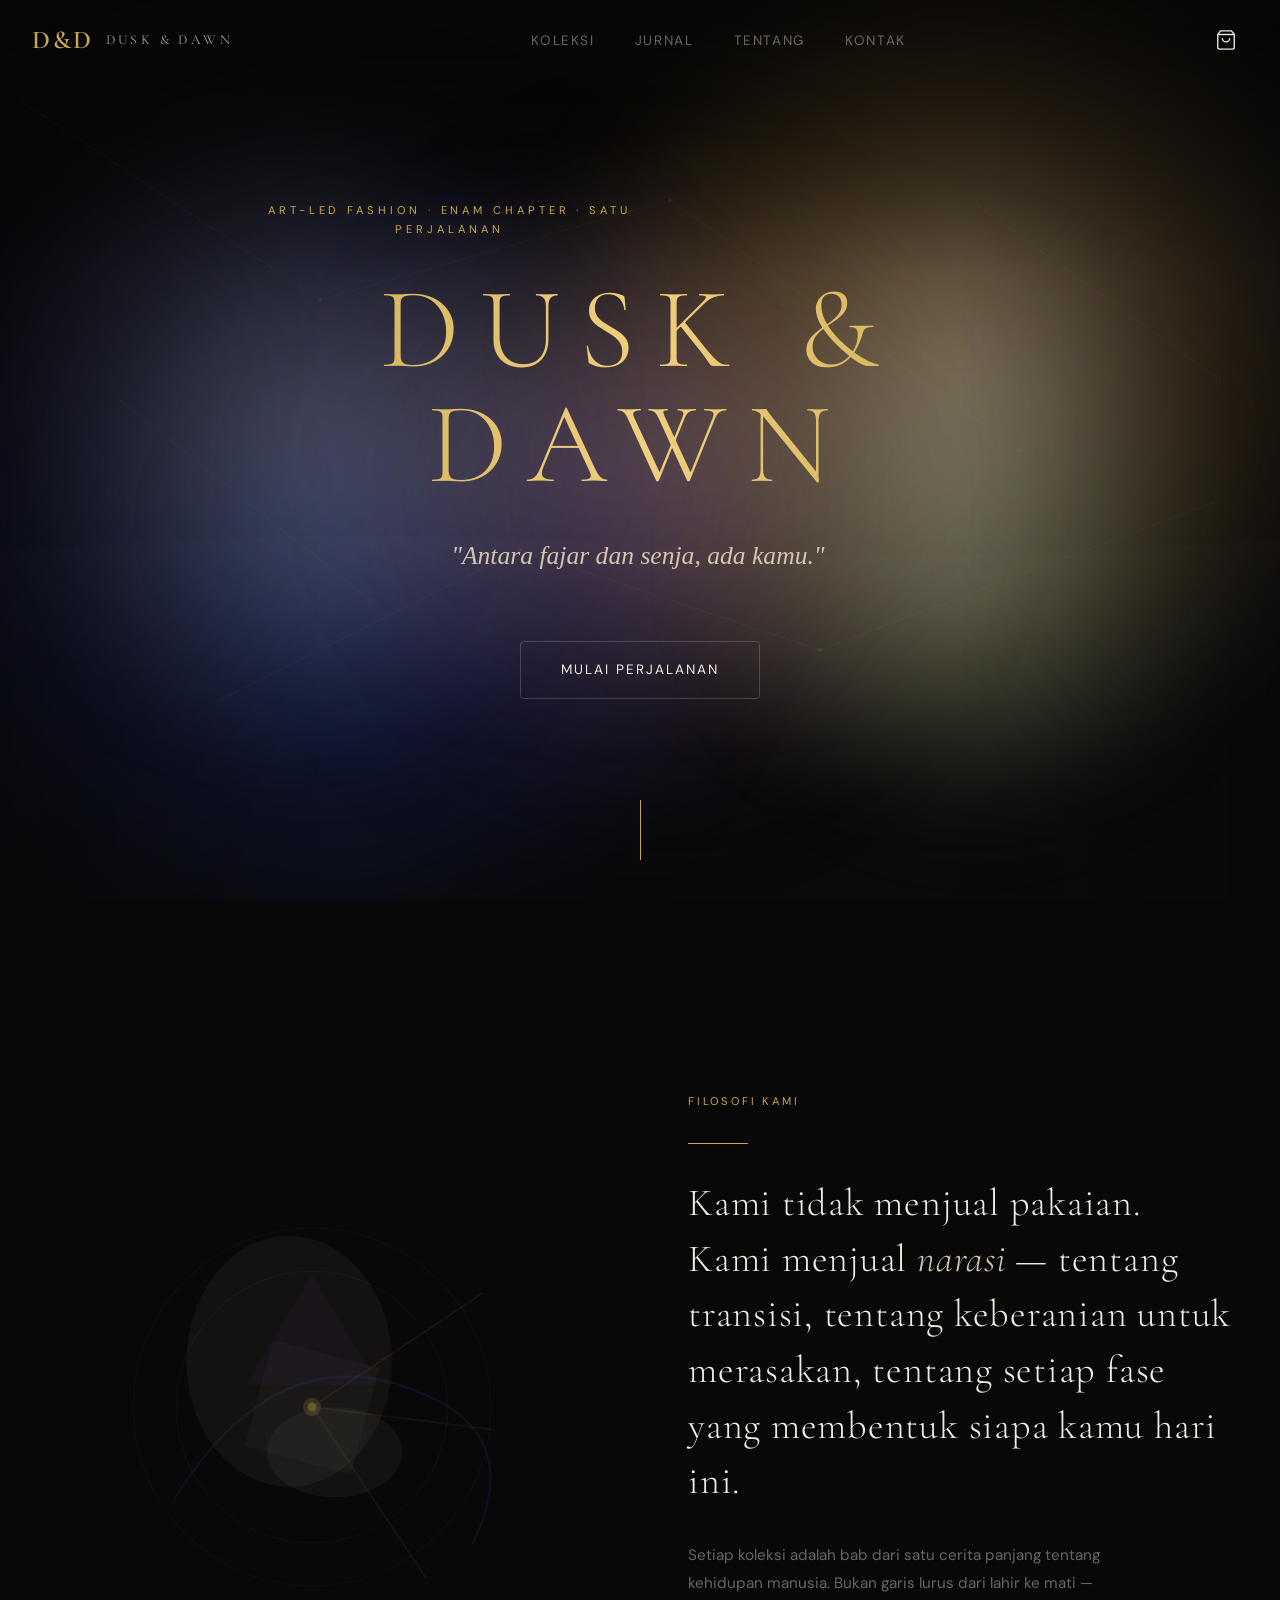
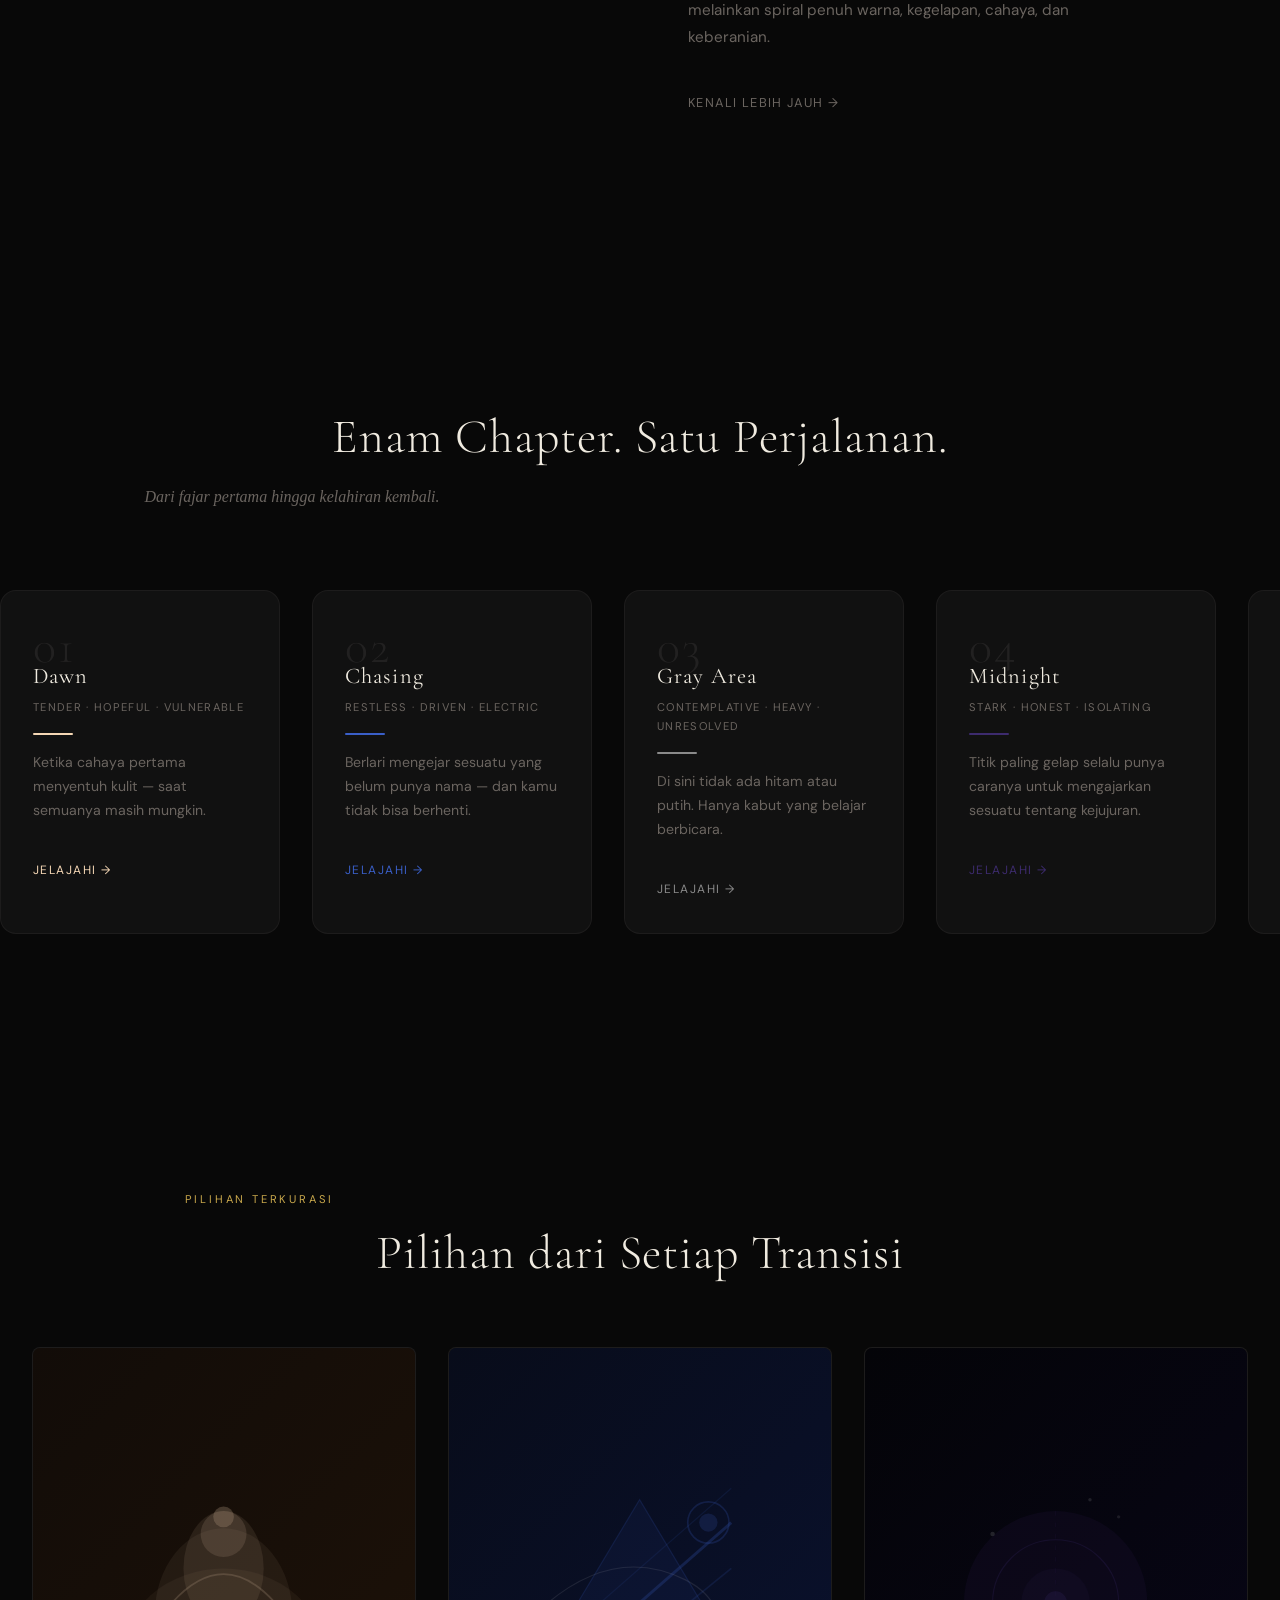
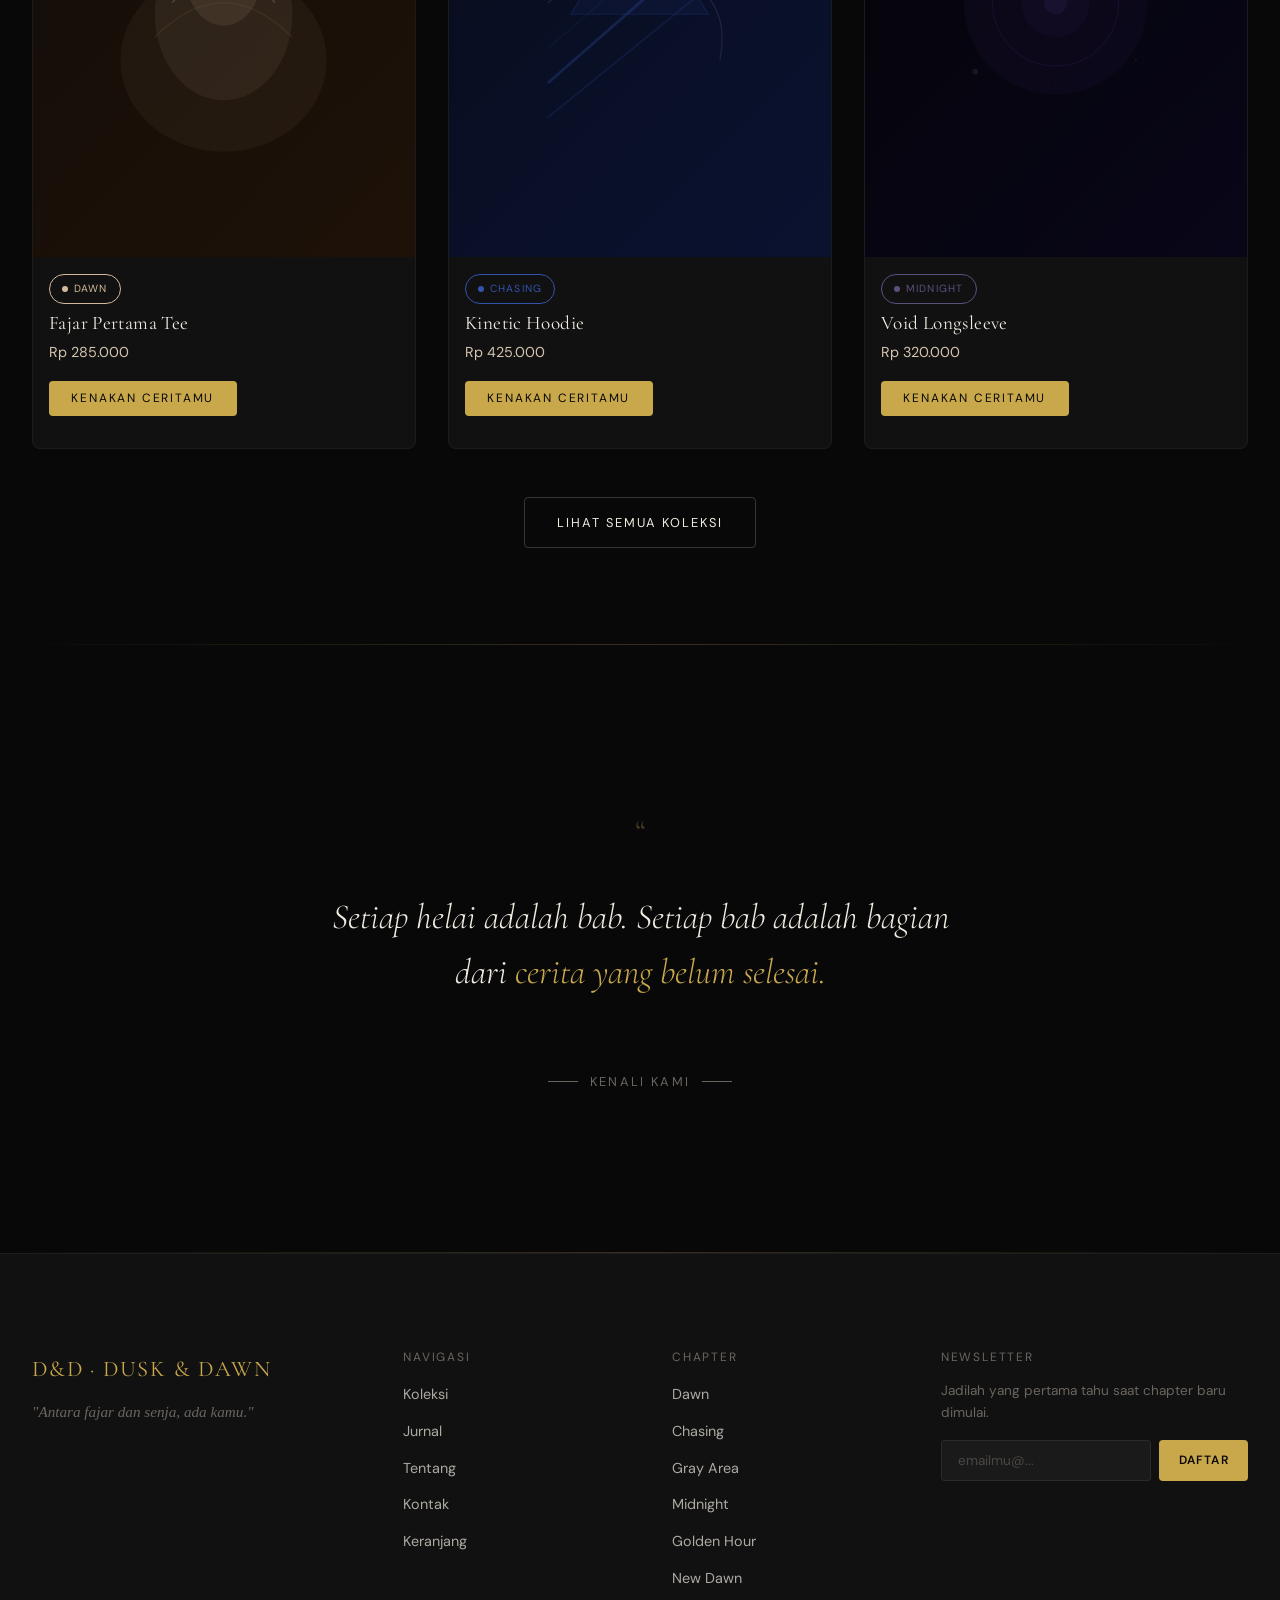
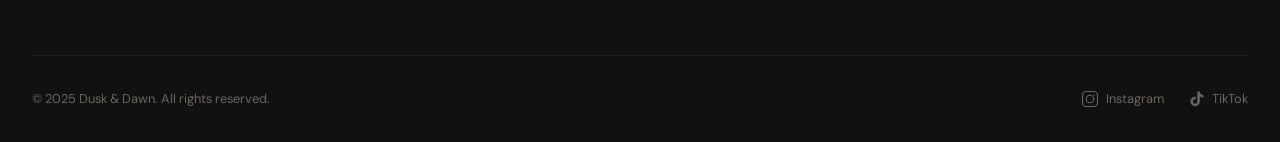
<file: index.html>
<!DOCTYPE html>
<html lang="id">
<head>
  <meta charset="UTF-8">
  <meta name="viewport" content="width=device-width, initial-scale=1.0">
  <title>Dusk &amp; Dawn — Antara Fajar dan Senja, Ada Kamu</title>
  <meta name="description" content="Brand fashion art-led yang menjual narasi tentang transisi kehidupan manusia. Enam chapter, satu perjalanan.">
  <meta property="og:title" content="Dusk & Dawn — Antara Fajar dan Senja, Ada Kamu">
  <meta property="og:description" content="Kami tidak menjual pakaian. Kami menjual narasi tentang transisi kehidupan manusia.">
  <meta property="og:type" content="website">
  <link rel="preconnect" href="https://fonts.googleapis.com">
  <link rel="preconnect" href="https://fonts.gstatic.com" crossorigin>
  <link href="https://fonts.googleapis.com/css2?family=Cormorant+Garamond:ital,wght@0,300;0,400;0,500;1,300;1,400&family=DM+Sans:wght@300;400;500&family=IM+Fell+English:ital@0;1&display=swap" rel="stylesheet">
  <link rel="stylesheet" href="assets/css/main.css">
  <link rel="stylesheet" href="assets/css/components.css">
  <link rel="stylesheet" href="assets/css/animations.css">
  <link rel="stylesheet" href="assets/css/home.css">
</head>
<body>

  <!-- SKIP LINK -->
  <a href="#main-content" class="skip-link">Langsung ke konten</a>

  <!-- NAVBAR -->
  <nav class="navbar" role="navigation" aria-label="Navigasi utama">
    <div class="navbar__inner">
      <a href="index.html" class="navbar__logo" aria-label="Dusk & Dawn - Beranda">
        <span class="navbar__logo-mark">D&amp;D</span>
        <span class="navbar__logo-wordmark">DUSK &amp; DAWN</span>
      </a>
      <ul class="navbar__links" role="list">
        <li><a href="collections.html" class="navbar__link">Koleksi</a></li>
        <li><a href="journal.html" class="navbar__link">Jurnal</a></li>
        <li><a href="about.html" class="navbar__link">Tentang</a></li>
        <li><a href="contact.html" class="navbar__link">Kontak</a></li>
      </ul>
      <div style="display:flex;align-items:center;gap:1rem;">
        <a href="cart.html" class="navbar__cart" aria-label="Keranjang belanja">
          <svg viewBox="0 0 24 24" aria-hidden="true">
            <path d="M6 2L3 6v14a2 2 0 002 2h14a2 2 0 002-2V6l-3-4z"/>
            <line x1="3" y1="6" x2="21" y2="6"/>
            <path d="M16 10a4 4 0 01-8 0"/>
          </svg>
          <span class="cart-badge" aria-live="polite"></span>
        </a>
        <button class="navbar__hamburger" aria-label="Menu" aria-expanded="false" aria-controls="mobile-nav">
          <span></span>
          <span></span>
          <span></span>
        </button>
      </div>
    </div>
  </nav>

  <!-- MOBILE NAV -->
  <div class="mobile-nav" id="mobile-nav" role="dialog" aria-modal="true" aria-label="Menu navigasi">
    <a href="index.html" class="mobile-nav__link">Beranda</a>
    <a href="collections.html" class="mobile-nav__link">Koleksi</a>
    <a href="journal.html" class="mobile-nav__link">Jurnal</a>
    <a href="about.html" class="mobile-nav__link">Tentang</a>
    <a href="contact.html" class="mobile-nav__link">Kontak</a>
    <a href="cart.html" class="mobile-nav__link">Keranjang</a>
  </div>

  <!-- MAIN CONTENT -->
  <main id="main-content">

    <!-- ===== HERO ===== -->
    <section class="hero" aria-label="Hero">
      <div class="hero__bg" aria-hidden="true">
        <!-- Pure CSS fog system — no JS animation, fully GPU-composited -->
        <!-- Layer 1: warm dawn glow top-right, slow drift -->
        <div class="fog-layer fog-layer--1"></div>
        <!-- Layer 2: cool chasing blue bottom-left -->
        <div class="fog-layer fog-layer--2"></div>
        <!-- Layer 3: gold centre pulse -->
        <div class="fog-layer fog-layer--3"></div>
        <!-- Layer 4: deep void, bottom center -->
        <div class="fog-layer fog-layer--4"></div>
        <!-- Layer 5: gossamer mid-layer -->
        <div class="fog-layer fog-layer--5"></div>
        <!-- Layer 6: ultra-wide ambient base -->
        <div class="fog-layer fog-layer--6"></div>
        <!-- Layer 7: micro shimmer -->
        <div class="fog-layer fog-layer--7"></div>
        <!-- Layer 8: edge bleed -->
        <div class="fog-layer fog-layer--8"></div>

        <!-- Static SVG constellation (no animation = no jank) -->
        <svg class="hero__bg-svg" viewBox="0 0 1440 900" preserveAspectRatio="xMidYMid slice" xmlns="http://www.w3.org/2000/svg">
          <g stroke="rgba(240,235,224,0.035)" stroke-width="1" fill="none">
            <line x1="100" y1="100" x2="400" y2="300"/>
            <line x1="400" y1="300" x2="750" y2="200"/>
            <line x1="750" y1="200" x2="1100" y2="450"/>
            <line x1="300" y1="700" x2="600" y2="550"/>
            <line x1="600" y1="550" x2="900" y2="650"/>
            <line x1="900" y1="650" x2="1300" y2="500"/>
            <line x1="200" y1="400" x2="450" y2="600"/>
            <line x1="1050" y1="200" x2="1300" y2="380"/>
          </g>
          <g fill="rgba(240,235,224,0.07)">
            <circle cx="400" cy="300" r="1.5"/>
            <circle cx="750" cy="200" r="2"/>
            <circle cx="1100" cy="450" r="1.5"/>
            <circle cx="600" cy="550" r="1.5"/>
            <circle cx="900" cy="650" r="2"/>
            <circle cx="1300" cy="380" r="1"/>
            <circle cx="450" cy="600" r="1"/>
          </g>
          <!-- Subtle horizon gradient plane -->
          <path d="M0 560 Q360 520 720 545 Q1080 570 1440 530 L1440 900 L0 900 Z" fill="rgba(255,255,255,0.012)"/>
        </svg>
      </div>

      <div class="hero__content">
        <p class="hero__eyebrow" style="text-align:center;display:block;width:100%;">Art-Led Fashion · Enam Chapter · Satu Perjalanan</p>
        <h1 class="hero__title shimmer-text">DUSK &amp; DAWN</h1>
        <p class="hero__tagline text-accent">"Antara fajar dan senja, ada kamu."</p>
        <div class="hero__cta">
          <a href="collections.html" class="btn btn--outline btn--lg">Mulai Perjalanan</a>
        </div>
      </div>

      <!-- Scroll indicator -->
      <div class="scroll-indicator" aria-hidden="true">
        <div class="scroll-indicator__line"></div>
      </div>
    </section>

    <!-- ===== PHILOSOPHY ===== -->
    <section class="philosophy section" aria-labelledby="philosophy-heading">
      <div class="container">
        <div class="philosophy__grid">

          <!-- Abstract SVG visual -->
          <div class="philosophy__visual" data-reveal="slide-right">
            <div class="philosophy__svg-wrap">
              <svg viewBox="0 0 400 400" xmlns="http://www.w3.org/2000/svg" aria-hidden="true">
                <!-- Layered organic forms representing life's complexity -->
                <circle cx="200" cy="200" r="160" fill="none" stroke="rgba(201,168,76,0.08)" stroke-width="1"/>
                <circle cx="200" cy="200" r="120" fill="none" stroke="rgba(201,168,76,0.1)" stroke-width="0.8"/>

                <!-- Dawn bloom -->
                <ellipse cx="180" cy="160" rx="90" ry="110" fill="rgba(245,215,181,0.07)" transform="rotate(-20,180,160)"/>
                <!-- Chasing vector -->
                <path d="M80 280 Q180 120 320 200 Q380 240 340 320" stroke="rgba(58,95,200,0.15)" stroke-width="2" fill="none"/>
                <!-- Gray area texture -->
                <rect x="150" y="150" width="100" height="100" fill="rgba(138,138,138,0.05)" transform="rotate(15,200,200)"/>
                <!-- Void fragment -->
                <polygon points="200,80 260,180 140,180" fill="rgba(61,43,110,0.1)"/>
                <!-- Golden rays -->
                <path d="M200 200 L350 100 M200 200 L360 220 M200 200 L300 350" stroke="rgba(212,131,42,0.12)" stroke-width="1.5"/>
                <!-- New dawn light -->
                <ellipse cx="220" cy="240" rx="60" ry="40" fill="rgba(201,232,212,0.07)" transform="rotate(10,220,240)"/>

                <!-- Central core -->
                <circle cx="200" cy="200" r="8" fill="rgba(201,168,76,0.3)"/>
                <circle cx="200" cy="200" r="4" fill="rgba(201,168,76,0.6)"/>
              </svg>
            </div>
          </div>

          <!-- Text block -->
          <div class="philosophy__text-block" data-reveal>
            <p class="philosophy__label" data-reveal data-delay="100">Filosofi Kami</p>
            <div class="divider" style="margin-bottom:2rem;" data-reveal data-delay="150"></div>
            <h2 class="philosophy__statement" data-reveal data-delay="200" id="philosophy-heading">
              Kami tidak menjual pakaian.<br>
              Kami menjual <em>narasi</em> — tentang transisi, tentang keberanian
              untuk merasakan, tentang setiap fase yang membentuk siapa
              kamu hari ini.
            </h2>
            <p class="philosophy__sub" data-reveal data-delay="300">
              Setiap koleksi adalah bab dari satu cerita panjang tentang
              kehidupan manusia. Bukan garis lurus dari lahir ke mati —
              melainkan spiral penuh warna, kegelapan, cahaya, dan keberanian.
            </p>
            <div style="margin-top:2rem;" data-reveal data-delay="400">
              <a href="about.html" class="btn btn--ghost">Kenali lebih jauh →</a>
            </div>
          </div>
        </div>
      </div>
    </section>

    <!-- ===== SIX CHAPTERS ===== -->
    <section class="chapters" aria-labelledby="chapters-heading">
      <div class="chapters__header" data-reveal>
        <h2 class="chapters__title" id="chapters-heading">Enam Chapter. Satu Perjalanan.</h2>
        <p class="chapters__subtitle" style="text-align:center;display:block;width:100%;">Dari fajar pertama hingga kelahiran kembali.</p>
      </div>

      <div class="chapters__track" role="list" aria-label="Enam chapter koleksi">

        <!-- 01 DAWN -->
        <div class="chapter-card" data-chapter="dawn" role="listitem" style="--chapter-accent:#f5d7b5">
          <div class="chapter-card__number">01</div>
          <h3 class="chapter-card__name">Dawn</h3>
          <p class="chapter-card__mood">Tender · Hopeful · Vulnerable</p>
          <div class="chapter-card__bar" style="background:#f5d7b5;"></div>
          <p class="chapter-card__narrative">Ketika cahaya pertama menyentuh kulit — saat semuanya masih mungkin.</p>
          <a href="collections.html#dawn" class="chapter-card__link" aria-label="Jelajahi chapter Dawn">Jelajahi →</a>
        </div>

        <!-- 02 CHASING -->
        <div class="chapter-card" data-chapter="chasing" role="listitem" style="--chapter-accent:#3a5fc8">
          <div class="chapter-card__number">02</div>
          <h3 class="chapter-card__name">Chasing</h3>
          <p class="chapter-card__mood">Restless · Driven · Electric</p>
          <div class="chapter-card__bar" style="background:#3a5fc8;"></div>
          <p class="chapter-card__narrative">Berlari mengejar sesuatu yang belum punya nama — dan kamu tidak bisa berhenti.</p>
          <a href="collections.html#chasing" class="chapter-card__link" aria-label="Jelajahi chapter Chasing">Jelajahi →</a>
        </div>

        <!-- 03 GRAY AREA -->
        <div class="chapter-card" data-chapter="gray" role="listitem" style="--chapter-accent:#8a8a8a">
          <div class="chapter-card__number">03</div>
          <h3 class="chapter-card__name">Gray Area</h3>
          <p class="chapter-card__mood">Contemplative · Heavy · Unresolved</p>
          <div class="chapter-card__bar" style="background:#8a8a8a;"></div>
          <p class="chapter-card__narrative">Di sini tidak ada hitam atau putih. Hanya kabut yang belajar berbicara.</p>
          <a href="collections.html#gray" class="chapter-card__link" aria-label="Jelajahi chapter Gray Area">Jelajahi →</a>
        </div>

        <!-- 04 MIDNIGHT / VOID -->
        <div class="chapter-card" data-chapter="void" role="listitem" style="--chapter-accent:#3d2b6e">
          <div class="chapter-card__number">04</div>
          <h3 class="chapter-card__name">Midnight</h3>
          <p class="chapter-card__mood">Stark · Honest · Isolating</p>
          <div class="chapter-card__bar" style="background:#3d2b6e;"></div>
          <p class="chapter-card__narrative">Titik paling gelap selalu punya caranya untuk mengajarkan sesuatu tentang kejujuran.</p>
          <a href="collections.html#void" class="chapter-card__link" aria-label="Jelajahi chapter Midnight">Jelajahi →</a>
        </div>

        <!-- 05 GOLDEN HOUR -->
        <div class="chapter-card" data-chapter="golden" role="listitem" style="--chapter-accent:#d4832a">
          <div class="chapter-card__number">05</div>
          <h3 class="chapter-card__name">Golden Hour</h3>
          <p class="chapter-card__mood">Nostalgic · Warm · Bittersweet</p>
          <div class="chapter-card__bar" style="background:#d4832a;"></div>
          <p class="chapter-card__narrative">Cahaya amber menyebar — berdamai dengan semua yang telah lewat dan belum tiba.</p>
          <a href="collections.html#golden" class="chapter-card__link" aria-label="Jelajahi chapter Golden Hour">Jelajahi →</a>
        </div>

        <!-- 06 NEW DAWN -->
        <div class="chapter-card" data-chapter="newdawn" role="listitem" style="--chapter-accent:#c9e8d4">
          <div class="chapter-card__number">06</div>
          <h3 class="chapter-card__name">New Dawn</h3>
          <p class="chapter-card__mood">Resolved · Reborn · Powerful</p>
          <div class="chapter-card__bar" style="background:#c9e8d4;"></div>
          <p class="chapter-card__narrative">Setelah semua itu — kamu muncul. Lebih bijak. Berbeda. Baru.</p>
          <a href="collections.html#newdawn" class="chapter-card__link" aria-label="Jelajahi chapter New Dawn">Jelajahi →</a>
        </div>

      </div>
    </section>

    <!-- ===== FEATURED PRODUCTS ===== -->
    <section class="featured section" aria-labelledby="featured-heading">
      <div class="container">
        <div class="featured__header" data-reveal>
          <p class="featured__label">Pilihan Terkurasi</p>
          <h2 class="featured__title" id="featured-heading">Pilihan dari Setiap Transisi</h2>
        </div>

        <div class="featured__grid" data-stagger="150">

          <!-- Product 1: Dawn -->
          <article class="card hover-glow" data-reveal data-chapter="dawn">
            <div class="card__image" style="background:linear-gradient(135deg,#120c08,#1e1208);">
              <svg viewBox="0 0 200 260" xmlns="http://www.w3.org/2000/svg" aria-hidden="true">
                <ellipse cx="100" cy="180" rx="90" ry="80" fill="rgba(245,215,181,0.08)"/>
                <ellipse cx="100" cy="140" rx="60" ry="75" fill="rgba(245,215,181,0.1)"/>
                <ellipse cx="100" cy="100" rx="35" ry="50" fill="rgba(245,215,181,0.15)"/>
                <circle cx="100" cy="70" r="20" fill="rgba(245,215,181,0.22)"/>
                <circle cx="100" cy="55" r="9" fill="rgba(245,215,181,0.35)"/>
                <path d="M55 130 Q100 80 145 130" stroke="rgba(245,215,181,0.3)" stroke-width="1.5" fill="none"/>
                <path d="M40 160 Q100 100 160 160" stroke="rgba(201,168,76,0.2)" stroke-width="1" fill="none"/>
              </svg>
            </div>
            <div class="card__body">
              <span class="badge badge--dawn card__chapter" aria-label="Chapter: Dawn">Dawn</span>
              <h3 class="card__title">Fajar Pertama Tee</h3>
              <p class="card__price">Rp 285.000</p>
              <button class="btn btn--primary btn--sm" data-add-to-cart='{"id":"fp-tee-001","name":"Fajar Pertama Tee","chapter":"dawn","price":285000,"size":"M"}' aria-label="Tambah Fajar Pertama Tee ke keranjang">
                Kenakan Ceritamu
              </button>
            </div>
          </article>

          <!-- Product 2: Chasing -->
          <article class="card hover-glow" data-reveal data-chapter="chasing">
            <div class="card__image" style="background:linear-gradient(135deg,#080c1a,#0a1230);">
              <svg viewBox="0 0 200 260" xmlns="http://www.w3.org/2000/svg" aria-hidden="true">
                <line x1="20" y1="200" x2="180" y2="60" stroke="rgba(58,95,200,0.4)" stroke-width="2.5"/>
                <line x1="20" y1="230" x2="180" y2="100" stroke="rgba(58,95,200,0.25)" stroke-width="1.5"/>
                <line x1="20" y1="170" x2="180" y2="30" stroke="rgba(58,95,200,0.2)" stroke-width="1"/>
                <polygon points="100,40 160,140 40,140" fill="rgba(58,95,200,0.12)" stroke="rgba(58,95,200,0.3)" stroke-width="1"/>
                <circle cx="160" cy="60" r="18" fill="none" stroke="rgba(58,95,200,0.35)" stroke-width="1.5"/>
                <circle cx="160" cy="60" r="8" fill="rgba(58,95,200,0.3)"/>
                <path d="M20 130 Q80 80 140 110 Q180 130 170 180" stroke="rgba(255,255,255,0.15)" stroke-width="1" fill="none"/>
              </svg>
            </div>
            <div class="card__body">
              <span class="badge badge--chasing card__chapter" aria-label="Chapter: Chasing">Chasing</span>
              <h3 class="card__title">Kinetic Hoodie</h3>
              <p class="card__price">Rp 425.000</p>
              <button class="btn btn--primary btn--sm" data-add-to-cart='{"id":"kinetic-hoodie-001","name":"Kinetic Hoodie","chapter":"chasing","price":425000,"size":"M"}' aria-label="Tambah Kinetic Hoodie ke keranjang">
                Kenakan Ceritamu
              </button>
            </div>
          </article>

          <!-- Product 3: Midnight -->
          <article class="card hover-glow" data-reveal data-chapter="void">
            <div class="card__image" style="background:linear-gradient(135deg,#040408,#080618);">
              <svg viewBox="0 0 200 260" xmlns="http://www.w3.org/2000/svg" aria-hidden="true">
                <circle cx="100" cy="130" r="80" fill="rgba(26,16,48,0.5)"/>
                <circle cx="100" cy="130" r="55" fill="none" stroke="rgba(61,43,110,0.4)" stroke-width="1"/>
                <circle cx="100" cy="130" r="30" fill="rgba(61,43,110,0.15)"/>
                <circle cx="100" cy="130" r="10" fill="rgba(61,43,110,0.4)"/>
                <!-- Fragment stars -->
                <circle cx="45" cy="70" r="2" fill="rgba(255,255,255,0.2)"/>
                <circle cx="155" cy="55" r="1.5" fill="rgba(255,255,255,0.15)"/>
                <circle cx="170" cy="180" r="1" fill="rgba(255,255,255,0.1)"/>
                <circle cx="30" cy="190" r="2.5" fill="rgba(255,255,255,0.12)"/>
                <circle cx="130" cy="40" r="1.5" fill="rgba(255,255,255,0.18)"/>
                <path d="M40 130 L160 130" stroke="rgba(61,43,110,0.25)" stroke-width="0.8" stroke-dasharray="4 6"/>
                <path d="M100 50 L100 210" stroke="rgba(61,43,110,0.2)" stroke-width="0.8" stroke-dasharray="4 6"/>
              </svg>
            </div>
            <div class="card__body">
              <span class="badge badge--void card__chapter" aria-label="Chapter: Midnight">Midnight</span>
              <h3 class="card__title">Void Longsleeve</h3>
              <p class="card__price">Rp 320.000</p>
              <button class="btn btn--primary btn--sm" data-add-to-cart='{"id":"void-ls-001","name":"Void Longsleeve","chapter":"void","price":320000,"size":"M"}' aria-label="Tambah Void Longsleeve ke keranjang">
                Kenakan Ceritamu
              </button>
            </div>
          </article>

        </div>

        <div style="text-align:center;margin-top:3rem;" data-reveal>
          <a href="collections.html" class="btn btn--outline">Lihat Semua Koleksi</a>
        </div>
      </div>
    </section>

    <!-- ===== BRAND STORY TEASER ===== -->
    <section class="story-teaser" aria-labelledby="story-heading">
      <div class="story-teaser__inner">
        <div class="story-teaser__ornament" aria-hidden="true">&ldquo;</div>
        <blockquote class="story-teaser__quote" id="story-heading">
          Setiap helai adalah bab. Setiap bab adalah bagian dari
          <span>cerita yang belum selesai.</span>
        </blockquote>
        <a href="about.html" class="story-teaser__cta" aria-label="Kenali Dusk & Dawn lebih jauh">
          Kenali Kami
        </a>
      </div>
    </section>

  </main>

  <!-- ===== FOOTER ===== -->
  <footer class="footer" role="contentinfo">
    <div class="container">
      <div class="footer__grid">

        <!-- Col 1: Brand -->
        <div class="footer__brand">
          <div class="footer__brand-name" aria-label="Dusk & Dawn">D&amp;D · DUSK &amp; DAWN</div>
          <p class="footer__brand-tagline text-accent">"Antara fajar dan senja, ada kamu."</p>
        </div>

        <!-- Col 2: Navigation -->
        <div>
          <h3 class="footer__heading">Navigasi</h3>
          <ul class="footer__link-list" role="list">
            <li><a href="collections.html" class="footer__link">Koleksi</a></li>
            <li><a href="journal.html" class="footer__link">Jurnal</a></li>
            <li><a href="about.html" class="footer__link">Tentang</a></li>
            <li><a href="contact.html" class="footer__link">Kontak</a></li>
            <li><a href="cart.html" class="footer__link">Keranjang</a></li>
          </ul>
        </div>

        <!-- Col 3: Chapters -->
        <div>
          <h3 class="footer__heading">Chapter</h3>
          <ul class="footer__link-list" role="list">
            <li><a href="collections.html#dawn" class="footer__link">Dawn</a></li>
            <li><a href="collections.html#chasing" class="footer__link">Chasing</a></li>
            <li><a href="collections.html#gray" class="footer__link">Gray Area</a></li>
            <li><a href="collections.html#void" class="footer__link">Midnight</a></li>
            <li><a href="collections.html#golden" class="footer__link">Golden Hour</a></li>
            <li><a href="collections.html#newdawn" class="footer__link">New Dawn</a></li>
          </ul>
        </div>

        <!-- Col 4: Newsletter -->
        <div>
          <h3 class="footer__heading">Newsletter</h3>
          <p class="footer__newsletter-text">Jadilah yang pertama tahu saat chapter baru dimulai.</p>
          <form class="footer__newsletter-form" name="newsletter" method="POST" data-netlify="true" aria-label="Form newsletter">
            <input type="hidden" name="form-name" value="newsletter">
            <input type="email" name="email" class="footer__newsletter-input" placeholder="emailmu@..." required aria-label="Alamat email">
            <button type="submit" class="footer__newsletter-btn">Daftar</button>
          </form>
        </div>

      </div>

      <!-- Footer bottom -->
      <div class="footer__bottom">
        <p class="footer__copyright">© 2025 Dusk &amp; Dawn. All rights reserved.</p>
        <div class="footer__socials">
          <a href="https://instagram.com/duskanddawn" target="_blank" rel="noopener noreferrer" class="footer__social-link" aria-label="Instagram Dusk & Dawn">
            <svg viewBox="0 0 24 24" fill="none" stroke="currentColor" stroke-width="1.5" aria-hidden="true">
              <rect x="2" y="2" width="20" height="20" rx="5" ry="5"/>
              <circle cx="12" cy="12" r="5"/>
              <circle cx="17.5" cy="6.5" r="1" fill="currentColor" stroke="none"/>
            </svg>
            Instagram
          </a>
          <a href="https://tiktok.com/@duskanddawn" target="_blank" rel="noopener noreferrer" class="footer__social-link" aria-label="TikTok Dusk & Dawn">
            <svg viewBox="0 0 24 24" fill="currentColor" aria-hidden="true">
              <path d="M19.59 6.69a4.83 4.83 0 01-3.77-4.25V2h-3.45v13.67a2.89 2.89 0 01-2.88 2.5 2.89 2.89 0 01-2.89-2.89 2.89 2.89 0 012.89-2.89c.28 0 .54.04.79.1V9.01a6.27 6.27 0 00-.79-.05 6.34 6.34 0 00-6.34 6.34 6.34 6.34 0 006.34 6.34 6.34 6.34 0 006.33-6.34V8.69a8.18 8.18 0 004.79 1.53V6.77a4.85 4.85 0 01-1.03-.08z"/>
            </svg>
            TikTok
          </a>
        </div>
      </div>
    </div>
  </footer>

  <script src="assets/js/main.js"></script>
  <script src="assets/js/animations.js"></script>
  <script src="assets/js/cart.js"></script>
  <script src="assets/js/home.js"></script>

</body>
</html>
</file>
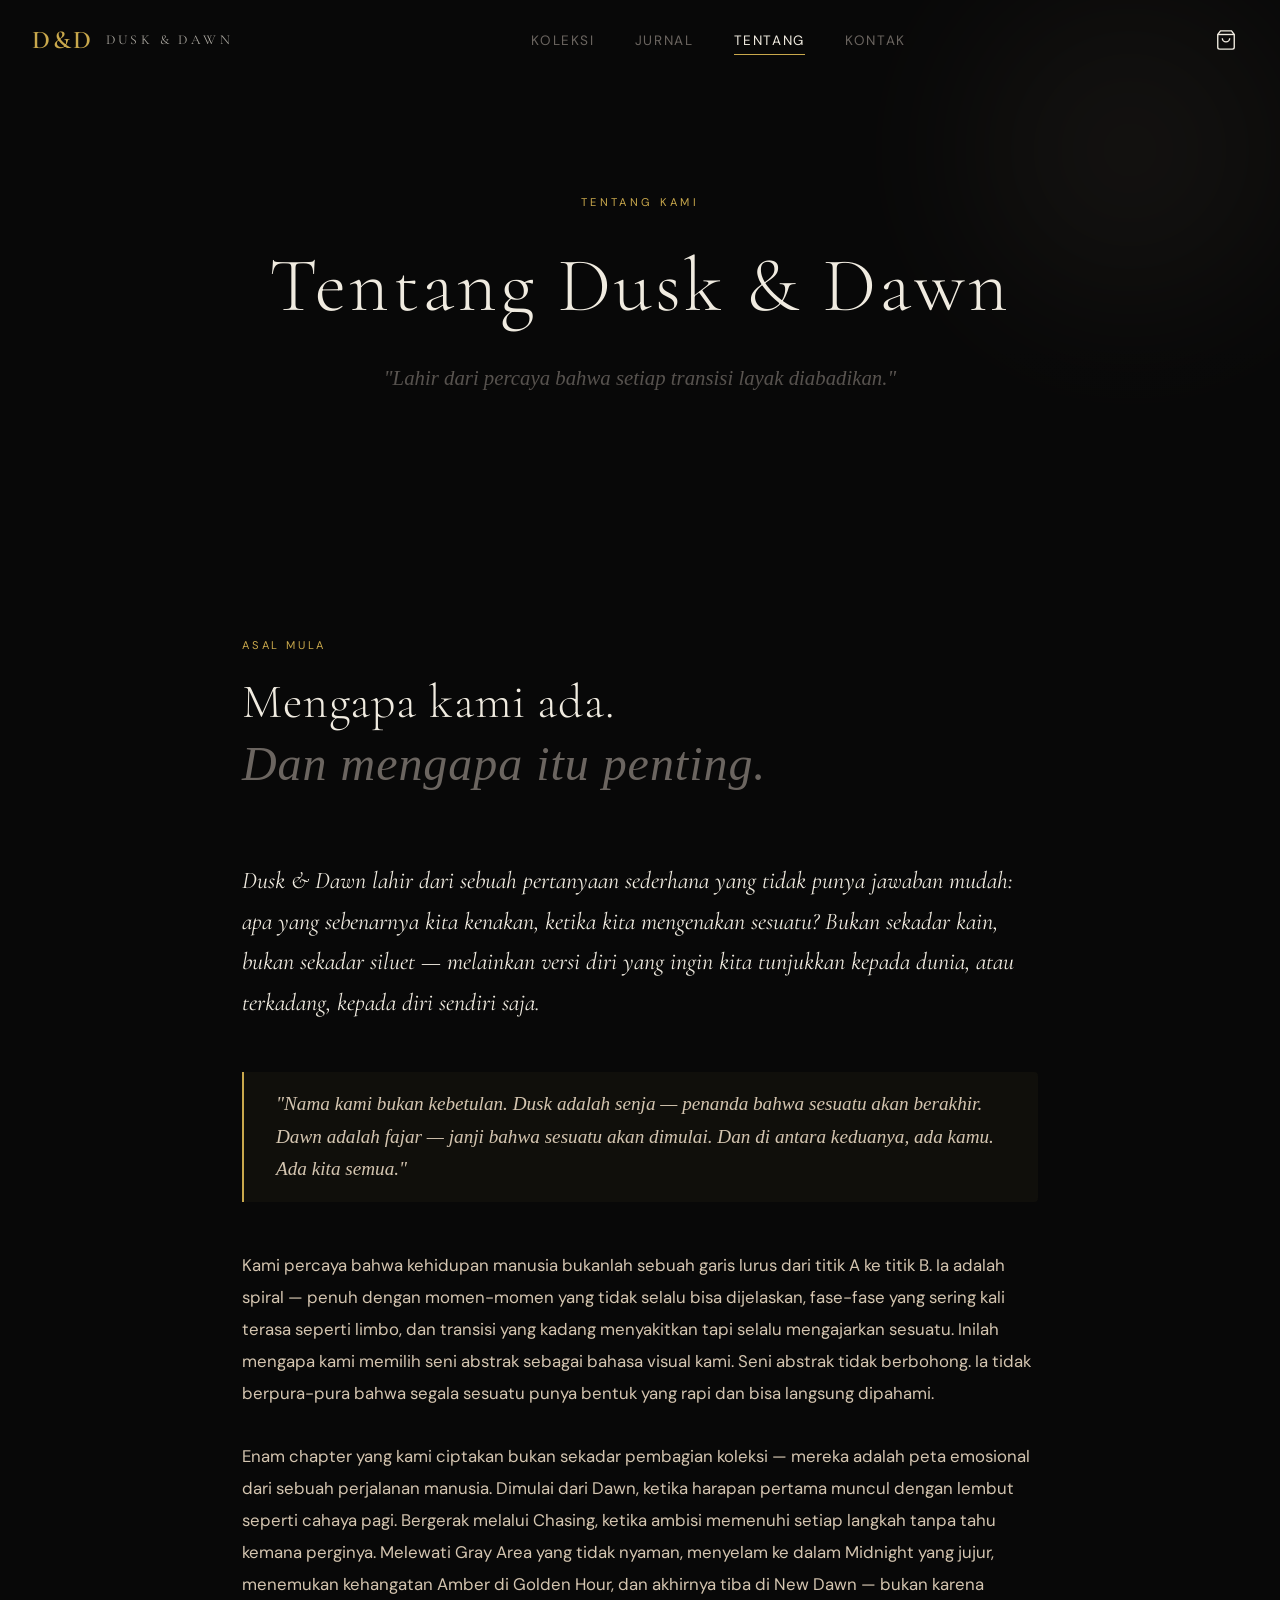
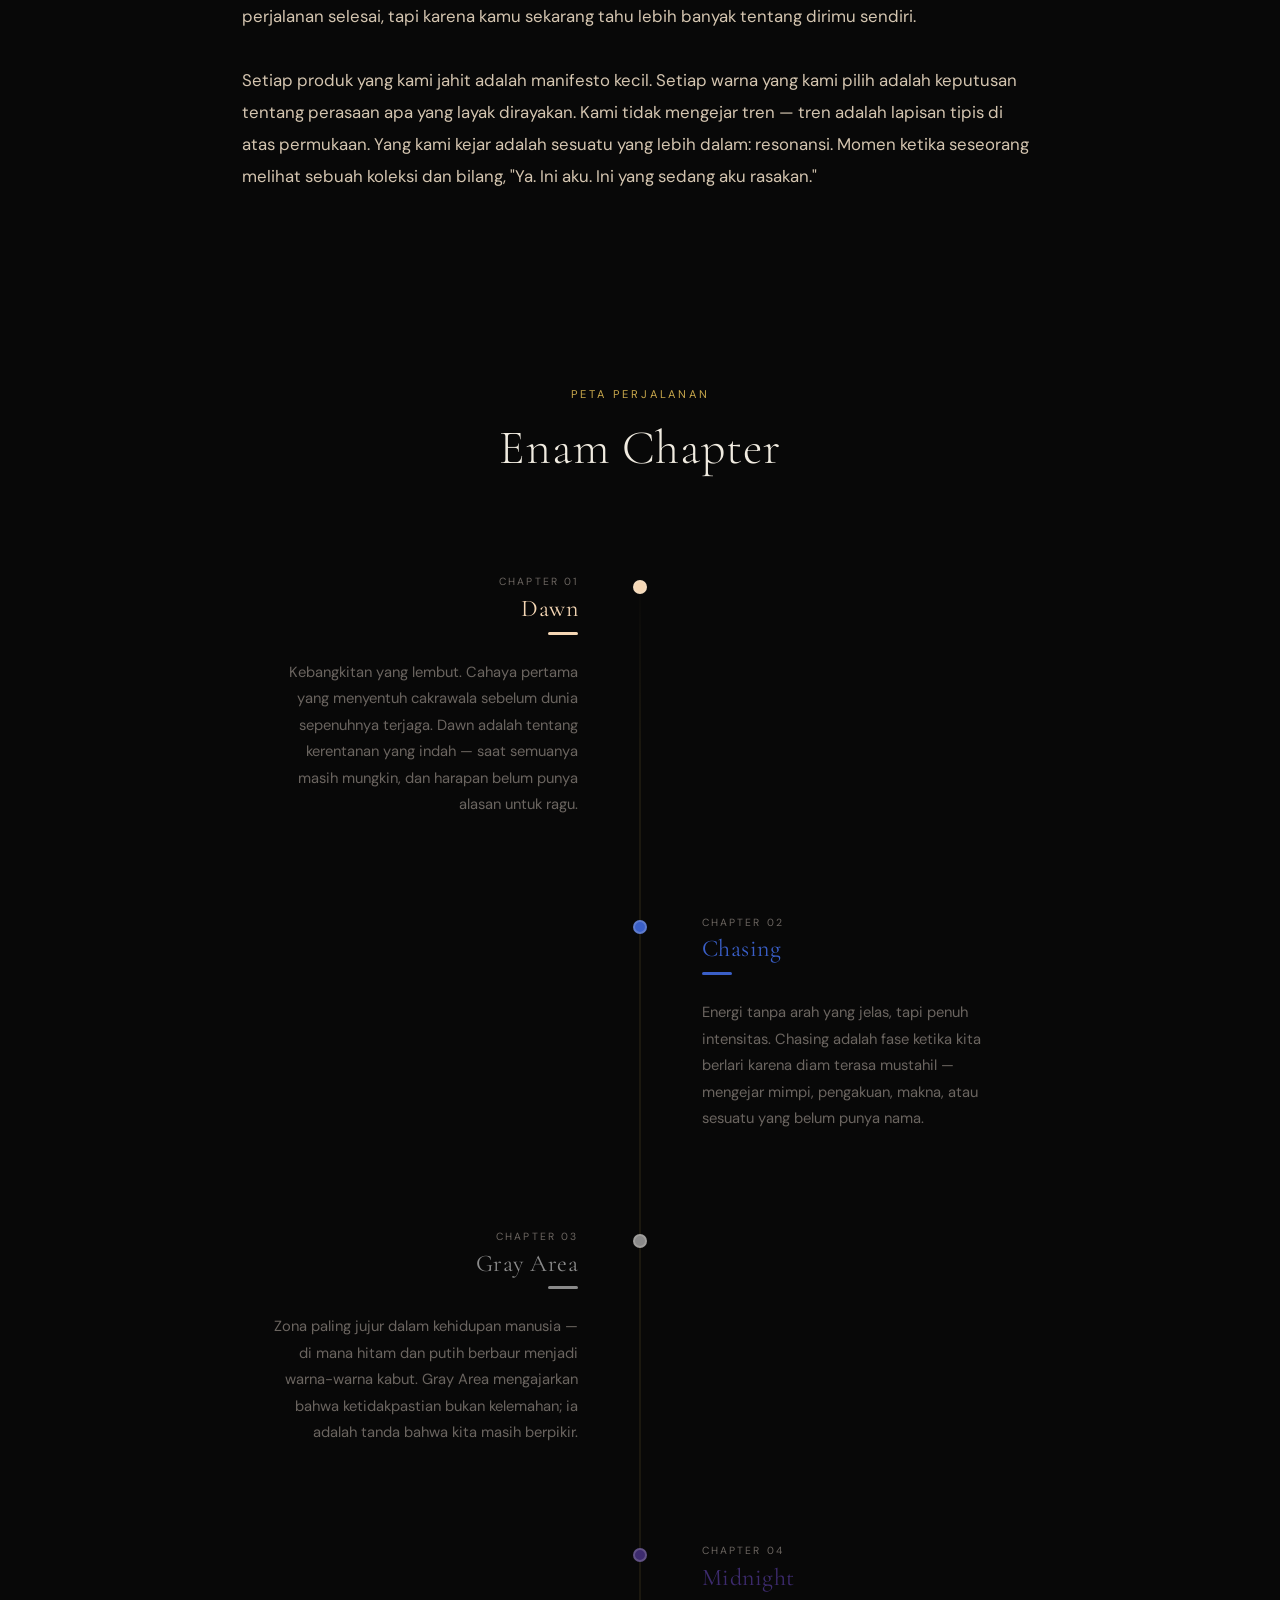
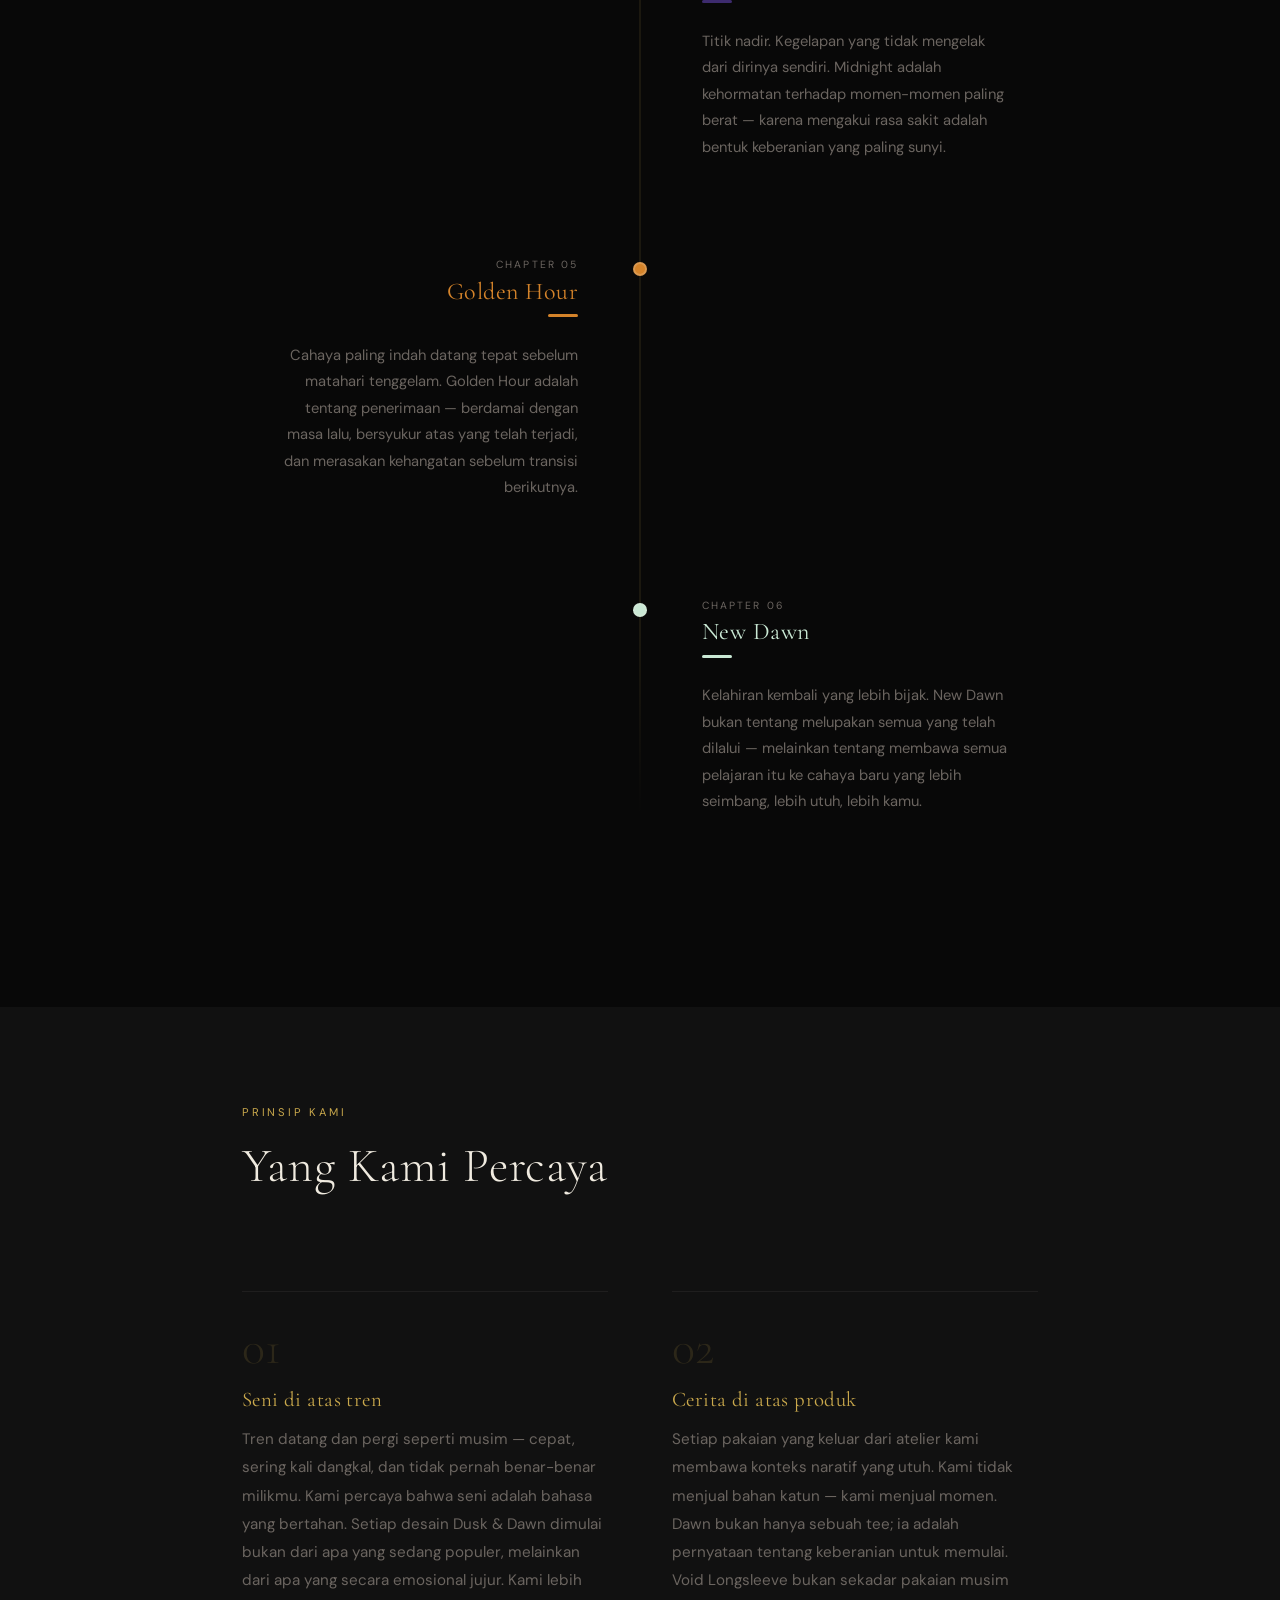
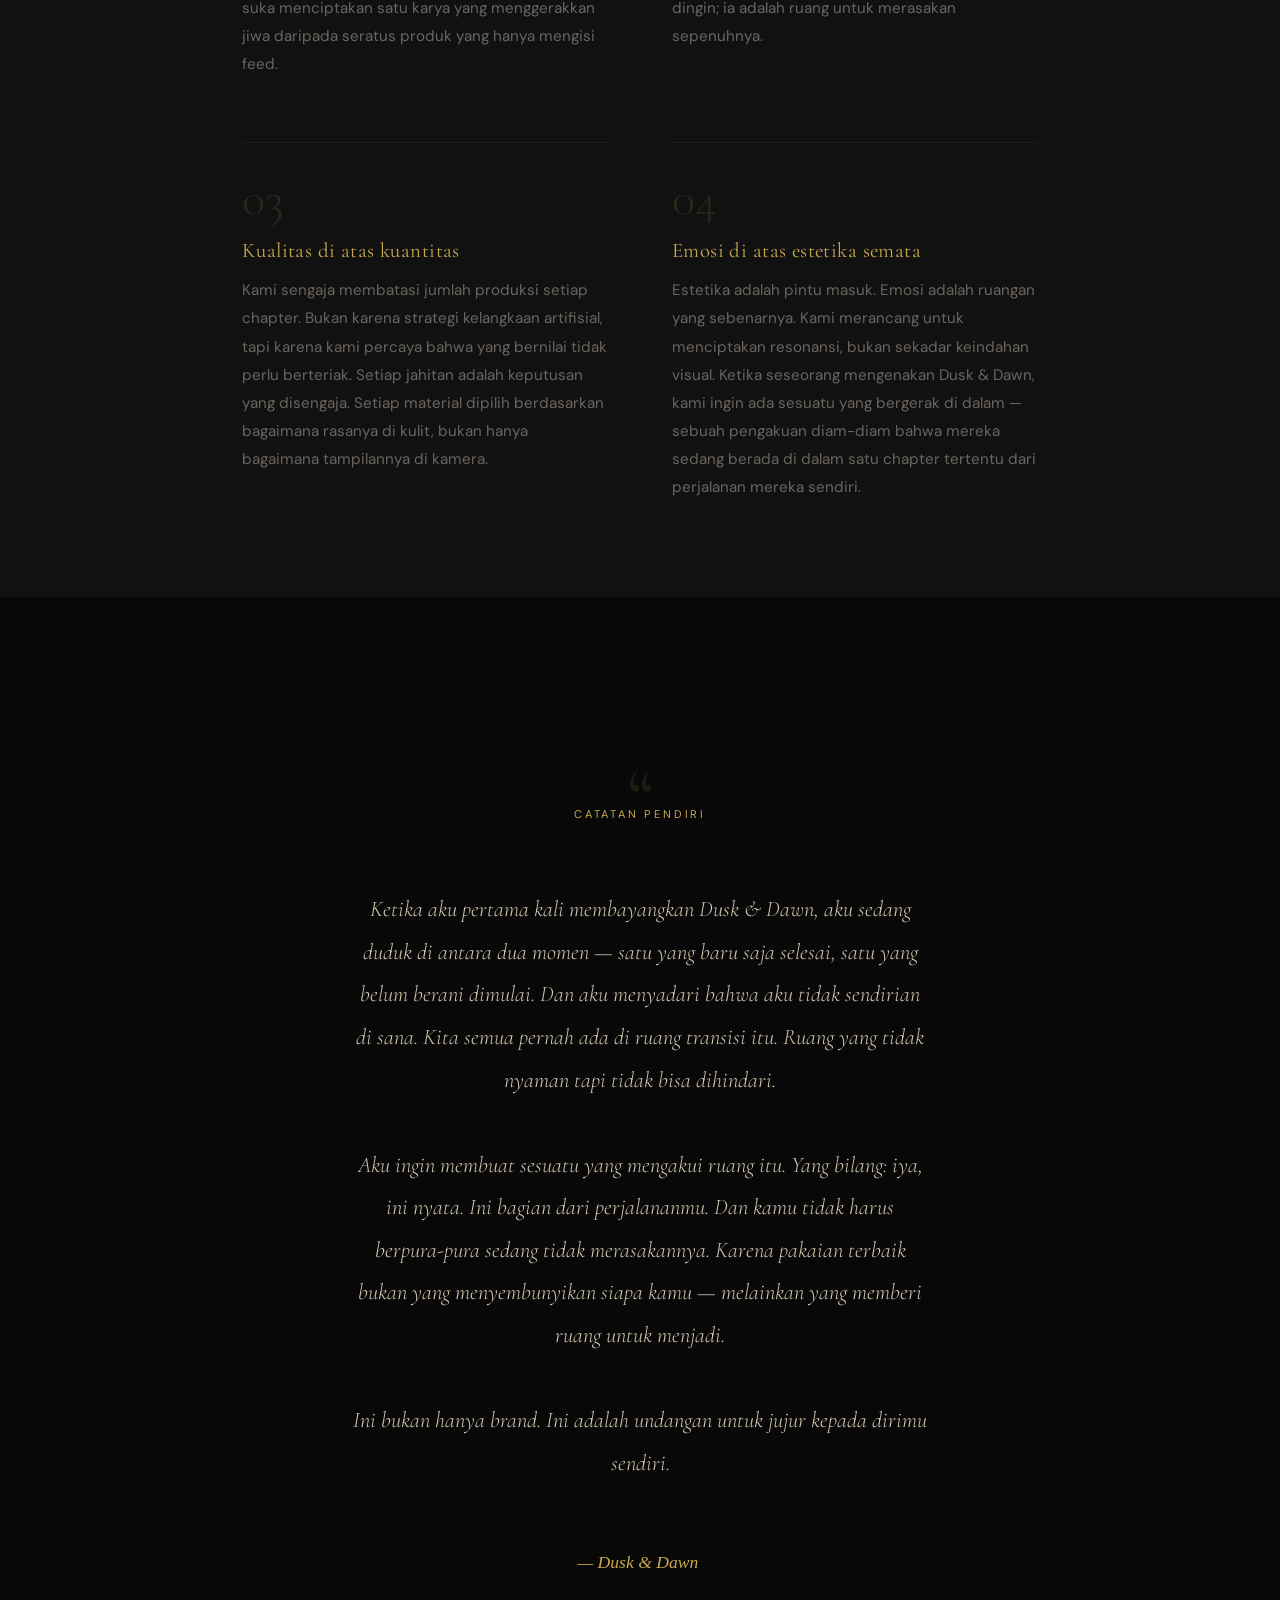
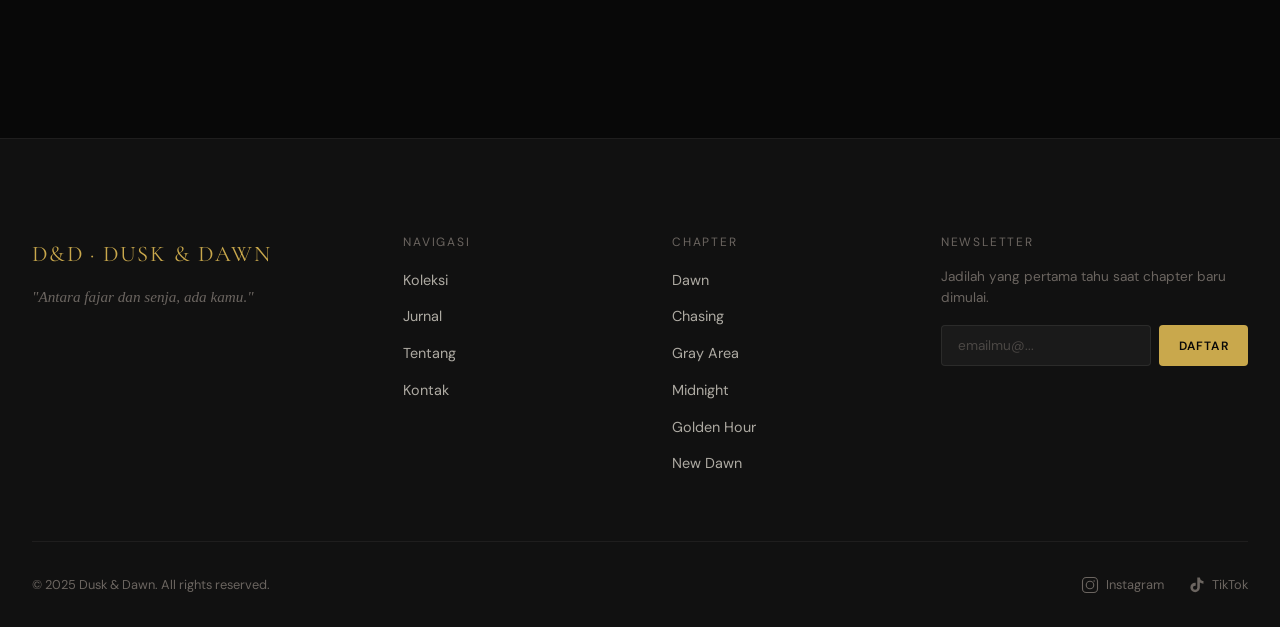
<file: about.html>
<!DOCTYPE html>
<html lang="id">
<head>
  <meta charset="UTF-8">
  <meta name="viewport" content="width=device-width, initial-scale=1.0">
  <title>Tentang Kami — Dusk &amp; Dawn</title>
  <meta name="description" content="Lahir dari percaya bahwa setiap transisi layak diabadikan. Cerita tentang mengapa Dusk & Dawn ada, dan enam chapter yang membentuk perjalanan manusia.">
  <link rel="preconnect" href="https://fonts.googleapis.com">
  <link rel="preconnect" href="https://fonts.gstatic.com" crossorigin>
  <link href="https://fonts.googleapis.com/css2?family=Cormorant+Garamond:ital,wght@0,300;0,400;0,500;1,300;1,400&family=DM+Sans:wght@300;400;500&family=IM+Fell+English:ital@0;1&display=swap" rel="stylesheet">
  <link rel="stylesheet" href="assets/css/main.css">
  <link rel="stylesheet" href="assets/css/components.css">
  <link rel="stylesheet" href="assets/css/animations.css">
  <link rel="stylesheet" href="assets/css/about.css">
</head>
<body>

  <a href="#main-content" class="skip-link">Langsung ke konten</a>

  <!-- NAVBAR -->
  <nav class="navbar" role="navigation" aria-label="Navigasi utama">
    <div class="navbar__inner">
      <a href="index.html" class="navbar__logo" aria-label="Dusk & Dawn - Beranda">
        <span class="navbar__logo-mark">D&amp;D</span>
        <span class="navbar__logo-wordmark">DUSK &amp; DAWN</span>
      </a>
      <ul class="navbar__links" role="list">
        <li><a href="collections.html" class="navbar__link">Koleksi</a></li>
        <li><a href="journal.html" class="navbar__link">Jurnal</a></li>
        <li><a href="about.html" class="navbar__link">Tentang</a></li>
        <li><a href="contact.html" class="navbar__link">Kontak</a></li>
      </ul>
      <div style="display:flex;align-items:center;gap:1rem;">
        <a href="cart.html" class="navbar__cart" aria-label="Keranjang belanja">
          <svg viewBox="0 0 24 24" aria-hidden="true"><path d="M6 2L3 6v14a2 2 0 002 2h14a2 2 0 002-2V6l-3-4z"/><line x1="3" y1="6" x2="21" y2="6"/><path d="M16 10a4 4 0 01-8 0"/></svg>
          <span class="cart-badge" aria-live="polite"></span>
        </a>
        <button class="navbar__hamburger" aria-label="Menu" aria-expanded="false">
          <span></span><span></span><span></span>
        </button>
      </div>
    </div>
  </nav>

  <div class="mobile-nav" role="dialog" aria-modal="true" aria-label="Menu navigasi">
    <a href="index.html" class="mobile-nav__link">Beranda</a>
    <a href="collections.html" class="mobile-nav__link">Koleksi</a>
    <a href="journal.html" class="mobile-nav__link">Jurnal</a>
    <a href="about.html" class="mobile-nav__link">Tentang</a>
    <a href="contact.html" class="mobile-nav__link">Kontak</a>
    <a href="cart.html" class="mobile-nav__link">Keranjang</a>
  </div>

  <main id="main-content">

    <!-- ===== ABOUT HERO ===== -->
    <section class="about-hero" aria-label="Hero tentang kami">
      <div class="hero-blob hero-blob--1" aria-hidden="true" style="opacity:0.06;"></div>
      <p class="about-hero__label" data-reveal>Tentang Kami</p>
      <h1 class="about-hero__title" data-reveal data-delay="100">Tentang Dusk &amp; Dawn</h1>
      <p class="about-hero__subtitle text-accent" data-reveal data-delay="200">
        "Lahir dari percaya bahwa setiap transisi layak diabadikan."
      </p>
    </section>

    <!-- ===== ORIGIN STORY ===== -->
    <section class="origin" aria-labelledby="origin-heading">
      <div class="origin__inner">
        <div class="origin__header" data-reveal>
          <span class="origin__label">Asal Mula</span>
          <h2 class="origin__title" id="origin-heading">
            Mengapa kami ada.<br>
            <span class="text-accent" style="font-style:italic;color:var(--text-muted);">Dan mengapa itu penting.</span>
          </h2>
        </div>

        <div class="origin__prose">
          <p class="origin__para origin__para--lead" data-reveal>
            Dusk &amp; Dawn lahir dari sebuah pertanyaan sederhana yang tidak punya jawaban mudah:
            apa yang sebenarnya kita kenakan, ketika kita mengenakan sesuatu? Bukan sekadar kain,
            bukan sekadar siluet — melainkan versi diri yang ingin kita tunjukkan kepada dunia,
            atau terkadang, kepada diri sendiri saja.
          </p>

          <div class="origin__pull-quote" data-reveal>
            "Nama kami bukan kebetulan. Dusk adalah senja — penanda bahwa sesuatu akan berakhir.
             Dawn adalah fajar — janji bahwa sesuatu akan dimulai. Dan di antara keduanya,
             ada kamu. Ada kita semua."
          </div>

          <p class="origin__para" data-reveal>
            Kami percaya bahwa kehidupan manusia bukanlah sebuah garis lurus dari titik A ke titik B.
            Ia adalah spiral — penuh dengan momen-momen yang tidak selalu bisa dijelaskan, fase-fase
            yang sering kali terasa seperti limbo, dan transisi yang kadang menyakitkan tapi selalu
            mengajarkan sesuatu. Inilah mengapa kami memilih seni abstrak sebagai bahasa visual kami.
            Seni abstrak tidak berbohong. Ia tidak berpura-pura bahwa segala sesuatu punya bentuk yang
            rapi dan bisa langsung dipahami.
          </p>

          <p class="origin__para" data-reveal>
            Enam chapter yang kami ciptakan bukan sekadar pembagian koleksi — mereka adalah peta
            emosional dari sebuah perjalanan manusia. Dimulai dari Dawn, ketika harapan pertama
            muncul dengan lembut seperti cahaya pagi. Bergerak melalui Chasing, ketika ambisi
            memenuhi setiap langkah tanpa tahu kemana perginya. Melewati Gray Area yang tidak
            nyaman, menyelam ke dalam Midnight yang jujur, menemukan kehangatan Amber di Golden Hour,
            dan akhirnya tiba di New Dawn — bukan karena perjalanan selesai, tapi karena kamu
            sekarang tahu lebih banyak tentang dirimu sendiri.
          </p>

          <p class="origin__para" data-reveal>
            Setiap produk yang kami jahit adalah manifesto kecil. Setiap warna yang kami pilih
            adalah keputusan tentang perasaan apa yang layak dirayakan. Kami tidak mengejar tren
            — tren adalah lapisan tipis di atas permukaan. Yang kami kejar adalah sesuatu yang
            lebih dalam: resonansi. Momen ketika seseorang melihat sebuah koleksi dan bilang,
            "Ya. Ini aku. Ini yang sedang aku rasakan."
          </p>
        </div>
      </div>
    </section>

    <!-- ===== TIMELINE ===== -->
    <section class="timeline" aria-labelledby="timeline-heading">
      <div class="timeline__header" data-reveal>
        <span class="timeline__label">Peta Perjalanan</span>
        <h2 class="timeline__title" id="timeline-heading">Enam Chapter</h2>
      </div>

      <div class="timeline__track">

        <!-- 01 DAWN -->
        <div class="timeline-item" data-reveal style="--chapter-color: #f5d7b5">
          <div class="timeline-item__content">
            <div class="timeline-item__chapter-num">Chapter 01</div>
            <h3 class="timeline-item__name">Dawn</h3>
            <span class="timeline-item__swatch"></span>
            <p class="timeline-item__narrative">
              Kebangkitan yang lembut. Cahaya pertama yang menyentuh cakrawala sebelum dunia sepenuhnya terjaga.
              Dawn adalah tentang kerentanan yang indah — saat semuanya masih mungkin, dan harapan belum punya alasan untuk ragu.
            </p>
          </div>
          <div class="timeline-item__node">
            <div class="timeline-item__dot"></div>
          </div>
          <div class="timeline-item__spacer"></div>
        </div>

        <!-- 02 CHASING -->
        <div class="timeline-item" data-reveal data-delay="100" style="--chapter-color: #3a5fc8">
          <div class="timeline-item__spacer"></div>
          <div class="timeline-item__node">
            <div class="timeline-item__dot"></div>
          </div>
          <div class="timeline-item__content">
            <div class="timeline-item__chapter-num">Chapter 02</div>
            <h3 class="timeline-item__name">Chasing</h3>
            <span class="timeline-item__swatch"></span>
            <p class="timeline-item__narrative">
              Energi tanpa arah yang jelas, tapi penuh intensitas. Chasing adalah fase ketika kita berlari
              karena diam terasa mustahil — mengejar mimpi, pengakuan, makna, atau sesuatu yang belum punya nama.
            </p>
          </div>
        </div>

        <!-- 03 GRAY AREA -->
        <div class="timeline-item" data-reveal data-delay="150" style="--chapter-color: #8a8a8a">
          <div class="timeline-item__content">
            <div class="timeline-item__chapter-num">Chapter 03</div>
            <h3 class="timeline-item__name">Gray Area</h3>
            <span class="timeline-item__swatch"></span>
            <p class="timeline-item__narrative">
              Zona paling jujur dalam kehidupan manusia — di mana hitam dan putih berbaur menjadi
              warna-warna kabut. Gray Area mengajarkan bahwa ketidakpastian bukan kelemahan; ia adalah
              tanda bahwa kita masih berpikir.
            </p>
          </div>
          <div class="timeline-item__node">
            <div class="timeline-item__dot"></div>
          </div>
          <div class="timeline-item__spacer"></div>
        </div>

        <!-- 04 MIDNIGHT -->
        <div class="timeline-item" data-reveal data-delay="200" style="--chapter-color: #3d2b6e">
          <div class="timeline-item__spacer"></div>
          <div class="timeline-item__node">
            <div class="timeline-item__dot"></div>
          </div>
          <div class="timeline-item__content">
            <div class="timeline-item__chapter-num">Chapter 04</div>
            <h3 class="timeline-item__name">Midnight</h3>
            <span class="timeline-item__swatch"></span>
            <p class="timeline-item__narrative">
              Titik nadir. Kegelapan yang tidak mengelak dari dirinya sendiri. Midnight adalah
              kehormatan terhadap momen-momen paling berat — karena mengakui rasa sakit
              adalah bentuk keberanian yang paling sunyi.
            </p>
          </div>
        </div>

        <!-- 05 GOLDEN HOUR -->
        <div class="timeline-item" data-reveal data-delay="250" style="--chapter-color: #d4832a">
          <div class="timeline-item__content">
            <div class="timeline-item__chapter-num">Chapter 05</div>
            <h3 class="timeline-item__name">Golden Hour</h3>
            <span class="timeline-item__swatch"></span>
            <p class="timeline-item__narrative">
              Cahaya paling indah datang tepat sebelum matahari tenggelam. Golden Hour adalah
              tentang penerimaan — berdamai dengan masa lalu, bersyukur atas yang telah terjadi,
              dan merasakan kehangatan sebelum transisi berikutnya.
            </p>
          </div>
          <div class="timeline-item__node">
            <div class="timeline-item__dot"></div>
          </div>
          <div class="timeline-item__spacer"></div>
        </div>

        <!-- 06 NEW DAWN -->
        <div class="timeline-item" data-reveal data-delay="300" style="--chapter-color: #c9e8d4">
          <div class="timeline-item__spacer"></div>
          <div class="timeline-item__node">
            <div class="timeline-item__dot"></div>
          </div>
          <div class="timeline-item__content">
            <div class="timeline-item__chapter-num">Chapter 06</div>
            <h3 class="timeline-item__name">New Dawn</h3>
            <span class="timeline-item__swatch"></span>
            <p class="timeline-item__narrative">
              Kelahiran kembali yang lebih bijak. New Dawn bukan tentang melupakan semua yang
              telah dilalui — melainkan tentang membawa semua pelajaran itu ke cahaya baru
              yang lebih seimbang, lebih utuh, lebih kamu.
            </p>
          </div>
        </div>

      </div>
    </section>

    <!-- ===== BRAND VALUES ===== -->
    <section class="values" aria-labelledby="values-heading">
      <div class="values__inner">
        <div class="values__header" data-reveal>
          <span class="values__label">Prinsip Kami</span>
          <h2 class="values__title" id="values-heading">Yang Kami Percaya</h2>
        </div>

        <div class="values__grid" data-stagger="120">

          <div class="value-item" data-reveal>
            <div class="value-item__number">01</div>
            <h3 class="value-item__title">Seni di atas tren</h3>
            <p class="value-item__prose">
              Tren datang dan pergi seperti musim — cepat, sering kali dangkal, dan tidak pernah
              benar-benar milikmu. Kami percaya bahwa seni adalah bahasa yang bertahan. Setiap
              desain Dusk &amp; Dawn dimulai bukan dari apa yang sedang populer, melainkan dari
              apa yang secara emosional jujur. Kami lebih suka menciptakan satu karya yang
              menggerakkan jiwa daripada seratus produk yang hanya mengisi feed.
            </p>
          </div>

          <div class="value-item" data-reveal data-delay="100">
            <div class="value-item__number">02</div>
            <h3 class="value-item__title">Cerita di atas produk</h3>
            <p class="value-item__prose">
              Setiap pakaian yang keluar dari atelier kami membawa konteks naratif yang utuh.
              Kami tidak menjual bahan katun — kami menjual momen. Dawn bukan hanya sebuah tee;
              ia adalah pernyataan tentang keberanian untuk memulai. Void Longsleeve bukan
              sekadar pakaian musim dingin; ia adalah ruang untuk merasakan sepenuhnya.
            </p>
          </div>

          <div class="value-item" data-reveal>
            <div class="value-item__number">03</div>
            <h3 class="value-item__title">Kualitas di atas kuantitas</h3>
            <p class="value-item__prose">
              Kami sengaja membatasi jumlah produksi setiap chapter. Bukan karena strategi
              kelangkaan artifisial, tapi karena kami percaya bahwa yang bernilai tidak perlu
              berteriak. Setiap jahitan adalah keputusan yang disengaja. Setiap material
              dipilih berdasarkan bagaimana rasanya di kulit, bukan hanya bagaimana tampilannya
              di kamera.
            </p>
          </div>

          <div class="value-item" data-reveal data-delay="100">
            <div class="value-item__number">04</div>
            <h3 class="value-item__title">Emosi di atas estetika semata</h3>
            <p class="value-item__prose">
              Estetika adalah pintu masuk. Emosi adalah ruangan yang sebenarnya. Kami merancang
              untuk menciptakan resonansi, bukan sekadar keindahan visual. Ketika seseorang
              mengenakan Dusk &amp; Dawn, kami ingin ada sesuatu yang bergerak di dalam —
              sebuah pengakuan diam-diam bahwa mereka sedang berada di dalam satu chapter
              tertentu dari perjalanan mereka sendiri.
            </p>
          </div>

        </div>
      </div>
    </section>

    <!-- ===== FOUNDER NOTE ===== -->
    <section class="founder" aria-labelledby="founder-heading">
      <div class="founder__inner">
        <div class="founder__ornament" aria-hidden="true">&ldquo;</div>
        <span class="founder__label" data-reveal>Catatan Pendiri</span>
        <p class="founder__note" data-reveal data-delay="100" id="founder-heading">
          Ketika aku pertama kali membayangkan Dusk &amp; Dawn, aku sedang duduk di antara dua
          momen — satu yang baru saja selesai, satu yang belum berani dimulai. Dan aku
          menyadari bahwa aku tidak sendirian di sana. Kita semua pernah ada di ruang
          transisi itu. Ruang yang tidak nyaman tapi tidak bisa dihindari.
          <br><br>
          Aku ingin membuat sesuatu yang mengakui ruang itu. Yang bilang: iya, ini nyata.
          Ini bagian dari perjalananmu. Dan kamu tidak harus berpura-pura sedang tidak
          merasakannya. Karena pakaian terbaik bukan yang menyembunyikan siapa kamu —
          melainkan yang memberi ruang untuk menjadi.
          <br><br>
          Ini bukan hanya brand. Ini adalah undangan untuk jujur kepada dirimu sendiri.
        </p>
        <p class="founder__signature" data-reveal data-delay="200">— Dusk &amp; Dawn</p>
      </div>
    </section>

  </main>

  <!-- FOOTER -->
  <footer class="footer" role="contentinfo">
    <div class="container">
      <div class="footer__grid">
        <div class="footer__brand">
          <div class="footer__brand-name">D&amp;D · DUSK &amp; DAWN</div>
          <p class="footer__brand-tagline text-accent">"Antara fajar dan senja, ada kamu."</p>
        </div>
        <div>
          <h3 class="footer__heading">Navigasi</h3>
          <ul class="footer__link-list" role="list">
            <li><a href="collections.html" class="footer__link">Koleksi</a></li>
            <li><a href="journal.html" class="footer__link">Jurnal</a></li>
            <li><a href="about.html" class="footer__link">Tentang</a></li>
            <li><a href="contact.html" class="footer__link">Kontak</a></li>
          </ul>
        </div>
        <div>
          <h3 class="footer__heading">Chapter</h3>
          <ul class="footer__link-list" role="list">
            <li><a href="collections.html#dawn" class="footer__link">Dawn</a></li>
            <li><a href="collections.html#chasing" class="footer__link">Chasing</a></li>
            <li><a href="collections.html#gray" class="footer__link">Gray Area</a></li>
            <li><a href="collections.html#void" class="footer__link">Midnight</a></li>
            <li><a href="collections.html#golden" class="footer__link">Golden Hour</a></li>
            <li><a href="collections.html#newdawn" class="footer__link">New Dawn</a></li>
          </ul>
        </div>
        <div>
          <h3 class="footer__heading">Newsletter</h3>
          <p class="footer__newsletter-text">Jadilah yang pertama tahu saat chapter baru dimulai.</p>
          <form class="footer__newsletter-form" name="newsletter" method="POST" data-netlify="true">
            <input type="hidden" name="form-name" value="newsletter">
            <input type="email" name="email" class="footer__newsletter-input" placeholder="emailmu@..." required aria-label="Email newsletter">
            <button type="submit" class="footer__newsletter-btn">Daftar</button>
          </form>
        </div>
      </div>
      <div class="footer__bottom">
        <p class="footer__copyright">© 2025 Dusk &amp; Dawn. All rights reserved.</p>
        <div class="footer__socials">
          <a href="https://instagram.com/duskanddawn" target="_blank" rel="noopener noreferrer" class="footer__social-link" aria-label="Instagram">
            <svg viewBox="0 0 24 24" fill="none" stroke="currentColor" stroke-width="1.5"><rect x="2" y="2" width="20" height="20" rx="5"/><circle cx="12" cy="12" r="5"/><circle cx="17.5" cy="6.5" r="1" fill="currentColor" stroke="none"/></svg>
            Instagram
          </a>
          <a href="https://tiktok.com/@duskanddawn" target="_blank" rel="noopener noreferrer" class="footer__social-link" aria-label="TikTok">
            <svg viewBox="0 0 24 24" fill="currentColor"><path d="M19.59 6.69a4.83 4.83 0 01-3.77-4.25V2h-3.45v13.67a2.89 2.89 0 01-5.77.11 2.89 2.89 0 012.89-2.89c.28 0 .54.04.79.1V9.01a6.27 6.27 0 00-.79-.05 6.34 6.34 0 00-6.34 6.34 6.34 6.34 0 006.34 6.34 6.34 6.34 0 006.33-6.34V8.69a8.18 8.18 0 004.79 1.53V6.77a4.85 4.85 0 01-1.03-.08z"/></svg>
            TikTok
          </a>
        </div>
      </div>
    </div>
  </footer>

  <script src="assets/js/main.js"></script>
  <script src="assets/js/animations.js"></script>
  <script src="assets/js/cart.js"></script>
  <script src="assets/js/home.js"></script>

</body>
</html>
</file>
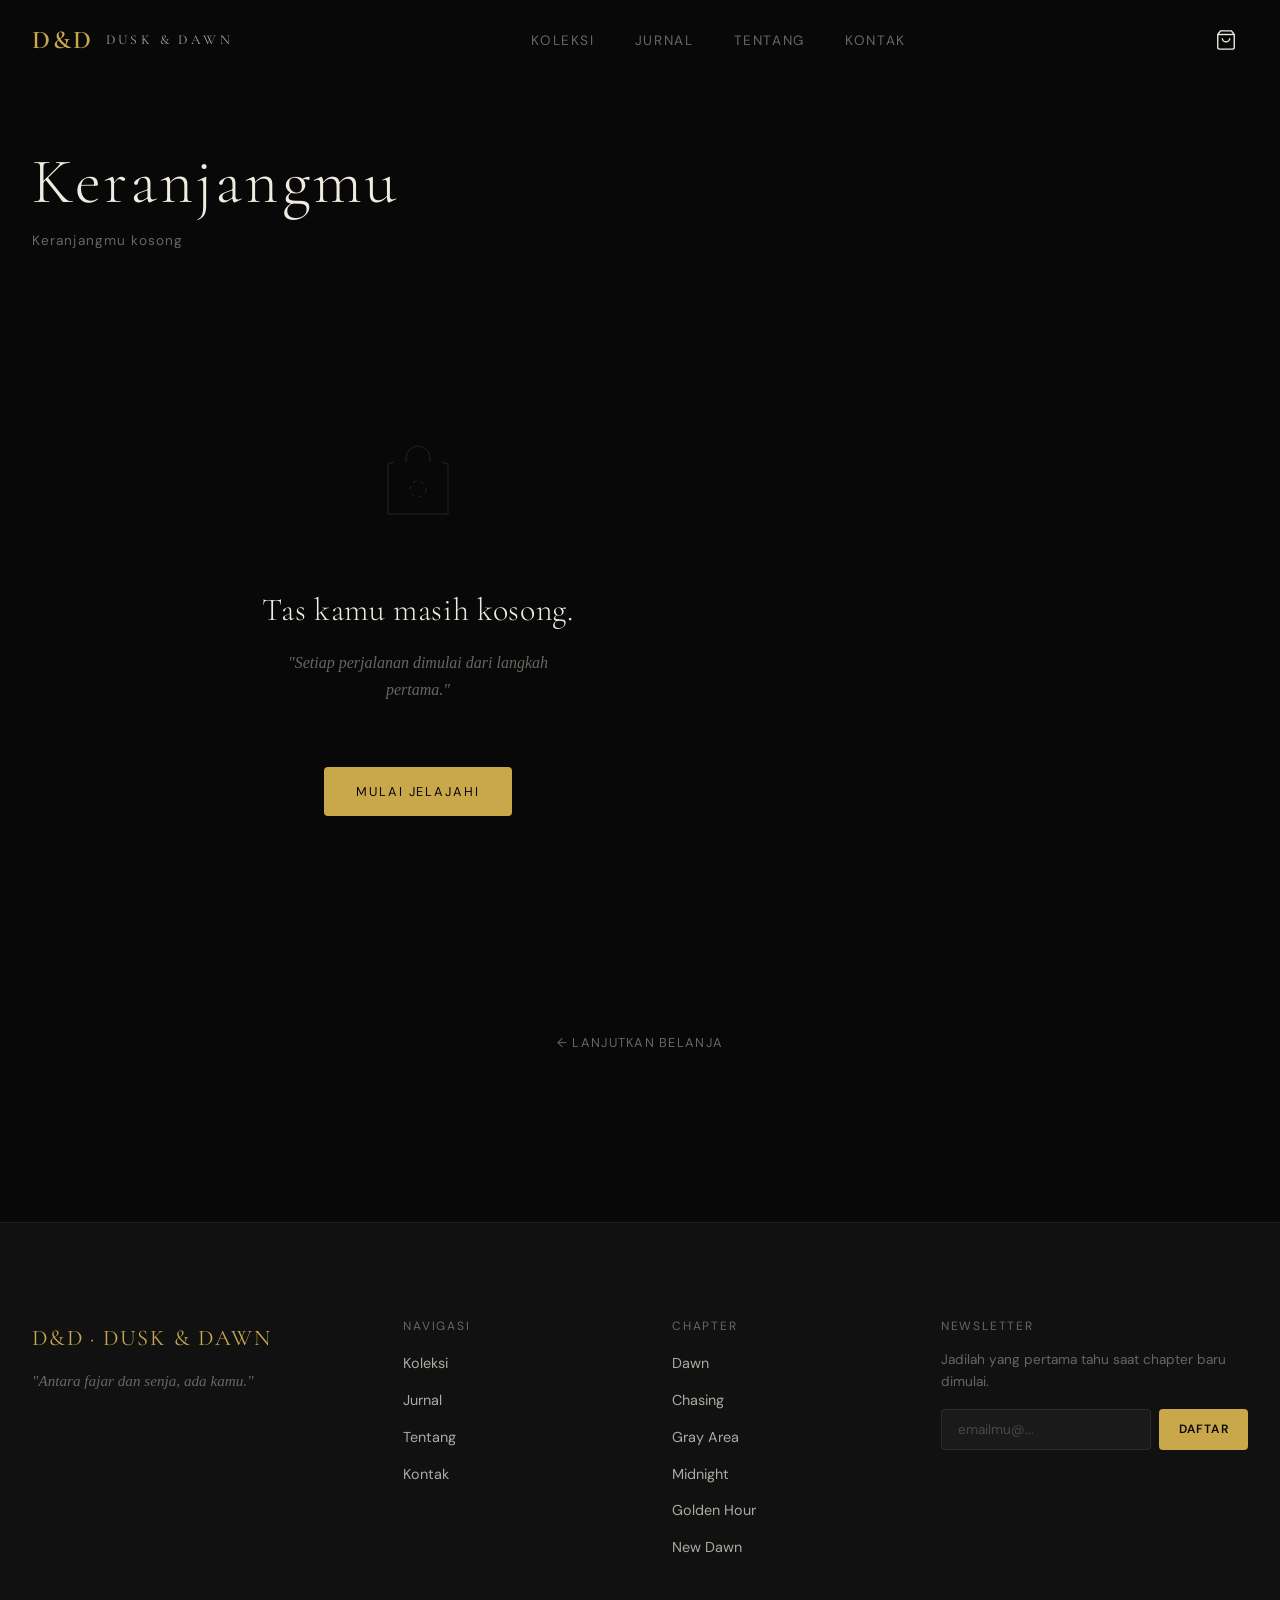
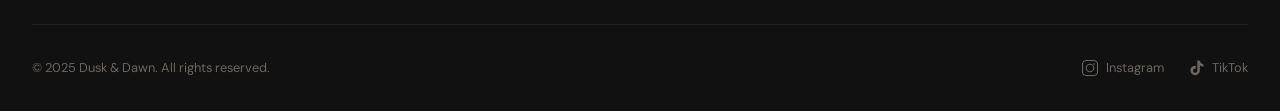
<file: cart.html>
<!DOCTYPE html>
<html lang="id">
<head>
  <meta charset="UTF-8">
  <meta name="viewport" content="width=device-width, initial-scale=1.0">
  <title>Keranjang — Dusk &amp; Dawn</title>
  <meta name="description" content="Keranjang belanja Dusk & Dawn — lihat pilihan produkmu dan mulai perjalananmu.">
  <link rel="preconnect" href="https://fonts.googleapis.com">
  <link rel="preconnect" href="https://fonts.gstatic.com" crossorigin>
  <link href="https://fonts.googleapis.com/css2?family=Cormorant+Garamond:ital,wght@0,300;0,400;0,500;1,300;1,400&family=DM+Sans:wght@300;400;500&family=IM+Fell+English:ital@0;1&display=swap" rel="stylesheet">
  <link rel="stylesheet" href="assets/css/main.css">
  <link rel="stylesheet" href="assets/css/components.css">
  <link rel="stylesheet" href="assets/css/animations.css">
  <link rel="stylesheet" href="assets/css/cart.css">
</head>
<body>

  <a href="#main-content" class="skip-link">Langsung ke konten</a>

  <!-- NAVBAR -->
  <nav class="navbar" role="navigation" aria-label="Navigasi utama">
    <div class="navbar__inner">
      <a href="index.html" class="navbar__logo" aria-label="Dusk & Dawn - Beranda">
        <span class="navbar__logo-mark">D&amp;D</span>
        <span class="navbar__logo-wordmark">DUSK &amp; DAWN</span>
      </a>
      <ul class="navbar__links" role="list">
        <li><a href="collections.html" class="navbar__link">Koleksi</a></li>
        <li><a href="journal.html" class="navbar__link">Jurnal</a></li>
        <li><a href="about.html" class="navbar__link">Tentang</a></li>
        <li><a href="contact.html" class="navbar__link">Kontak</a></li>
      </ul>
      <div style="display:flex;align-items:center;gap:1rem;">
        <a href="cart.html" class="navbar__cart" aria-label="Keranjang belanja">
          <svg viewBox="0 0 24 24" aria-hidden="true"><path d="M6 2L3 6v14a2 2 0 002 2h14a2 2 0 002-2V6l-3-4z"/><line x1="3" y1="6" x2="21" y2="6"/><path d="M16 10a4 4 0 01-8 0"/></svg>
          <span class="cart-badge" aria-live="polite"></span>
        </a>
        <button class="navbar__hamburger" aria-label="Menu" aria-expanded="false">
          <span></span><span></span><span></span>
        </button>
      </div>
    </div>
  </nav>

  <div class="mobile-nav" role="dialog" aria-modal="true" aria-label="Menu navigasi">
    <a href="index.html" class="mobile-nav__link">Beranda</a>
    <a href="collections.html" class="mobile-nav__link">Koleksi</a>
    <a href="journal.html" class="mobile-nav__link">Jurnal</a>
    <a href="about.html" class="mobile-nav__link">Tentang</a>
    <a href="contact.html" class="mobile-nav__link">Kontak</a>
    <a href="cart.html" class="mobile-nav__link">Keranjang</a>
  </div>

  <main id="main-content">

    <!-- CART HERO -->
    <div class="cart-hero">
      <h1 class="cart-hero__title">Keranjangmu</h1>
      <p class="cart-hero__count" aria-live="polite">Memuat...</p>
    </div>

    <!-- CART SECTION -->
    <section class="cart-section" aria-label="Isi keranjang belanja">
      <div class="container">
        <div class="cart-layout">

          <!-- LEFT: Cart Items -->
          <div>
            <!-- Empty state -->
            <div class="cart-empty" role="status" aria-live="polite">
              <div class="cart-empty__icon" aria-hidden="true">
                <svg viewBox="0 0 80 80" xmlns="http://www.w3.org/2000/svg">
                  <!-- Shopping bag outline -->
                  <path d="M16 18L10 20v50h60V20l-6-2"/>
                  <path d="M28 18V14a12 12 0 0124 0v4"/>
                  <circle cx="40" cy="45" r="8" stroke-dasharray="4 4"/>
                </svg>
              </div>
              <h2 class="cart-empty__title">
                Tas kamu masih kosong.
              </h2>
              <p class="cart-empty__subtitle text-accent">
                "Setiap perjalanan dimulai dari langkah pertama."
              </p>
              <a href="collections.html" class="btn btn--primary">Mulai Jelajahi</a>
            </div>

            <!-- Cart items container -->
            <div class="cart-items" aria-label="Daftar produk di keranjang">
              <div class="cart-items__header">
                <span class="cart-items__title">Produk</span>
                <button class="cart-clear-btn" type="button" aria-label="Kosongkan keranjang">Kosongkan</button>
              </div>
              <!-- Items are rendered by cart.js into [data-cart-items] -->
              <div data-cart-items></div>
            </div>
          </div>

          <!-- RIGHT: Order Summary -->
          <div class="order-summary" aria-label="Ringkasan pesanan">
            <h2 class="order-summary__title">Ringkasan Pesanan</h2>
            <div class="order-summary__lines">
              <div class="summary-line">
                <span class="summary-line__label">Subtotal</span>
                <span class="summary-line__value" data-summary="subtotal">Rp 0</span>
              </div>
              <div class="summary-line summary-line--free">
                <span class="summary-line__label">Pengiriman</span>
                <span class="summary-line__value">Gratis ✦</span>
              </div>
              <div class="summary-line summary-line--total">
                <span class="summary-line__label">Total</span>
                <span class="summary-line__value" data-summary="total">Rp 0</span>
              </div>
            </div>

            <!-- Disabled checkout with tooltip -->
            <div class="tooltip">
              <button
                type="button"
                class="order-summary__checkout"
                disabled
                aria-disabled="true"
                aria-describedby="checkout-tooltip"
              >
                Lanjut ke Pembayaran
              </button>
              <span class="tooltip__text" id="checkout-tooltip" role="tooltip">
                Demo version — coming soon
              </span>
            </div>

            <p class="order-summary__demo-note text-accent">
              "Ini adalah demo — pembayaran nyata akan hadir saat yang tepat."
            </p>

            <div class="order-summary__secure" aria-label="Transaksi aman">
              <svg viewBox="0 0 24 24" aria-hidden="true"><path d="M12 22s8-4 8-10V5l-8-3-8 3v7c0 6 8 10 8 10z"/></svg>
              Transaksi tersimpan aman
            </div>
          </div>

        </div>

        <!-- Continue shopping link -->
        <div style="margin-top:3rem;text-align:center;">
          <a href="collections.html" class="btn btn--ghost">← Lanjutkan Belanja</a>
        </div>

      </div>
    </section>

  </main>

  <!-- FOOTER -->
  <footer class="footer" role="contentinfo">
    <div class="container">
      <div class="footer__grid">
        <div class="footer__brand">
          <div class="footer__brand-name">D&amp;D · DUSK &amp; DAWN</div>
          <p class="footer__brand-tagline text-accent">"Antara fajar dan senja, ada kamu."</p>
        </div>
        <div>
          <h3 class="footer__heading">Navigasi</h3>
          <ul class="footer__link-list" role="list">
            <li><a href="collections.html" class="footer__link">Koleksi</a></li>
            <li><a href="journal.html" class="footer__link">Jurnal</a></li>
            <li><a href="about.html" class="footer__link">Tentang</a></li>
            <li><a href="contact.html" class="footer__link">Kontak</a></li>
          </ul>
        </div>
        <div>
          <h3 class="footer__heading">Chapter</h3>
          <ul class="footer__link-list" role="list">
            <li><a href="collections.html#dawn" class="footer__link">Dawn</a></li>
            <li><a href="collections.html#chasing" class="footer__link">Chasing</a></li>
            <li><a href="collections.html#gray" class="footer__link">Gray Area</a></li>
            <li><a href="collections.html#void" class="footer__link">Midnight</a></li>
            <li><a href="collections.html#golden" class="footer__link">Golden Hour</a></li>
            <li><a href="collections.html#newdawn" class="footer__link">New Dawn</a></li>
          </ul>
        </div>
        <div>
          <h3 class="footer__heading">Newsletter</h3>
          <p class="footer__newsletter-text">Jadilah yang pertama tahu saat chapter baru dimulai.</p>
          <form class="footer__newsletter-form" name="newsletter" method="POST" data-netlify="true">
            <input type="hidden" name="form-name" value="newsletter">
            <input type="email" name="email" class="footer__newsletter-input" placeholder="emailmu@..." required aria-label="Email newsletter">
            <button type="submit" class="footer__newsletter-btn">Daftar</button>
          </form>
        </div>
      </div>
      <div class="footer__bottom">
        <p class="footer__copyright">© 2025 Dusk &amp; Dawn. All rights reserved.</p>
        <div class="footer__socials">
          <a href="https://instagram.com/duskanddawn" target="_blank" rel="noopener noreferrer" class="footer__social-link" aria-label="Instagram">
            <svg viewBox="0 0 24 24" fill="none" stroke="currentColor" stroke-width="1.5"><rect x="2" y="2" width="20" height="20" rx="5"/><circle cx="12" cy="12" r="5"/><circle cx="17.5" cy="6.5" r="1" fill="currentColor" stroke="none"/></svg>
            Instagram
          </a>
          <a href="https://tiktok.com/@duskanddawn" target="_blank" rel="noopener noreferrer" class="footer__social-link" aria-label="TikTok">
            <svg viewBox="0 0 24 24" fill="currentColor"><path d="M19.59 6.69a4.83 4.83 0 01-3.77-4.25V2h-3.45v13.67a2.89 2.89 0 01-5.77.11 2.89 2.89 0 012.89-2.89c.28 0 .54.04.79.1V9.01a6.27 6.27 0 00-.79-.05 6.34 6.34 0 00-6.34 6.34 6.34 6.34 0 006.34 6.34 6.34 6.34 0 006.33-6.34V8.69a8.18 8.18 0 004.79 1.53V6.77a4.85 4.85 0 01-1.03-.08z"/></svg>
            TikTok
          </a>
        </div>
      </div>
    </div>
  </footer>

  <script src="assets/js/main.js"></script>
  <script src="assets/js/animations.js"></script>
  <script src="assets/js/cart.js"></script>
  <script src="assets/js/home.js"></script>

</body>
</html>
</file>
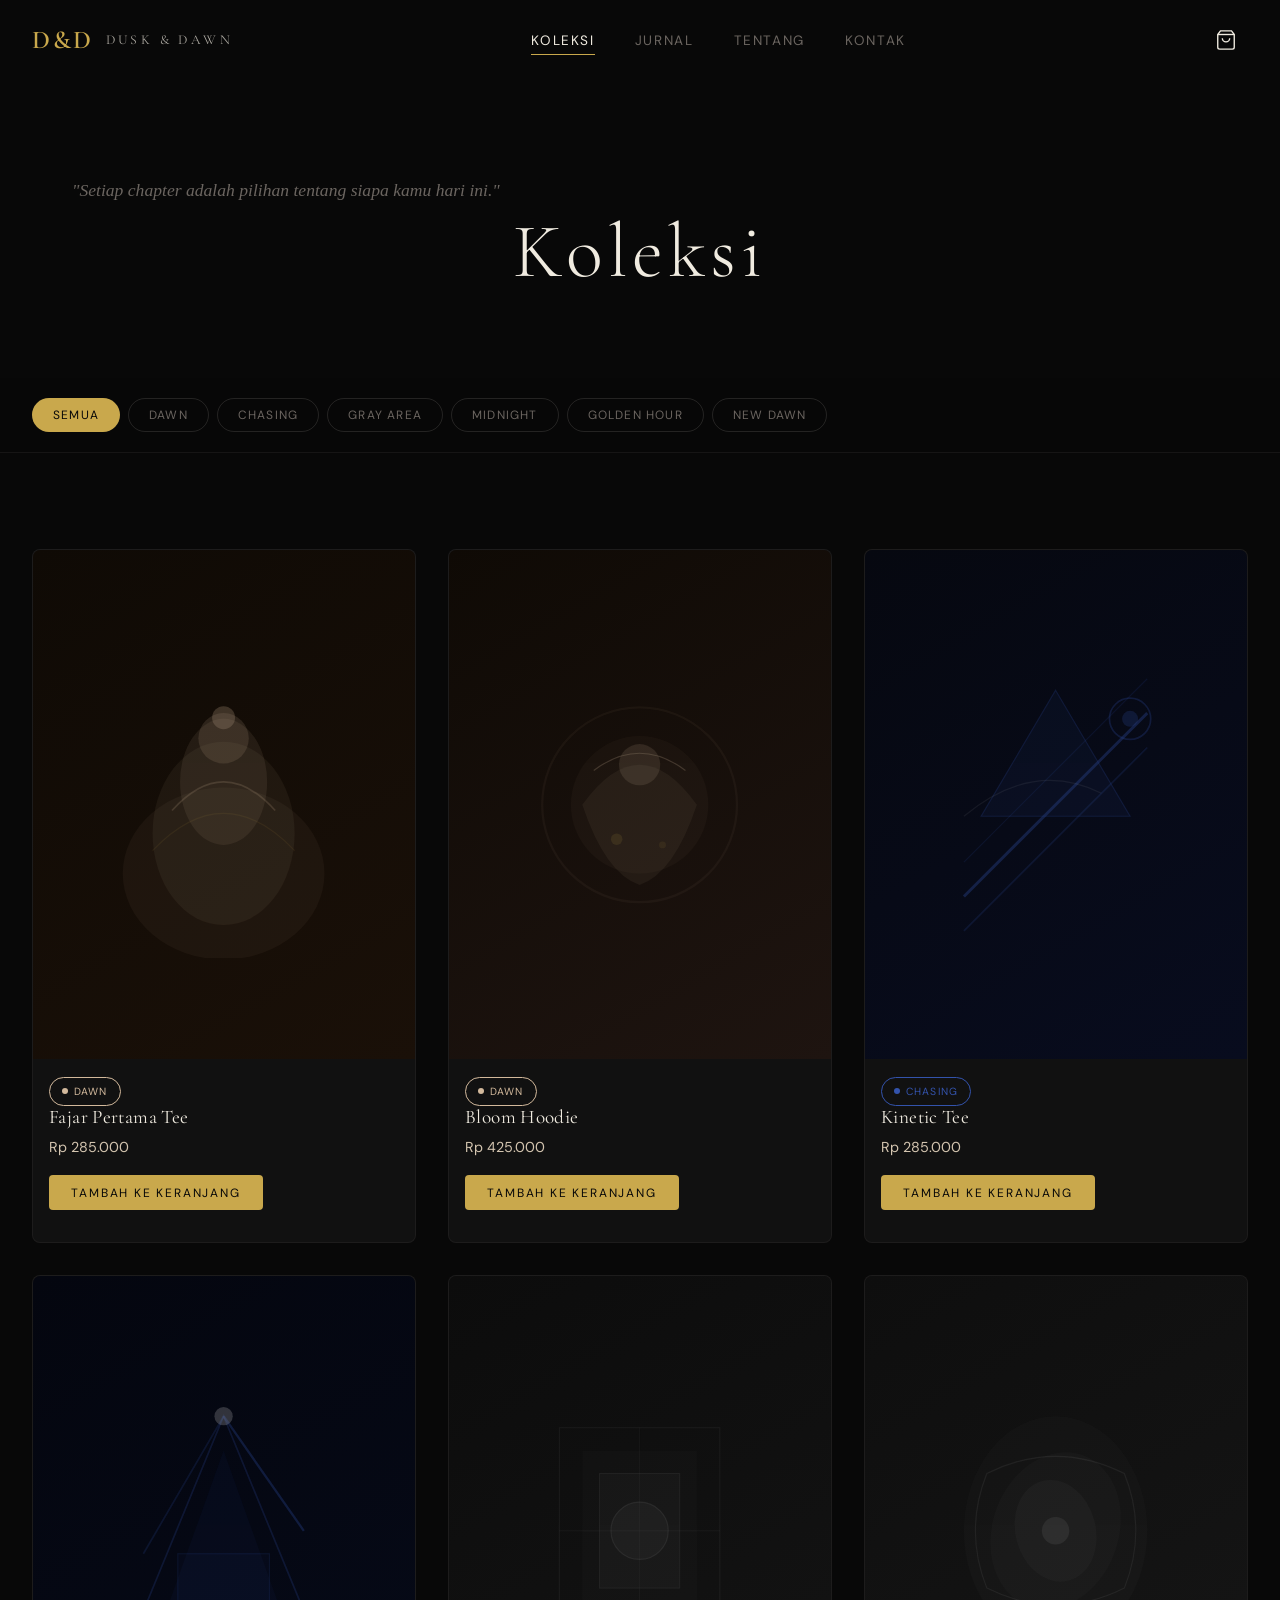
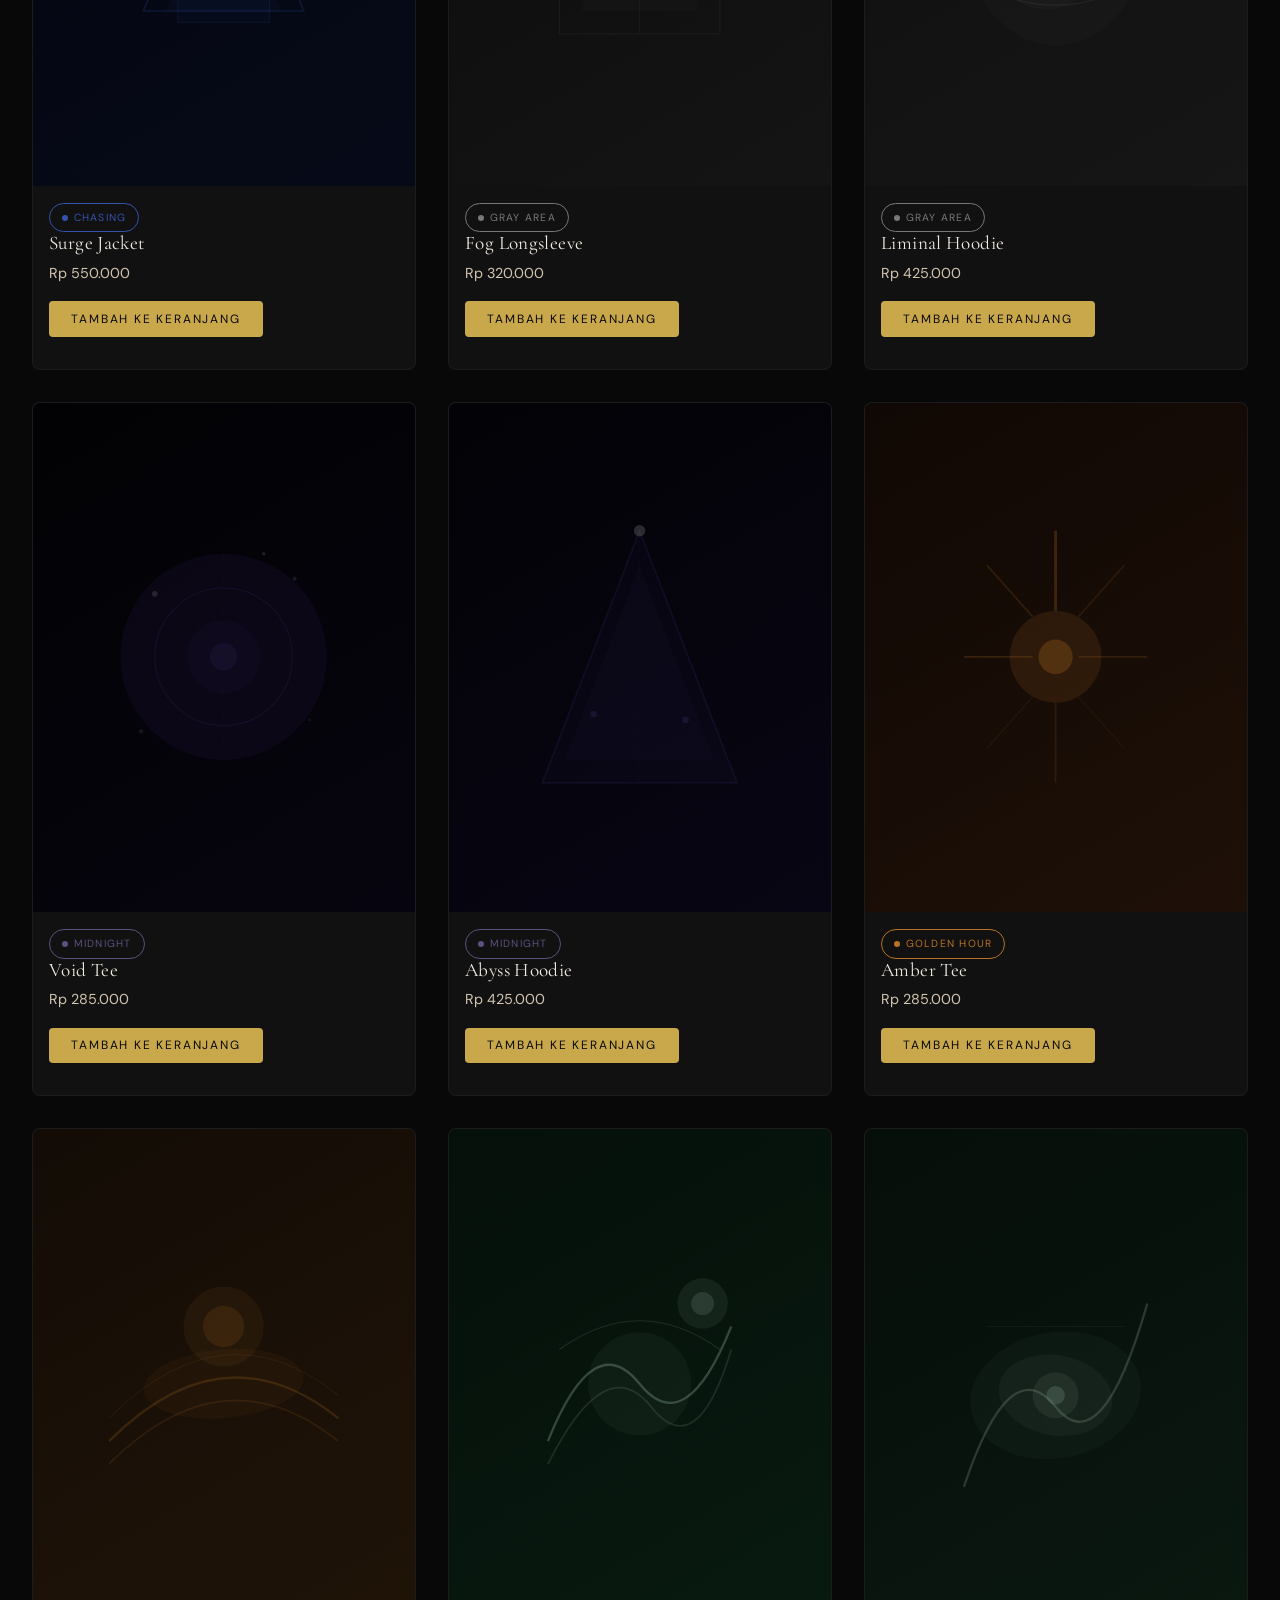
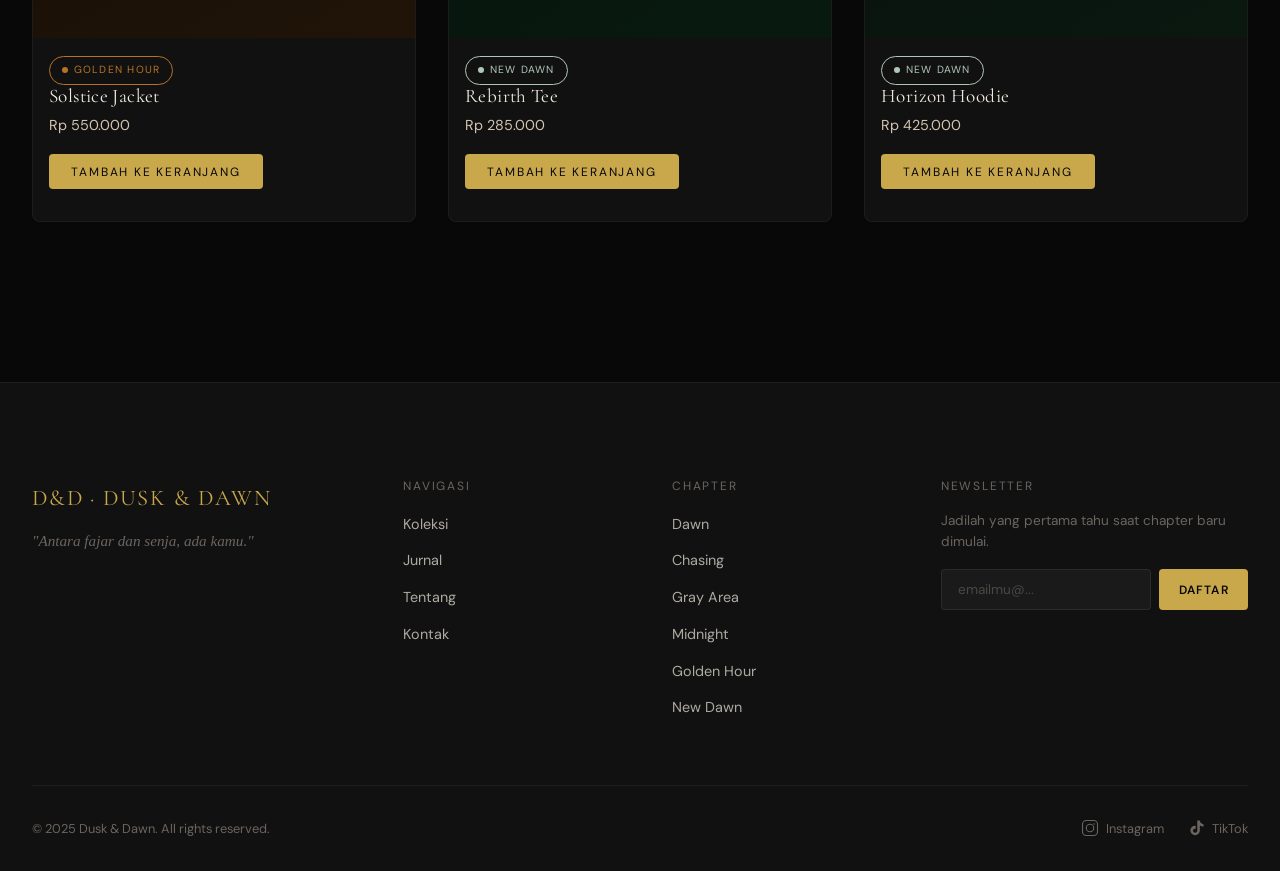
<file: collections.html>
<!DOCTYPE html>
<html lang="id">
<head>
  <meta charset="UTF-8">
  <meta name="viewport" content="width=device-width, initial-scale=1.0">
  <title>Koleksi — Dusk &amp; Dawn</title>
  <meta name="description" content="Jelajahi koleksi Dusk & Dawn — enam chapter tentang perjalanan manusia, dari Dawn hingga New Dawn. Filter berdasarkan chapter dan temukan narasi yang paling resonan denganmu.">
  <link rel="preconnect" href="https://fonts.googleapis.com">
  <link rel="preconnect" href="https://fonts.gstatic.com" crossorigin>
  <link href="https://fonts.googleapis.com/css2?family=Cormorant+Garamond:ital,wght@0,300;0,400;0,500;1,300;1,400&family=DM+Sans:wght@300;400;500&family=IM+Fell+English:ital@0;1&display=swap" rel="stylesheet">
  <link rel="stylesheet" href="assets/css/main.css">
  <link rel="stylesheet" href="assets/css/components.css">
  <link rel="stylesheet" href="assets/css/animations.css">
  <link rel="stylesheet" href="assets/css/collections.css">
</head>
<body>

  <a href="#main-content" class="skip-link">Langsung ke konten</a>

  <!-- NAVBAR -->
  <nav class="navbar" role="navigation" aria-label="Navigasi utama">
    <div class="navbar__inner">
      <a href="index.html" class="navbar__logo" aria-label="Dusk & Dawn - Beranda">
        <span class="navbar__logo-mark">D&amp;D</span>
        <span class="navbar__logo-wordmark">DUSK &amp; DAWN</span>
      </a>
      <ul class="navbar__links" role="list">
        <li><a href="collections.html" class="navbar__link">Koleksi</a></li>
        <li><a href="journal.html" class="navbar__link">Jurnal</a></li>
        <li><a href="about.html" class="navbar__link">Tentang</a></li>
        <li><a href="contact.html" class="navbar__link">Kontak</a></li>
      </ul>
      <div style="display:flex;align-items:center;gap:1rem;">
        <a href="cart.html" class="navbar__cart" aria-label="Keranjang belanja">
          <svg viewBox="0 0 24 24" aria-hidden="true"><path d="M6 2L3 6v14a2 2 0 002 2h14a2 2 0 002-2V6l-3-4z"/><line x1="3" y1="6" x2="21" y2="6"/><path d="M16 10a4 4 0 01-8 0"/></svg>
          <span class="cart-badge" aria-live="polite"></span>
        </a>
        <button class="navbar__hamburger" aria-label="Menu" aria-expanded="false">
          <span></span><span></span><span></span>
        </button>
      </div>
    </div>
  </nav>

  <div class="mobile-nav" role="dialog" aria-modal="true" aria-label="Menu navigasi">
    <a href="index.html" class="mobile-nav__link">Beranda</a>
    <a href="collections.html" class="mobile-nav__link">Koleksi</a>
    <a href="journal.html" class="mobile-nav__link">Jurnal</a>
    <a href="about.html" class="mobile-nav__link">Tentang</a>
    <a href="contact.html" class="mobile-nav__link">Kontak</a>
    <a href="cart.html" class="mobile-nav__link">Keranjang</a>
  </div>

  <main id="main-content">

    <!-- PAGE HEADER -->
    <div class="collections-hero">
      <p class="collections-hero__subtitle text-accent" data-reveal>"Setiap chapter adalah pilihan tentang siapa kamu hari ini."</p>
      <h1 class="collections-hero__title" data-reveal data-delay="100">Koleksi</h1>
    </div>

    <!-- FILTER BAR -->
    <div class="filter-bar" role="navigation" aria-label="Filter chapter">
      <div class="filter-bar__inner" role="list">
        <button class="filter-pill active" data-chapter="all" role="listitem" aria-pressed="true">Semua</button>
        <button class="filter-pill" data-chapter="dawn" role="listitem" aria-pressed="false">Dawn</button>
        <button class="filter-pill" data-chapter="chasing" role="listitem" aria-pressed="false">Chasing</button>
        <button class="filter-pill" data-chapter="gray" role="listitem" aria-pressed="false">Gray Area</button>
        <button class="filter-pill" data-chapter="void" role="listitem" aria-pressed="false">Midnight</button>
        <button class="filter-pill" data-chapter="golden" role="listitem" aria-pressed="false">Golden Hour</button>
        <button class="filter-pill" data-chapter="newdawn" role="listitem" aria-pressed="false">New Dawn</button>
      </div>
    </div>

    <!-- PRODUCTS SECTION -->
    <section class="products-section" aria-label="Daftar produk">
      <div class="container">

        <!-- Chapter banner (hidden by default, shown when chapter filtered) -->
        <div class="chapter-banner" aria-live="polite">
          <div class="chapter-banner__number">01</div>
          <h2 class="chapter-banner__name">Dawn</h2>
          <p class="chapter-banner__desc">Deskripsi chapter akan muncul di sini.</p>
        </div>

        <!-- Product Grid -->
        <div class="products-grid" role="list" aria-label="Produk koleksi">

          <!-- DAWN 1 -->
          <div class="product-item" data-chapter="dawn" role="listitem" data-reveal>
            <article class="card">
              <div class="card__image" style="background:linear-gradient(150deg,#0f0a05,#1a1008);">
                <svg viewBox="0 0 200 260" xmlns="http://www.w3.org/2000/svg" aria-hidden="true">
                  <ellipse cx="100" cy="190" rx="88" ry="75" fill="rgba(245,215,181,0.07)"/>
                  <ellipse cx="100" cy="155" rx="62" ry="80" fill="rgba(245,215,181,0.09)"/>
                  <ellipse cx="100" cy="110" rx="38" ry="55" fill="rgba(245,215,181,0.13)"/>
                  <circle cx="100" cy="72" r="22" fill="rgba(245,215,181,0.2)"/>
                  <circle cx="100" cy="54" r="10" fill="rgba(245,215,181,0.32)"/>
                  <path d="M55 135 Q100 85 145 135" stroke="rgba(245,215,181,0.25)" stroke-width="1.5" fill="none"/>
                  <path d="M38 170 Q100 105 162 170" stroke="rgba(201,168,76,0.15)" stroke-width="1" fill="none"/>
                </svg>
              </div>
              <div class="card__body">
                <span class="badge badge--dawn">Dawn</span>
                <h3 class="card__title">Fajar Pertama Tee</h3>
                <p class="card__price">Rp 285.000</p>
                <button class="btn btn--primary btn--sm" data-add-to-cart='{"id":"dawn-tee-001","name":"Fajar Pertama Tee","chapter":"dawn","price":285000,"size":"M"}'>
                  Tambah ke Keranjang
                </button>
              </div>
            </article>
          </div>

          <!-- DAWN 2 -->
          <div class="product-item" data-chapter="dawn" role="listitem" data-reveal data-delay="100">
            <article class="card">
              <div class="card__image" style="background:linear-gradient(150deg,#0f0a05,#1e1410);">
                <svg viewBox="0 0 200 260" xmlns="http://www.w3.org/2000/svg" aria-hidden="true">
                  <circle cx="100" cy="130" r="85" fill="none" stroke="rgba(245,215,181,0.07)" stroke-width="2"/>
                  <circle cx="100" cy="130" r="60" fill="rgba(245,215,181,0.05)"/>
                  <path d="M50 130 Q100 60 150 130 Q130 190 100 200 Q70 190 50 130Z" fill="rgba(245,215,181,0.09)"/>
                  <circle cx="100" cy="95" r="18" fill="rgba(245,215,181,0.18)"/>
                  <path d="M60 100 Q100 70 140 100" stroke="rgba(245,215,181,0.3)" stroke-width="1" fill="none"/>
                  <circle cx="80" cy="160" r="5" fill="rgba(201,168,76,0.2)"/>
                  <circle cx="120" cy="165" r="3" fill="rgba(201,168,76,0.15)"/>
                </svg>
              </div>
              <div class="card__body">
                <span class="badge badge--dawn">Dawn</span>
                <h3 class="card__title">Bloom Hoodie</h3>
                <p class="card__price">Rp 425.000</p>
                <button class="btn btn--primary btn--sm" data-add-to-cart='{"id":"bloom-hoodie-001","name":"Bloom Hoodie","chapter":"dawn","price":425000,"size":"M"}'>
                  Tambah ke Keranjang
                </button>
              </div>
            </article>
          </div>

          <!-- CHASING 1 -->
          <div class="product-item" data-chapter="chasing" role="listitem" data-reveal data-delay="200">
            <article class="card">
              <div class="card__image" style="background:linear-gradient(150deg,#060810,#080c1e);">
                <svg viewBox="0 0 200 260" xmlns="http://www.w3.org/2000/svg" aria-hidden="true">
                  <line x1="20" y1="210" x2="180" y2="50" stroke="rgba(58,95,200,0.45)" stroke-width="2.5"/>
                  <line x1="20" y1="240" x2="180" y2="80" stroke="rgba(58,95,200,0.25)" stroke-width="1.5"/>
                  <line x1="20" y1="180" x2="180" y2="20" stroke="rgba(58,95,200,0.2)" stroke-width="1"/>
                  <polygon points="100,30 165,140 35,140" fill="rgba(58,95,200,0.1)" stroke="rgba(58,95,200,0.3)" stroke-width="1"/>
                  <circle cx="165" cy="55" r="18" fill="none" stroke="rgba(58,95,200,0.35)" stroke-width="1.5"/>
                  <circle cx="165" cy="55" r="7" fill="rgba(58,95,200,0.3)"/>
                  <path d="M20 140 Q80 90 140 120" stroke="rgba(255,255,255,0.1)" stroke-width="1" fill="none"/>
                </svg>
              </div>
              <div class="card__body">
                <span class="badge badge--chasing">Chasing</span>
                <h3 class="card__title">Kinetic Tee</h3>
                <p class="card__price">Rp 285.000</p>
                <button class="btn btn--primary btn--sm" data-add-to-cart='{"id":"kinetic-tee-001","name":"Kinetic Tee","chapter":"chasing","price":285000,"size":"M"}'>
                  Tambah ke Keranjang
                </button>
              </div>
            </article>
          </div>

          <!-- CHASING 2 -->
          <div class="product-item" data-chapter="chasing" role="listitem" data-reveal>
            <article class="card">
              <div class="card__image" style="background:linear-gradient(150deg,#04060f,#060a18);">
                <svg viewBox="0 0 200 260" xmlns="http://www.w3.org/2000/svg" aria-hidden="true">
                  <path d="M30 200 L100 30 L170 200 Z" fill="none" stroke="rgba(58,95,200,0.3)" stroke-width="1.5"/>
                  <path d="M50 200 L100 60 L150 200 Z" fill="rgba(58,95,200,0.08)"/>
                  <line x1="100" y1="30" x2="170" y2="130" stroke="rgba(58,95,200,0.4)" stroke-width="2"/>
                  <line x1="100" y1="30" x2="30" y2="150" stroke="rgba(58,95,200,0.25)" stroke-width="1.5"/>
                  <circle cx="100" cy="30" r="8" fill="rgba(255,255,255,0.3)"/>
                  <rect x="60" y="150" width="80" height="60" fill="rgba(58,95,200,0.06)" stroke="rgba(58,95,200,0.2)" stroke-width="1"/>
                </svg>
              </div>
              <div class="card__body">
                <span class="badge badge--chasing">Chasing</span>
                <h3 class="card__title">Surge Jacket</h3>
                <p class="card__price">Rp 550.000</p>
                <button class="btn btn--primary btn--sm" data-add-to-cart='{"id":"surge-jacket-001","name":"Surge Jacket","chapter":"chasing","price":550000,"size":"M"}'>
                  Tambah ke Keranjang
                </button>
              </div>
            </article>
          </div>

          <!-- GRAY AREA 1 -->
          <div class="product-item" data-chapter="gray" role="listitem" data-reveal data-delay="100">
            <article class="card">
              <div class="card__image" style="background:linear-gradient(150deg,#0c0c0c,#141414);">
                <svg viewBox="0 0 200 260" xmlns="http://www.w3.org/2000/svg" aria-hidden="true">
                  <rect x="30" y="40" width="140" height="180" fill="none" stroke="rgba(138,138,138,0.15)" stroke-width="1"/>
                  <rect x="50" y="60" width="100" height="140" fill="rgba(138,138,138,0.05)"/>
                  <rect x="65" y="80" width="70" height="100" fill="rgba(138,138,138,0.07)" stroke="rgba(138,138,138,0.2)" stroke-width="0.8"/>
                  <circle cx="100" cy="130" r="25" fill="rgba(138,138,138,0.1)" stroke="rgba(138,138,138,0.25)" stroke-width="1"/>
                  <line x1="30" y1="130" x2="170" y2="130" stroke="rgba(138,138,138,0.15)" stroke-width="0.8"/>
                  <line x1="100" y1="40" x2="100" y2="220" stroke="rgba(138,138,138,0.12)" stroke-width="0.8"/>
                </svg>
              </div>
              <div class="card__body">
                <span class="badge badge--gray">Gray Area</span>
                <h3 class="card__title">Fog Longsleeve</h3>
                <p class="card__price">Rp 320.000</p>
                <button class="btn btn--primary btn--sm" data-add-to-cart='{"id":"fog-ls-001","name":"Fog Longsleeve","chapter":"gray","price":320000,"size":"M"}'>
                  Tambah ke Keranjang
                </button>
              </div>
            </article>
          </div>

          <!-- GRAY AREA 2 -->
          <div class="product-item" data-chapter="gray" role="listitem" data-reveal data-delay="200">
            <article class="card">
              <div class="card__image" style="background:linear-gradient(150deg,#0e0e0e,#161616);">
                <svg viewBox="0 0 200 260" xmlns="http://www.w3.org/2000/svg" aria-hidden="true">
                  <ellipse cx="100" cy="130" rx="80" ry="100" fill="rgba(138,138,138,0.06)"/>
                  <ellipse cx="100" cy="130" rx="55" ry="70" fill="rgba(138,138,138,0.06)" transform="rotate(20,100,130)"/>
                  <ellipse cx="100" cy="130" rx="35" ry="45" fill="rgba(138,138,138,0.08)" transform="rotate(-15,100,130)"/>
                  <path d="M40 80 Q100 50 160 80 Q180 130 160 180 Q100 210 40 180 Q20 130 40 80Z" fill="none" stroke="rgba(138,138,138,0.2)" stroke-width="1"/>
                  <circle cx="100" cy="130" r="12" fill="rgba(138,138,138,0.25)"/>
                </svg>
              </div>
              <div class="card__body">
                <span class="badge badge--gray">Gray Area</span>
                <h3 class="card__title">Liminal Hoodie</h3>
                <p class="card__price">Rp 425.000</p>
                <button class="btn btn--primary btn--sm" data-add-to-cart='{"id":"liminal-hoodie-001","name":"Liminal Hoodie","chapter":"gray","price":425000,"size":"M"}'>
                  Tambah ke Keranjang
                </button>
              </div>
            </article>
          </div>

          <!-- MIDNIGHT 1 -->
          <div class="product-item" data-chapter="void" role="listitem" data-reveal>
            <article class="card">
              <div class="card__image" style="background:linear-gradient(150deg,#020204,#06040e);">
                <svg viewBox="0 0 200 260" xmlns="http://www.w3.org/2000/svg" aria-hidden="true">
                  <circle cx="100" cy="130" r="90" fill="rgba(26,16,48,0.6)"/>
                  <circle cx="100" cy="130" r="60" fill="none" stroke="rgba(61,43,110,0.4)" stroke-width="1"/>
                  <circle cx="100" cy="130" r="32" fill="rgba(61,43,110,0.12)"/>
                  <circle cx="100" cy="130" r="12" fill="rgba(61,43,110,0.35)"/>
                  <circle cx="40" cy="75" r="2.5" fill="rgba(255,255,255,0.2)"/>
                  <circle cx="162" cy="62" r="1.8" fill="rgba(255,255,255,0.15)"/>
                  <circle cx="175" cy="185" r="1.2" fill="rgba(255,255,255,0.1)"/>
                  <circle cx="28" cy="195" r="2" fill="rgba(255,255,255,0.12)"/>
                  <circle cx="135" cy="40" r="1.5" fill="rgba(255,255,255,0.18)"/>
                  <path d="M100 40 L100 220" stroke="rgba(61,43,110,0.2)" stroke-width="0.8" stroke-dasharray="4 6"/>
                </svg>
              </div>
              <div class="card__body">
                <span class="badge badge--void">Midnight</span>
                <h3 class="card__title">Void Tee</h3>
                <p class="card__price">Rp 285.000</p>
                <button class="btn btn--primary btn--sm" data-add-to-cart='{"id":"void-tee-001","name":"Void Tee","chapter":"void","price":285000,"size":"M"}'>
                  Tambah ke Keranjang
                </button>
              </div>
            </article>
          </div>

          <!-- MIDNIGHT 2 -->
          <div class="product-item" data-chapter="void" role="listitem" data-reveal data-delay="100">
            <article class="card">
              <div class="card__image" style="background:linear-gradient(150deg,#030206,#080614);">
                <svg viewBox="0 0 200 260" xmlns="http://www.w3.org/2000/svg" aria-hidden="true">
                  <polygon points="100,20 185,240 15,240" fill="rgba(61,43,110,0.12)" stroke="rgba(61,43,110,0.35)" stroke-width="1.5"/>
                  <polygon points="100,50 165,220 35,220" fill="rgba(61,43,110,0.08)"/>
                  <line x1="100" y1="20" x2="100" y2="240" stroke="rgba(61,43,110,0.2)" stroke-width="0.8" stroke-dasharray="3 5"/>
                  <circle cx="100" cy="20" r="5" fill="rgba(255,255,255,0.25)"/>
                  <circle cx="60" cy="180" r="3" fill="rgba(61,43,110,0.5)"/>
                  <circle cx="140" cy="185" r="3" fill="rgba(61,43,110,0.5)"/>
                </svg>
              </div>
              <div class="card__body">
                <span class="badge badge--void">Midnight</span>
                <h3 class="card__title">Abyss Hoodie</h3>
                <p class="card__price">Rp 425.000</p>
                <button class="btn btn--primary btn--sm" data-add-to-cart='{"id":"abyss-hoodie-001","name":"Abyss Hoodie","chapter":"void","price":425000,"size":"M"}'>
                  Tambah ke Keranjang
                </button>
              </div>
            </article>
          </div>

          <!-- GOLDEN HOUR 1 -->
          <div class="product-item" data-chapter="golden" role="listitem" data-reveal data-delay="200">
            <article class="card">
              <div class="card__image" style="background:linear-gradient(150deg,#100804,#1e1008);">
                <svg viewBox="0 0 200 260" xmlns="http://www.w3.org/2000/svg" aria-hidden="true">
                  <circle cx="100" cy="130" r="40" fill="rgba(212,131,42,0.2)"/>
                  <path d="M100 20 L100 90" stroke="rgba(212,131,42,0.35)" stroke-width="2.5"/>
                  <path d="M100 170 L100 240" stroke="rgba(212,131,42,0.2)" stroke-width="1.5"/>
                  <path d="M20 130 L80 130" stroke="rgba(212,131,42,0.3)" stroke-width="1.5"/>
                  <path d="M120 130 L180 130" stroke="rgba(212,131,42,0.25)" stroke-width="1.5"/>
                  <path d="M40 50 L80 95" stroke="rgba(212,131,42,0.25)" stroke-width="1.5"/>
                  <path d="M160 50 L120 95" stroke="rgba(212,131,42,0.2)" stroke-width="1.5"/>
                  <path d="M40 210 L80 165" stroke="rgba(212,131,42,0.15)" stroke-width="1"/>
                  <path d="M160 210 L120 165" stroke="rgba(212,131,42,0.12)" stroke-width="1"/>
                  <circle cx="100" cy="130" r="15" fill="rgba(212,131,42,0.4)"/>
                </svg>
              </div>
              <div class="card__body">
                <span class="badge badge--golden">Golden Hour</span>
                <h3 class="card__title">Amber Tee</h3>
                <p class="card__price">Rp 285.000</p>
                <button class="btn btn--primary btn--sm" data-add-to-cart='{"id":"amber-tee-001","name":"Amber Tee","chapter":"golden","price":285000,"size":"M"}'>
                  Tambah ke Keranjang
                </button>
              </div>
            </article>
          </div>

          <!-- GOLDEN HOUR 2 -->
          <div class="product-item" data-chapter="golden" role="listitem" data-reveal>
            <article class="card">
              <div class="card__image" style="background:linear-gradient(150deg,#130c06,#201408);">
                <svg viewBox="0 0 200 260" xmlns="http://www.w3.org/2000/svg" aria-hidden="true">
                  <path d="M0 180 Q100 80 200 160" stroke="rgba(212,131,42,0.3)" stroke-width="2" fill="none"/>
                  <path d="M0 200 Q100 100 200 180" stroke="rgba(212,131,42,0.2)" stroke-width="1.5" fill="none"/>
                  <path d="M0 160 Q100 60 200 140" stroke="rgba(212,131,42,0.15)" stroke-width="1" fill="none"/>
                  <ellipse cx="100" cy="130" rx="70" ry="30" fill="rgba(212,131,42,0.08)" transform="rotate(-5,100,130)"/>
                  <circle cx="100" cy="80" r="35" fill="rgba(212,131,42,0.12)"/>
                  <circle cx="100" cy="80" r="18" fill="rgba(212,131,42,0.2)"/>
                </svg>
              </div>
              <div class="card__body">
                <span class="badge badge--golden">Golden Hour</span>
                <h3 class="card__title">Solstice Jacket</h3>
                <p class="card__price">Rp 550.000</p>
                <button class="btn btn--primary btn--sm" data-add-to-cart='{"id":"solstice-jacket-001","name":"Solstice Jacket","chapter":"golden","price":550000,"size":"M"}'>
                  Tambah ke Keranjang
                </button>
              </div>
            </article>
          </div>

          <!-- NEW DAWN 1 -->
          <div class="product-item" data-chapter="newdawn" role="listitem" data-reveal data-delay="100">
            <article class="card">
              <div class="card__image" style="background:linear-gradient(150deg,#05100a,#081a10);">
                <svg viewBox="0 0 200 260" xmlns="http://www.w3.org/2000/svg" aria-hidden="true">
                  <path d="M20 180 Q60 80 100 130 Q140 180 180 80" stroke="rgba(201,232,212,0.4)" stroke-width="2" fill="none"/>
                  <path d="M20 200 Q70 100 110 150 Q150 200 180 100" stroke="rgba(201,232,212,0.2)" stroke-width="1.5" fill="none"/>
                  <circle cx="100" cy="130" r="45" fill="rgba(201,232,212,0.07)"/>
                  <circle cx="155" cy="60" r="22" fill="rgba(201,232,212,0.12)"/>
                  <circle cx="155" cy="60" r="10" fill="rgba(201,232,212,0.22)"/>
                  <path d="M30 100 Q100 50 170 100" stroke="rgba(201,232,212,0.2)" stroke-width="1" fill="none"/>
                </svg>
              </div>
              <div class="card__body">
                <span class="badge badge--newdawn">New Dawn</span>
                <h3 class="card__title">Rebirth Tee</h3>
                <p class="card__price">Rp 285.000</p>
                <button class="btn btn--primary btn--sm" data-add-to-cart='{"id":"rebirth-tee-001","name":"Rebirth Tee","chapter":"newdawn","price":285000,"size":"M"}'>
                  Tambah ke Keranjang
                </button>
              </div>
            </article>
          </div>

          <!-- NEW DAWN 2 -->
          <div class="product-item" data-chapter="newdawn" role="listitem" data-reveal data-delay="200">
            <article class="card">
              <div class="card__image" style="background:linear-gradient(150deg,#060e0a,#0a1810);">
                <svg viewBox="0 0 200 260" xmlns="http://www.w3.org/2000/svg" aria-hidden="true">
                  <path d="M20 220 Q60 100 100 150 Q140 200 180 60" fill="none" stroke="rgba(201,232,212,0.3)" stroke-width="2"/>
                  <ellipse cx="100" cy="140" rx="75" ry="55" fill="rgba(201,232,212,0.05)" transform="rotate(-10,100,140)"/>
                  <ellipse cx="100" cy="140" rx="50" ry="35" fill="rgba(201,232,212,0.07)" transform="rotate(10,100,140)"/>
                  <circle cx="100" cy="140" r="20" fill="rgba(201,232,212,0.12)"/>
                  <circle cx="100" cy="140" r="8" fill="rgba(201,232,212,0.28)"/>
                  <path d="M40 80 L160 80" stroke="rgba(201,232,212,0.1)" stroke-width="0.8"/>
                </svg>
              </div>
              <div class="card__body">
                <span class="badge badge--newdawn">New Dawn</span>
                <h3 class="card__title">Horizon Hoodie</h3>
                <p class="card__price">Rp 425.000</p>
                <button class="btn btn--primary btn--sm" data-add-to-cart='{"id":"horizon-hoodie-001","name":"Horizon Hoodie","chapter":"newdawn","price":425000,"size":"M"}'>
                  Tambah ke Keranjang
                </button>
              </div>
            </article>
          </div>

          <!-- EMPTY STATE -->
          <div class="products-empty" aria-live="polite">
            <div class="products-empty__icon" aria-hidden="true">∅</div>
            <p class="products-empty__text">Tidak ada produk dalam chapter ini saat ini.</p>
          </div>

        </div>
      </div>
    </section>

  </main>

  <!-- FOOTER -->
  <footer class="footer" role="contentinfo">
    <div class="container">
      <div class="footer__grid">
        <div class="footer__brand">
          <div class="footer__brand-name">D&amp;D · DUSK &amp; DAWN</div>
          <p class="footer__brand-tagline text-accent">"Antara fajar dan senja, ada kamu."</p>
        </div>
        <div>
          <h3 class="footer__heading">Navigasi</h3>
          <ul class="footer__link-list" role="list">
            <li><a href="collections.html" class="footer__link">Koleksi</a></li>
            <li><a href="journal.html" class="footer__link">Jurnal</a></li>
            <li><a href="about.html" class="footer__link">Tentang</a></li>
            <li><a href="contact.html" class="footer__link">Kontak</a></li>
          </ul>
        </div>
        <div>
          <h3 class="footer__heading">Chapter</h3>
          <ul class="footer__link-list" role="list">
            <li><a href="collections.html#dawn" class="footer__link">Dawn</a></li>
            <li><a href="collections.html#chasing" class="footer__link">Chasing</a></li>
            <li><a href="collections.html#gray" class="footer__link">Gray Area</a></li>
            <li><a href="collections.html#void" class="footer__link">Midnight</a></li>
            <li><a href="collections.html#golden" class="footer__link">Golden Hour</a></li>
            <li><a href="collections.html#newdawn" class="footer__link">New Dawn</a></li>
          </ul>
        </div>
        <div>
          <h3 class="footer__heading">Newsletter</h3>
          <p class="footer__newsletter-text">Jadilah yang pertama tahu saat chapter baru dimulai.</p>
          <form class="footer__newsletter-form" name="newsletter" method="POST" data-netlify="true">
            <input type="hidden" name="form-name" value="newsletter">
            <input type="email" name="email" class="footer__newsletter-input" placeholder="emailmu@..." required aria-label="Email newsletter">
            <button type="submit" class="footer__newsletter-btn">Daftar</button>
          </form>
        </div>
      </div>
      <div class="footer__bottom">
        <p class="footer__copyright">© 2025 Dusk &amp; Dawn. All rights reserved.</p>
        <div class="footer__socials">
          <a href="https://instagram.com/duskanddawn" target="_blank" rel="noopener noreferrer" class="footer__social-link" aria-label="Instagram">
            <svg viewBox="0 0 24 24" fill="none" stroke="currentColor" stroke-width="1.5"><rect x="2" y="2" width="20" height="20" rx="5"/><circle cx="12" cy="12" r="5"/><circle cx="17.5" cy="6.5" r="1" fill="currentColor" stroke="none"/></svg>
            Instagram
          </a>
          <a href="https://tiktok.com/@duskanddawn" target="_blank" rel="noopener noreferrer" class="footer__social-link" aria-label="TikTok">
            <svg viewBox="0 0 24 24" fill="currentColor"><path d="M19.59 6.69a4.83 4.83 0 01-3.77-4.25V2h-3.45v13.67a2.89 2.89 0 01-5.77.11 2.89 2.89 0 012.89-2.89c.28 0 .54.04.79.1V9.01a6.27 6.27 0 00-.79-.05 6.34 6.34 0 00-6.34 6.34 6.34 6.34 0 006.34 6.34 6.34 6.34 0 006.33-6.34V8.69a8.18 8.18 0 004.79 1.53V6.77a4.85 4.85 0 01-1.03-.08z"/></svg>
            TikTok
          </a>
        </div>
      </div>
    </div>
  </footer>

  <script src="assets/js/main.js"></script>
  <script src="assets/js/animations.js"></script>
  <script src="assets/js/cart.js"></script>
  <script src="assets/js/collections.js"></script>

</body>
</html>
</file>
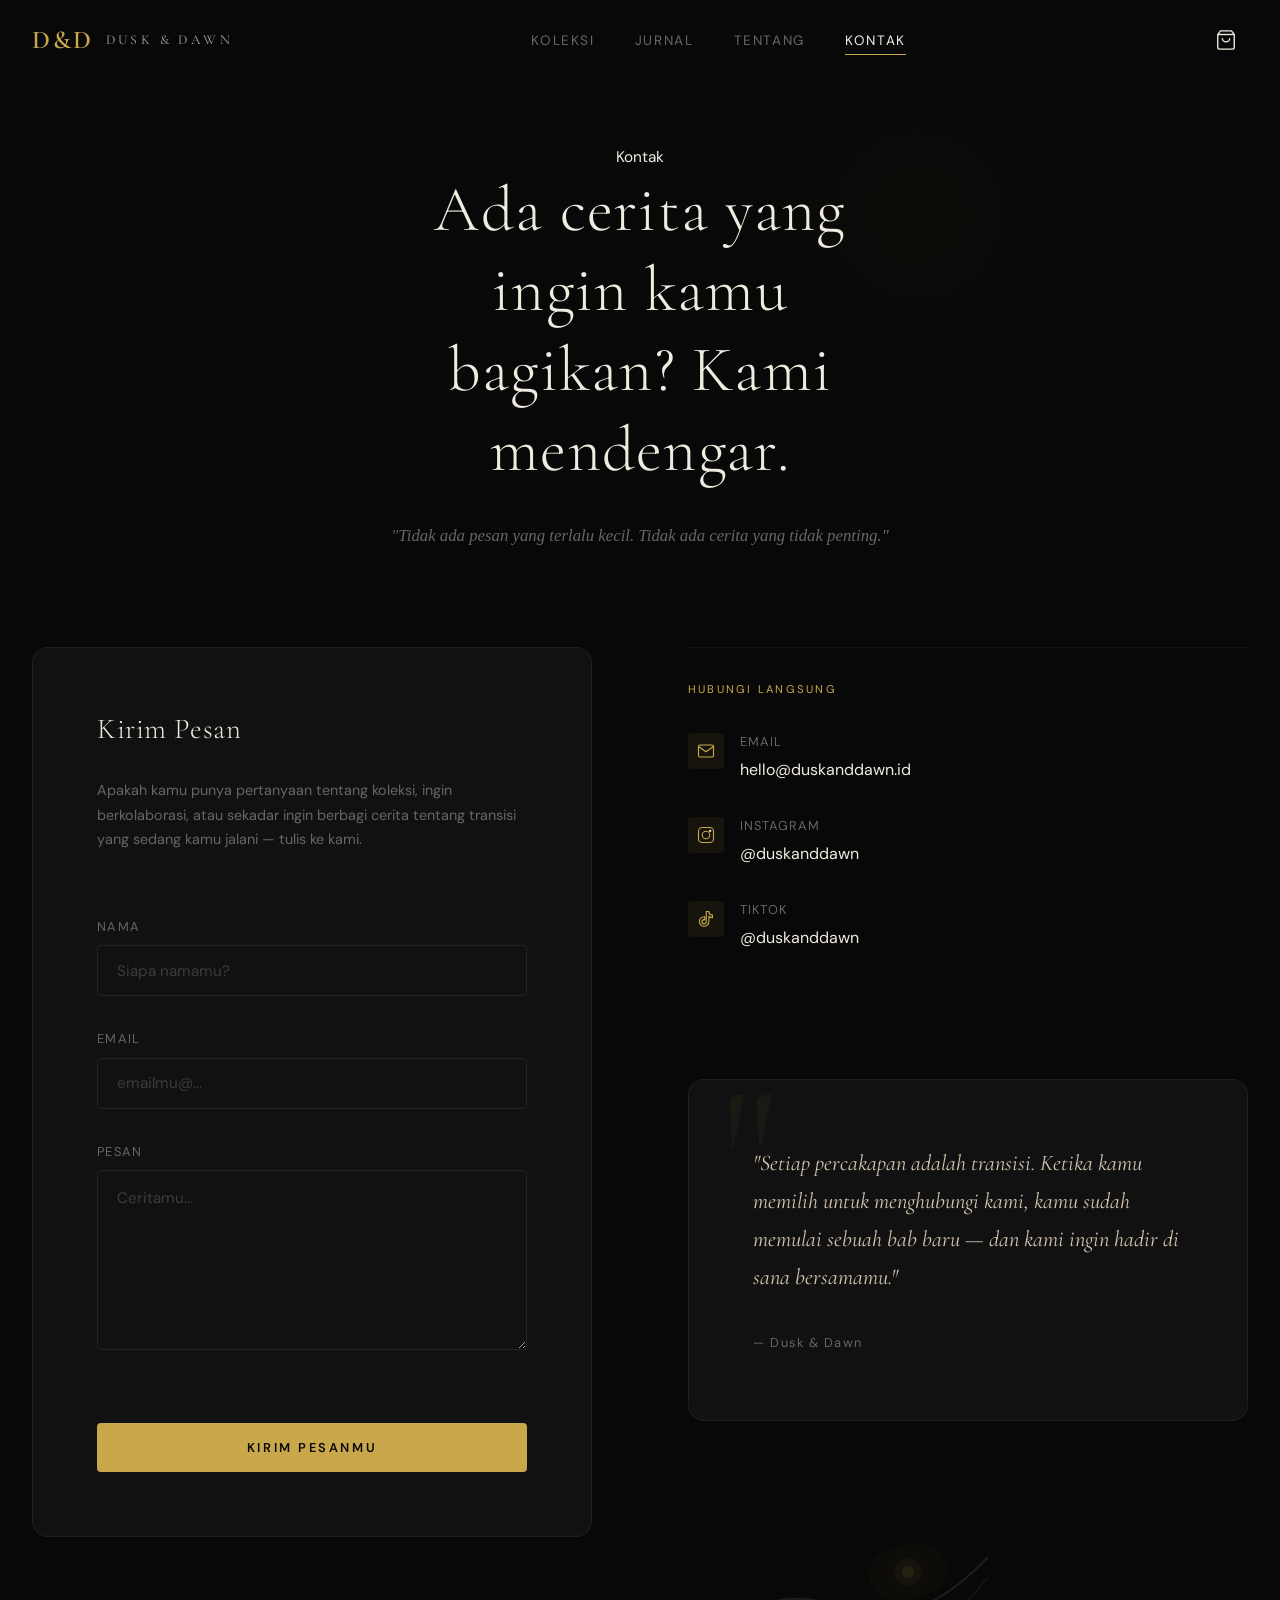
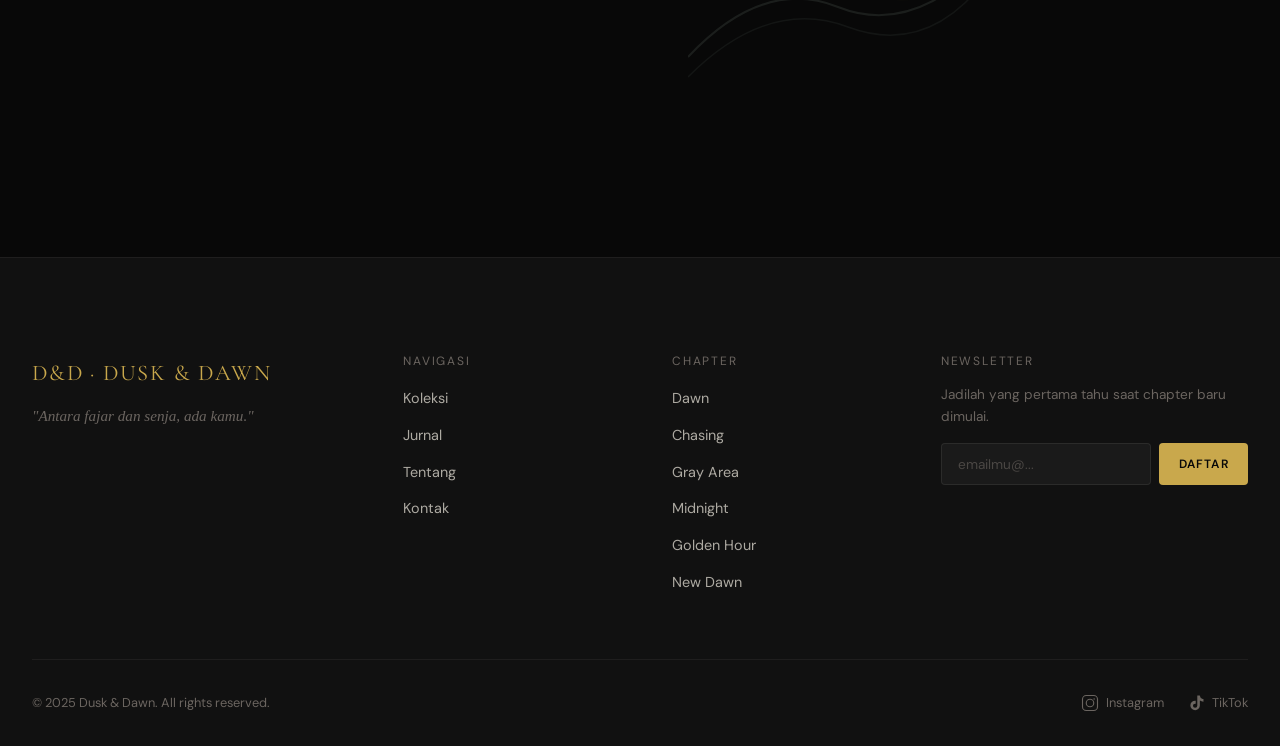
<file: contact.html>
<!DOCTYPE html>
<html lang="id">
<head>
  <meta charset="UTF-8">
  <meta name="viewport" content="width=device-width, initial-scale=1.0">
  <title>Hubungi Kami — Dusk &amp; Dawn</title>
  <meta name="description" content="Ada cerita yang ingin kamu bagikan? Kirim pesan kepada Dusk & Dawn. Kami mendengar setiap kata.">
  <link rel="preconnect" href="https://fonts.googleapis.com">
  <link rel="preconnect" href="https://fonts.gstatic.com" crossorigin>
  <link href="https://fonts.googleapis.com/css2?family=Cormorant+Garamond:ital,wght@0,300;0,400;0,500;1,300;1,400&family=DM+Sans:wght@300;400;500&family=IM+Fell+English:ital@0;1&display=swap" rel="stylesheet">
  <link rel="stylesheet" href="assets/css/main.css">
  <link rel="stylesheet" href="assets/css/components.css">
  <link rel="stylesheet" href="assets/css/animations.css">
  <link rel="stylesheet" href="assets/css/contact.css">
</head>
<body>

  <a href="#main-content" class="skip-link">Langsung ke konten</a>

  <!-- NAVBAR -->
  <nav class="navbar" role="navigation" aria-label="Navigasi utama">
    <div class="navbar__inner">
      <a href="index.html" class="navbar__logo" aria-label="Dusk & Dawn - Beranda">
        <span class="navbar__logo-mark">D&amp;D</span>
        <span class="navbar__logo-wordmark">DUSK &amp; DAWN</span>
      </a>
      <ul class="navbar__links" role="list">
        <li><a href="collections.html" class="navbar__link">Koleksi</a></li>
        <li><a href="journal.html" class="navbar__link">Jurnal</a></li>
        <li><a href="about.html" class="navbar__link">Tentang</a></li>
        <li><a href="contact.html" class="navbar__link">Kontak</a></li>
      </ul>
      <div style="display:flex;align-items:center;gap:1rem;">
        <a href="cart.html" class="navbar__cart" aria-label="Keranjang belanja">
          <svg viewBox="0 0 24 24" aria-hidden="true"><path d="M6 2L3 6v14a2 2 0 002 2h14a2 2 0 002-2V6l-3-4z"/><line x1="3" y1="6" x2="21" y2="6"/><path d="M16 10a4 4 0 01-8 0"/></svg>
          <span class="cart-badge" aria-live="polite"></span>
        </a>
        <button class="navbar__hamburger" aria-label="Menu" aria-expanded="false">
          <span></span><span></span><span></span>
        </button>
      </div>
    </div>
  </nav>

  <div class="mobile-nav" role="dialog" aria-modal="true" aria-label="Menu navigasi">
    <a href="index.html" class="mobile-nav__link">Beranda</a>
    <a href="collections.html" class="mobile-nav__link">Koleksi</a>
    <a href="journal.html" class="mobile-nav__link">Jurnal</a>
    <a href="about.html" class="mobile-nav__link">Tentang</a>
    <a href="contact.html" class="mobile-nav__link">Kontak</a>
    <a href="cart.html" class="mobile-nav__link">Keranjang</a>
  </div>

  <main id="main-content">

    <!-- CONTACT HERO -->
    <section class="contact-hero" aria-label="Header kontak">
      <div class="hero-blob hero-blob--3" aria-hidden="true" style="opacity:0.05;top:10%;left:60%;"></div>
      <p class="about-hero__label" data-reveal>Kontak</p>
      <h1 class="contact-hero__title" data-reveal data-delay="100">
        Ada cerita yang ingin kamu bagikan? Kami mendengar.
      </h1>
      <p class="contact-hero__subtitle text-accent" data-reveal data-delay="200">
        "Tidak ada pesan yang terlalu kecil. Tidak ada cerita yang tidak penting."
      </p>
    </section>

    <!-- CONTACT SECTION -->
    <section class="contact-section" aria-label="Form dan informasi kontak">
      <div class="container">
        <div class="contact-layout">

          <!-- Contact Form -->
          <div class="contact-form-wrap" data-reveal>
            <h2 class="contact-form-wrap__title">Kirim Pesan</h2>
            <p class="contact-form-wrap__subtitle">
              Apakah kamu punya pertanyaan tentang koleksi, ingin berkolaborasi, atau sekadar
              ingin berbagi cerita tentang transisi yang sedang kamu jalani — tulis ke kami.
            </p>

            <form class="contact-form" id="contact-form" name="contact" method="POST" data-netlify="true" novalidate>
              <input type="hidden" name="form-name" value="contact">

              <div class="form-group">
                <label for="nama" class="form-label">Nama</label>
                <input
                  type="text"
                  id="nama"
                  name="name"
                  class="form-input"
                  placeholder="Siapa namamu?"
                  required
                  autocomplete="name"
                >
              </div>

              <div class="form-group">
                <label for="email" class="form-label">Email</label>
                <input
                  type="email"
                  id="email"
                  name="email"
                  class="form-input"
                  placeholder="emailmu@..."
                  required
                  autocomplete="email"
                >
              </div>

              <div class="form-group">
                <label for="pesan" class="form-label">Pesan</label>
                <textarea
                  id="pesan"
                  name="message"
                  class="form-textarea"
                  placeholder="Ceritamu..."
                  required
                  rows="6"
                ></textarea>
              </div>

              <button type="submit" class="contact-form__submit" id="contact-submit">
                Kirim Pesanmu
              </button>
            </form>

            <!-- Success state -->
            <div class="contact-form__success" id="contact-success" aria-live="polite">
              <div class="contact-form__success-icon" aria-hidden="true">✦</div>
              <h3 class="contact-form__success-title">Pesanmu sudah tersampaikan.</h3>
              <p class="contact-form__success-text text-accent" style="font-style:italic;">
                "Kami akan membaca setiap kata dengan seksama. Nantikan jawaban kami."
              </p>
            </div>
          </div>

          <!-- Contact Info + Manifesto -->
          <div class="contact-info" data-reveal data-delay="200">

            <!-- Contact details -->
            <div class="contact-info__section">
              <span class="contact-info__label">Hubungi Langsung</span>

              <div class="contact-info__item">
                <div class="contact-info__icon">
                  <svg viewBox="0 0 24 24" aria-hidden="true">
                    <path d="M4 4h16c1.1 0 2 .9 2 2v12c0 1.1-.9 2-2 2H4c-1.1 0-2-.9-2-2V6c0-1.1.9-2 2-2z"/>
                    <polyline points="22,6 12,13 2,6"/>
                  </svg>
                </div>
                <div class="contact-info__text">
                  <span class="contact-info__title">Email</span>
                  <a href="mailto:hello@duskanddawn.id" class="contact-info__value">hello@duskanddawn.id</a>
                </div>
              </div>

              <div class="contact-info__item">
                <div class="contact-info__icon">
                  <svg viewBox="0 0 24 24" aria-hidden="true">
                    <rect x="2" y="2" width="20" height="20" rx="5" ry="5"/>
                    <circle cx="12" cy="12" r="5"/>
                    <circle cx="17.5" cy="6.5" r="1.5" fill="currentColor" stroke="none"/>
                  </svg>
                </div>
                <div class="contact-info__text">
                  <span class="contact-info__title">Instagram</span>
                  <a href="https://instagram.com/duskanddawn" target="_blank" rel="noopener noreferrer" class="contact-info__value">@duskanddawn</a>
                </div>
              </div>

              <div class="contact-info__item">
                <div class="contact-info__icon">
                  <svg viewBox="0 0 24 24" fill="currentColor" aria-hidden="true">
                    <path d="M19.59 6.69a4.83 4.83 0 01-3.77-4.25V2h-3.45v13.67a2.89 2.89 0 01-5.77.11 2.89 2.89 0 012.89-2.89c.28 0 .54.04.79.1V9.01a6.27 6.27 0 00-.79-.05 6.34 6.34 0 00-6.34 6.34 6.34 6.34 0 006.34 6.34 6.34 6.34 0 006.33-6.34V8.69a8.18 8.18 0 004.79 1.53V6.77a4.85 4.85 0 01-1.03-.08z"/>
                  </svg>
                </div>
                <div class="contact-info__text">
                  <span class="contact-info__title">TikTok</span>
                  <a href="https://tiktok.com/@duskanddawn" target="_blank" rel="noopener noreferrer" class="contact-info__value">@duskanddawn</a>
                </div>
              </div>
            </div>

            <!-- Brand manifesto panel -->
            <div class="contact-manifesto">
              <p class="contact-manifesto__quote">
                "Setiap percakapan adalah transisi. Ketika kamu memilih untuk menghubungi kami,
                kamu sudah memulai sebuah bab baru — dan kami ingin hadir di sana bersamamu."
              </p>
              <span class="contact-manifesto__attr">— Dusk &amp; Dawn</span>
            </div>

            <!-- Abstract SVG decoration -->
            <div aria-hidden="true" style="opacity:0.4;">
              <svg viewBox="0 0 300 180" xmlns="http://www.w3.org/2000/svg" style="width:100%;max-width:300px;">
                <!-- New dawn light breaking through dark -->
                <path d="M0 140 Q75 60 150 90 Q225 120 300 40" stroke="rgba(201,232,212,0.25)" stroke-width="2" fill="none"/>
                <path d="M0 160 Q80 80 160 110 Q240 140 300 60" stroke="rgba(201,232,212,0.15)" stroke-width="1.5" fill="none"/>
                <ellipse cx="220" cy="55" rx="40" ry="28" fill="rgba(201,168,76,0.07)" transform="rotate(-10,220,55)"/>
                <circle cx="220" cy="55" r="14" fill="rgba(201,168,76,0.12)"/>
                <circle cx="220" cy="55" r="6" fill="rgba(201,168,76,0.25)"/>
              </svg>
            </div>

          </div>
        </div>
      </div>
    </section>

  </main>

  <!-- FOOTER -->
  <footer class="footer" role="contentinfo">
    <div class="container">
      <div class="footer__grid">
        <div class="footer__brand">
          <div class="footer__brand-name">D&amp;D · DUSK &amp; DAWN</div>
          <p class="footer__brand-tagline text-accent">"Antara fajar dan senja, ada kamu."</p>
        </div>
        <div>
          <h3 class="footer__heading">Navigasi</h3>
          <ul class="footer__link-list" role="list">
            <li><a href="collections.html" class="footer__link">Koleksi</a></li>
            <li><a href="journal.html" class="footer__link">Jurnal</a></li>
            <li><a href="about.html" class="footer__link">Tentang</a></li>
            <li><a href="contact.html" class="footer__link">Kontak</a></li>
          </ul>
        </div>
        <div>
          <h3 class="footer__heading">Chapter</h3>
          <ul class="footer__link-list" role="list">
            <li><a href="collections.html#dawn" class="footer__link">Dawn</a></li>
            <li><a href="collections.html#chasing" class="footer__link">Chasing</a></li>
            <li><a href="collections.html#gray" class="footer__link">Gray Area</a></li>
            <li><a href="collections.html#void" class="footer__link">Midnight</a></li>
            <li><a href="collections.html#golden" class="footer__link">Golden Hour</a></li>
            <li><a href="collections.html#newdawn" class="footer__link">New Dawn</a></li>
          </ul>
        </div>
        <div>
          <h3 class="footer__heading">Newsletter</h3>
          <p class="footer__newsletter-text">Jadilah yang pertama tahu saat chapter baru dimulai.</p>
          <form class="footer__newsletter-form" name="newsletter" method="POST" data-netlify="true">
            <input type="hidden" name="form-name" value="newsletter">
            <input type="email" name="email" class="footer__newsletter-input" placeholder="emailmu@..." required aria-label="Email newsletter">
            <button type="submit" class="footer__newsletter-btn">Daftar</button>
          </form>
        </div>
      </div>
      <div class="footer__bottom">
        <p class="footer__copyright">© 2025 Dusk &amp; Dawn. All rights reserved.</p>
        <div class="footer__socials">
          <a href="https://instagram.com/duskanddawn" target="_blank" rel="noopener noreferrer" class="footer__social-link" aria-label="Instagram">
            <svg viewBox="0 0 24 24" fill="none" stroke="currentColor" stroke-width="1.5"><rect x="2" y="2" width="20" height="20" rx="5"/><circle cx="12" cy="12" r="5"/><circle cx="17.5" cy="6.5" r="1" fill="currentColor" stroke="none"/></svg>
            Instagram
          </a>
          <a href="https://tiktok.com/@duskanddawn" target="_blank" rel="noopener noreferrer" class="footer__social-link" aria-label="TikTok">
            <svg viewBox="0 0 24 24" fill="currentColor"><path d="M19.59 6.69a4.83 4.83 0 01-3.77-4.25V2h-3.45v13.67a2.89 2.89 0 01-5.77.11 2.89 2.89 0 012.89-2.89c.28 0 .54.04.79.1V9.01a6.27 6.27 0 00-.79-.05 6.34 6.34 0 00-6.34 6.34 6.34 6.34 0 006.34 6.34 6.34 6.34 0 006.33-6.34V8.69a8.18 8.18 0 004.79 1.53V6.77a4.85 4.85 0 01-1.03-.08z"/></svg>
            TikTok
          </a>
        </div>
      </div>
    </div>
  </footer>

  <script src="assets/js/main.js"></script>
  <script src="assets/js/animations.js"></script>
  <script src="assets/js/cart.js"></script>
  <script>
    // Contact form handling
    (function() {
      var form = document.getElementById('contact-form');
      var success = document.getElementById('contact-success');
      if (!form) return;

      form.addEventListener('submit', function(e) {
        // Let Netlify handle it, but show success state after brief delay
        setTimeout(function() {
          form.style.display = 'none';
          if (success) success.classList.add('visible');
        }, 100);
      });
    })();
  </script>

</body>
</html>
</file>
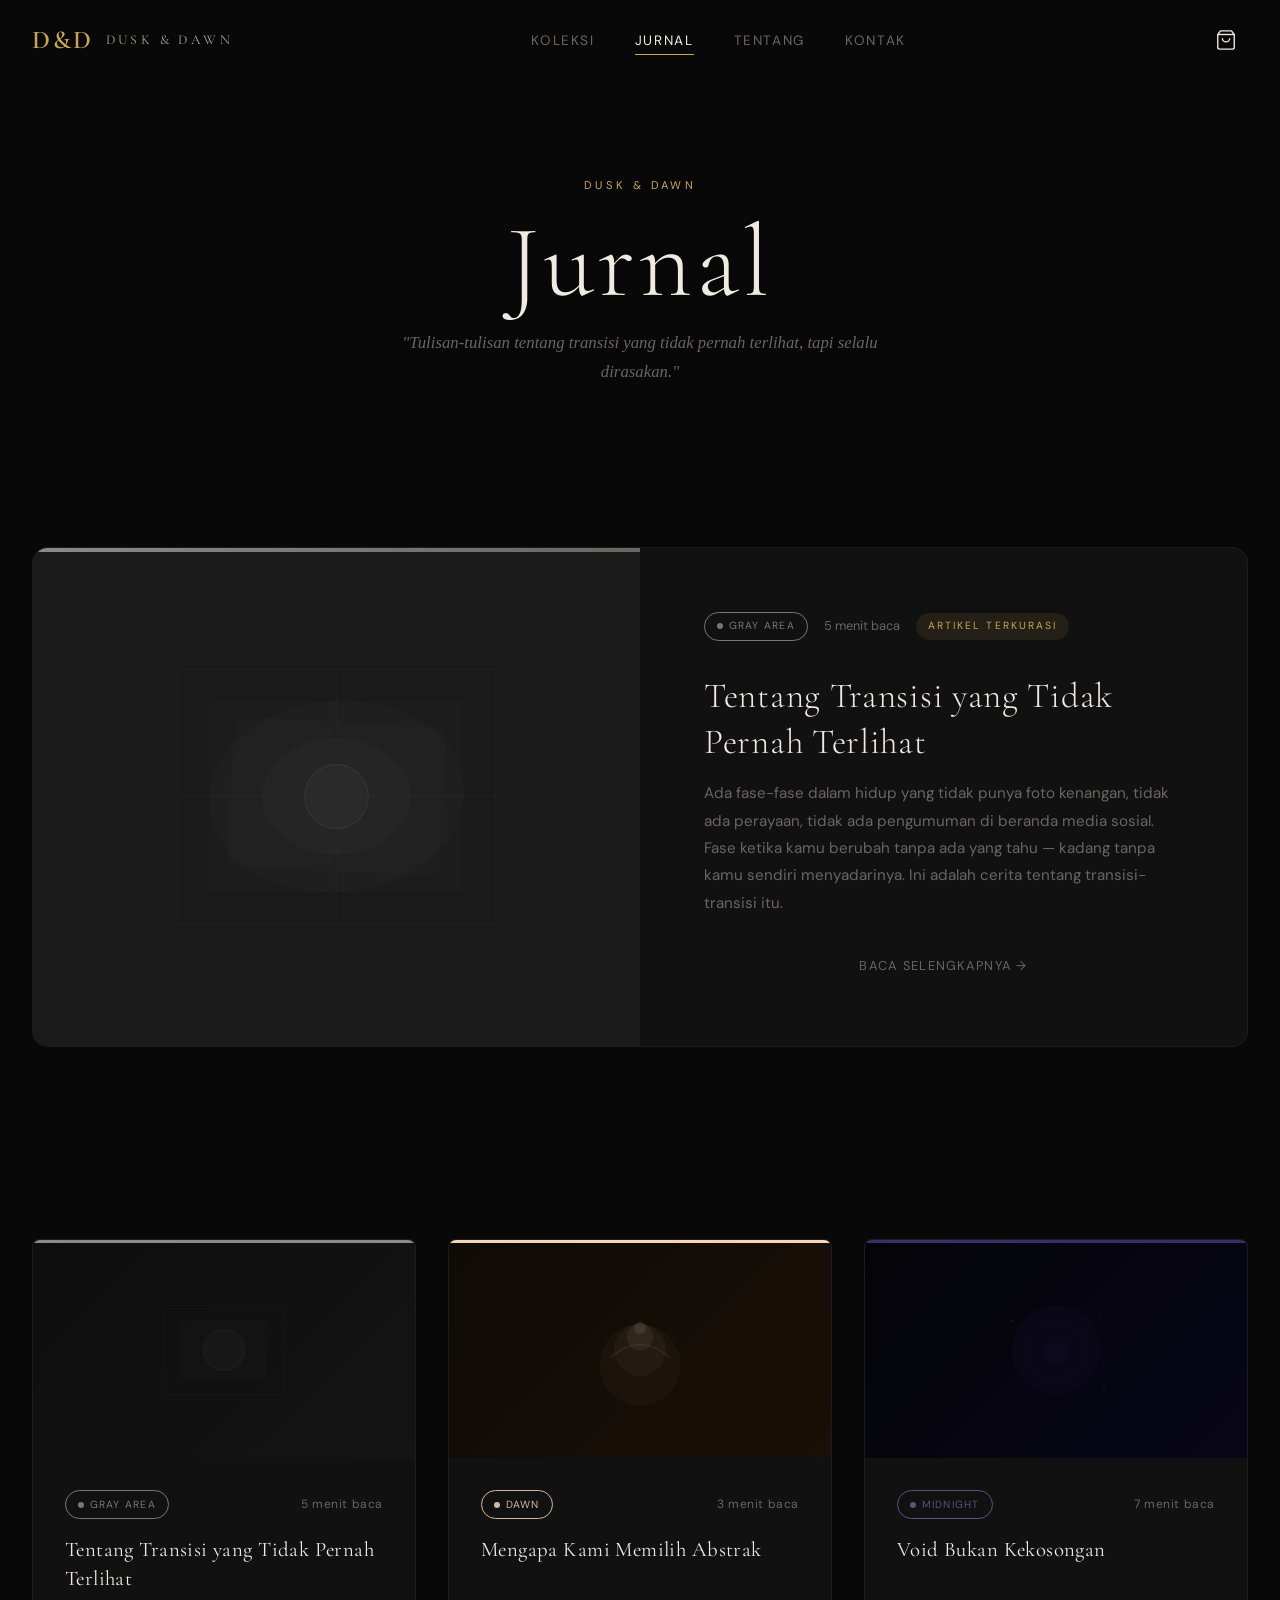
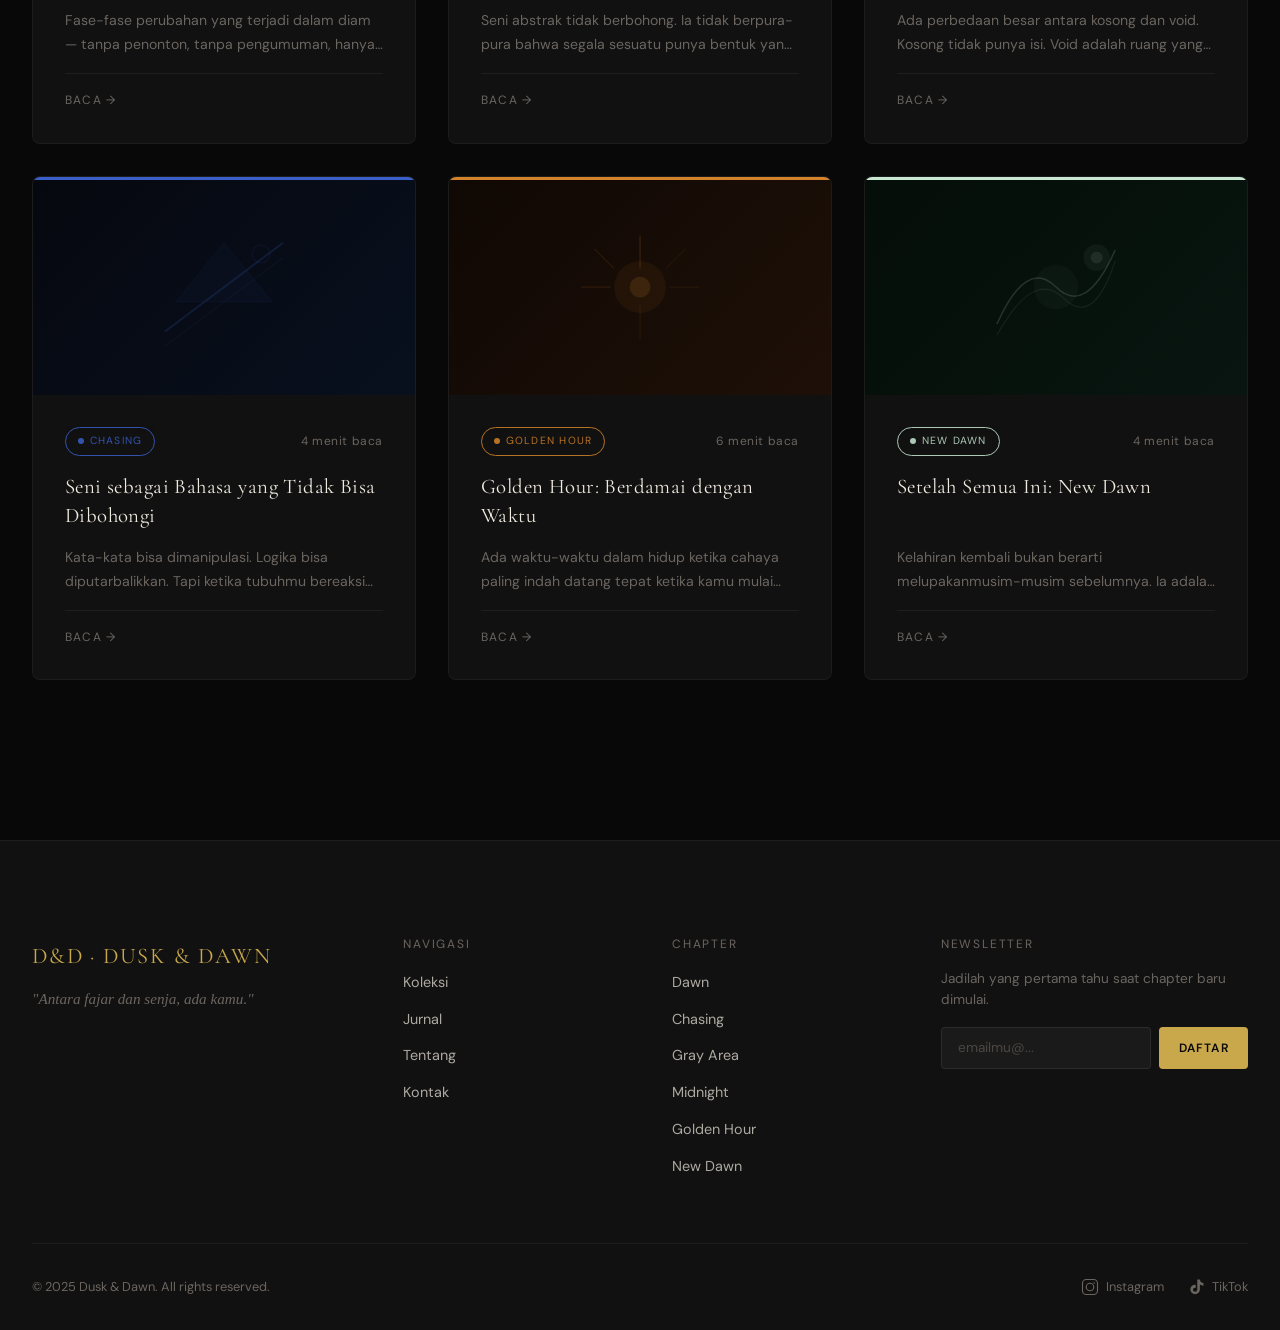
<file: journal.html>
<!DOCTYPE html>
<html lang="id">
<head>
  <meta charset="UTF-8">
  <meta name="viewport" content="width=device-width, initial-scale=1.0">
  <title>Jurnal — Dusk &amp; Dawn</title>
  <meta name="description" content="Tulisan-tulisan tentang transisi, seni abstrak, dan kehidupan manusia. Jurnal dari Dusk & Dawn.">
  <link rel="preconnect" href="https://fonts.googleapis.com">
  <link rel="preconnect" href="https://fonts.gstatic.com" crossorigin>
  <link href="https://fonts.googleapis.com/css2?family=Cormorant+Garamond:ital,wght@0,300;0,400;0,500;1,300;1,400&family=DM+Sans:wght@300;400;500&family=IM+Fell+English:ital@0;1&display=swap" rel="stylesheet">
  <link rel="stylesheet" href="assets/css/main.css">
  <link rel="stylesheet" href="assets/css/components.css">
  <link rel="stylesheet" href="assets/css/animations.css">
  <link rel="stylesheet" href="assets/css/journal.css">
</head>
<body>

  <a href="#main-content" class="skip-link">Langsung ke konten</a>

  <!-- NAVBAR -->
  <nav class="navbar" role="navigation" aria-label="Navigasi utama">
    <div class="navbar__inner">
      <a href="index.html" class="navbar__logo" aria-label="Dusk & Dawn - Beranda">
        <span class="navbar__logo-mark">D&amp;D</span>
        <span class="navbar__logo-wordmark">DUSK &amp; DAWN</span>
      </a>
      <ul class="navbar__links" role="list">
        <li><a href="collections.html" class="navbar__link">Koleksi</a></li>
        <li><a href="journal.html" class="navbar__link">Jurnal</a></li>
        <li><a href="about.html" class="navbar__link">Tentang</a></li>
        <li><a href="contact.html" class="navbar__link">Kontak</a></li>
      </ul>
      <div style="display:flex;align-items:center;gap:1rem;">
        <a href="cart.html" class="navbar__cart" aria-label="Keranjang belanja">
          <svg viewBox="0 0 24 24" aria-hidden="true"><path d="M6 2L3 6v14a2 2 0 002 2h14a2 2 0 002-2V6l-3-4z"/><line x1="3" y1="6" x2="21" y2="6"/><path d="M16 10a4 4 0 01-8 0"/></svg>
          <span class="cart-badge" aria-live="polite"></span>
        </a>
        <button class="navbar__hamburger" aria-label="Menu" aria-expanded="false">
          <span></span><span></span><span></span>
        </button>
      </div>
    </div>
  </nav>

  <div class="mobile-nav" role="dialog" aria-modal="true" aria-label="Menu navigasi">
    <a href="index.html" class="mobile-nav__link">Beranda</a>
    <a href="collections.html" class="mobile-nav__link">Koleksi</a>
    <a href="journal.html" class="mobile-nav__link">Jurnal</a>
    <a href="about.html" class="mobile-nav__link">Tentang</a>
    <a href="contact.html" class="mobile-nav__link">Kontak</a>
    <a href="cart.html" class="mobile-nav__link">Keranjang</a>
  </div>

  <main id="main-content">

    <!-- JOURNAL HERO -->
    <div class="journal-hero">
      <span class="journal-hero__eyebrow" data-reveal>Dusk &amp; Dawn</span>
      <h1 class="journal-hero__title" data-reveal data-delay="100">Jurnal</h1>
      <p class="journal-hero__subtitle text-accent" data-reveal data-delay="200">
        "Tulisan-tulisan tentang transisi yang tidak pernah terlihat, tapi selalu dirasakan."
      </p>
    </div>

    <!-- FEATURED ARTICLE -->
    <section class="journal-featured section" aria-label="Artikel utama">
      <div class="container">
        <div class="journal-featured__card" data-reveal>
          <div class="journal-featured__visual">
            <div class="journal-featured__accent-bar" style="background:linear-gradient(90deg,#8a8a8a,#6b6560);"></div>
            <svg viewBox="0 0 400 300" xmlns="http://www.w3.org/2000/svg" aria-hidden="true">
              <!-- Gray area abstract: layered translucent overlapping forms -->
              <rect x="50" y="30" width="300" height="240" fill="none" stroke="rgba(138,138,138,0.1)" stroke-width="1"/>
              <rect x="80" y="60" width="240" height="180" fill="rgba(138,138,138,0.04)"/>
              <rect x="100" y="80" width="200" height="140" fill="rgba(138,138,138,0.04)" transform="rotate(3,200,150)"/>
              <ellipse cx="200" cy="150" rx="120" ry="90" fill="rgba(138,138,138,0.06)" transform="rotate(-5,200,150)"/>
              <ellipse cx="200" cy="150" rx="70" ry="55" fill="rgba(138,138,138,0.08)"/>
              <circle cx="200" cy="150" rx="30" r="30" fill="rgba(138,138,138,0.12)" stroke="rgba(138,138,138,0.3)" stroke-width="1"/>
              <line x1="50" y1="150" x2="350" y2="150" stroke="rgba(138,138,138,0.12)" stroke-width="0.8"/>
              <line x1="200" y1="30" x2="200" y2="270" stroke="rgba(138,138,138,0.1)" stroke-width="0.8"/>
            </svg>
          </div>
          <div class="journal-featured__content">
            <div class="journal-featured__meta">
              <span class="badge badge--gray">Gray Area</span>
              <span class="journal-featured__read-time">5 menit baca</span>
              <span class="journal-featured__label">Artikel Terkurasi</span>
            </div>
            <h2 class="journal-featured__title">Tentang Transisi yang Tidak Pernah Terlihat</h2>
            <p class="journal-featured__excerpt">
              Ada fase-fase dalam hidup yang tidak punya foto kenangan, tidak ada perayaan, tidak ada
              pengumuman di beranda media sosial. Fase ketika kamu berubah tanpa ada yang tahu —
              kadang tanpa kamu sendiri menyadarinya. Ini adalah cerita tentang transisi-transisi itu.
            </p>
            <button class="btn btn--ghost" onclick="window.DD && window.DD.showToast('Artikel ini sedang dalam penulisan — nantikan.')">
              Baca Selengkapnya →
            </button>
          </div>
        </div>
      </div>
    </section>

    <!-- JOURNAL GRID -->
    <section class="journal-section" aria-label="Semua artikel jurnal">
      <div class="container">
        <div class="journal-grid" role="list">

          <!-- Article 1: Gray Area -->
          <article class="journal-card" role="listitem" data-reveal>
            <div class="journal-card__accent-bar" style="background:var(--gray-color);" aria-hidden="true"></div>
            <div class="journal-card__visual" style="background:linear-gradient(135deg,#0e0e0e,#141414);">
              <svg viewBox="0 0 200 160" xmlns="http://www.w3.org/2000/svg" aria-hidden="true">
                <rect x="20" y="20" width="160" height="120" fill="none" stroke="rgba(138,138,138,0.15)" stroke-width="1"/>
                <rect x="40" y="40" width="120" height="80" fill="rgba(138,138,138,0.06)"/>
                <circle cx="100" cy="80" r="28" fill="rgba(138,138,138,0.1)" stroke="rgba(138,138,138,0.25)" stroke-width="1"/>
              </svg>
            </div>
            <div class="journal-card__body">
              <div class="journal-card__meta">
                <span class="badge badge--gray">Gray Area</span>
                <span class="journal-card__read-time">5 menit baca</span>
              </div>
              <h3 class="journal-card__title">Tentang Transisi yang Tidak Pernah Terlihat</h3>
              <p class="journal-card__excerpt">Fase-fase perubahan yang terjadi dalam diam — tanpa penonton, tanpa pengumuman, hanya kamu dan kesunyian yang mengajarkan.</p>
              <span class="journal-card__read-link" aria-label="Baca artikel tentang transisi">Baca →</span>
            </div>
          </article>

          <!-- Article 2: Dawn -->
          <article class="journal-card" role="listitem" data-reveal data-delay="100">
            <div class="journal-card__accent-bar" style="background:var(--dawn-color);" aria-hidden="true"></div>
            <div class="journal-card__visual" style="background:linear-gradient(135deg,#0f0a05,#1a1008);">
              <svg viewBox="0 0 200 160" xmlns="http://www.w3.org/2000/svg" aria-hidden="true">
                <circle cx="100" cy="100" r="55" fill="rgba(245,215,181,0.08)"/>
                <circle cx="100" cy="80" r="35" fill="rgba(245,215,181,0.1)"/>
                <circle cx="100" cy="62" r="18" fill="rgba(245,215,181,0.18)"/>
                <circle cx="100" cy="50" r="8" fill="rgba(245,215,181,0.3)"/>
                <path d="M60 90 Q100 55 140 90" stroke="rgba(245,215,181,0.3)" stroke-width="1.5" fill="none"/>
              </svg>
            </div>
            <div class="journal-card__body">
              <div class="journal-card__meta">
                <span class="badge badge--dawn">Dawn</span>
                <span class="journal-card__read-time">3 menit baca</span>
              </div>
              <h3 class="journal-card__title">Mengapa Kami Memilih Abstrak</h3>
              <p class="journal-card__excerpt">Seni abstrak tidak berbohong. Ia tidak berpura-pura bahwa segala sesuatu punya bentuk yang rapi dan bisa langsung dipahami.</p>
              <span class="journal-card__read-link" aria-label="Baca artikel tentang seni abstrak">Baca →</span>
            </div>
          </article>

          <!-- Article 3: Midnight -->
          <article class="journal-card" role="listitem" data-reveal data-delay="200">
            <div class="journal-card__accent-bar" style="background:#3d2b6e;" aria-hidden="true"></div>
            <div class="journal-card__visual" style="background:linear-gradient(135deg,#040408,#080618);">
              <svg viewBox="0 0 200 160" xmlns="http://www.w3.org/2000/svg" aria-hidden="true">
                <circle cx="100" cy="80" r="60" fill="rgba(26,16,48,0.6)"/>
                <circle cx="100" cy="80" r="40" fill="none" stroke="rgba(61,43,110,0.4)" stroke-width="1"/>
                <circle cx="100" cy="80" r="18" fill="rgba(61,43,110,0.2)"/>
                <circle cx="40" cy="40" r="2" fill="rgba(255,255,255,0.15)"/>
                <circle cx="160" cy="35" r="1.5" fill="rgba(255,255,255,0.12)"/>
                <circle cx="165" cy="130" r="2" fill="rgba(255,255,255,0.1)"/>
              </svg>
            </div>
            <div class="journal-card__body">
              <div class="journal-card__meta">
                <span class="badge badge--void">Midnight</span>
                <span class="journal-card__read-time">7 menit baca</span>
              </div>
              <h3 class="journal-card__title">Void Bukan Kekosongan</h3>
              <p class="journal-card__excerpt">Ada perbedaan besar antara kosong dan void. Kosong tidak punya isi. Void adalah ruang yang menunggu — penuh dengan kemungkinan yang belum lahir.</p>
              <span class="journal-card__read-link" aria-label="Baca artikel tentang void">Baca →</span>
            </div>
          </article>

          <!-- Article 4: Chasing -->
          <article class="journal-card" role="listitem" data-reveal>
            <div class="journal-card__accent-bar" style="background:var(--chasing-color);" aria-hidden="true"></div>
            <div class="journal-card__visual" style="background:linear-gradient(135deg,#06080f,#08101e);">
              <svg viewBox="0 0 200 160" xmlns="http://www.w3.org/2000/svg" aria-hidden="true">
                <line x1="20" y1="140" x2="180" y2="20" stroke="rgba(58,95,200,0.5)" stroke-width="2.5"/>
                <line x1="20" y1="160" x2="180" y2="40" stroke="rgba(58,95,200,0.2)" stroke-width="1.5"/>
                <polygon points="100,20 165,100 35,100" fill="rgba(58,95,200,0.1)" stroke="rgba(58,95,200,0.25)" stroke-width="1"/>
                <circle cx="150" cy="35" r="12" fill="none" stroke="rgba(58,95,200,0.3)" stroke-width="1.5"/>
              </svg>
            </div>
            <div class="journal-card__body">
              <div class="journal-card__meta">
                <span class="badge badge--chasing">Chasing</span>
                <span class="journal-card__read-time">4 menit baca</span>
              </div>
              <h3 class="journal-card__title">Seni sebagai Bahasa yang Tidak Bisa Dibohongi</h3>
              <p class="journal-card__excerpt">Kata-kata bisa dimanipulasi. Logika bisa diputarbalikkan. Tapi ketika tubuhmu bereaksi terhadap sebuah karya — itu jujur.</p>
              <span class="journal-card__read-link" aria-label="Baca artikel tentang seni sebagai bahasa">Baca →</span>
            </div>
          </article>

          <!-- Article 5: Golden Hour -->
          <article class="journal-card" role="listitem" data-reveal data-delay="100">
            <div class="journal-card__accent-bar" style="background:var(--golden-color);" aria-hidden="true"></div>
            <div class="journal-card__visual" style="background:linear-gradient(135deg,#100804,#1e1008);">
              <svg viewBox="0 0 200 160" xmlns="http://www.w3.org/2000/svg" aria-hidden="true">
                <circle cx="100" cy="80" r="35" fill="rgba(212,131,42,0.18)"/>
                <path d="M100 10 L100 55" stroke="rgba(212,131,42,0.4)" stroke-width="2"/>
                <path d="M100 105 L100 150" stroke="rgba(212,131,42,0.25)" stroke-width="1.5"/>
                <path d="M20 80 L60 80" stroke="rgba(212,131,42,0.35)" stroke-width="1.5"/>
                <path d="M140 80 L180 80" stroke="rgba(212,131,42,0.25)" stroke-width="1.5"/>
                <path d="M38 28 L65 55" stroke="rgba(212,131,42,0.3)" stroke-width="1.5"/>
                <path d="M162 28 L135 55" stroke="rgba(212,131,42,0.2)" stroke-width="1.5"/>
                <circle cx="100" cy="80" r="14" fill="rgba(212,131,42,0.4)"/>
              </svg>
            </div>
            <div class="journal-card__body">
              <div class="journal-card__meta">
                <span class="badge badge--golden">Golden Hour</span>
                <span class="journal-card__read-time">6 menit baca</span>
              </div>
              <h3 class="journal-card__title">Golden Hour: Berdamai dengan Waktu</h3>
              <p class="journal-card__excerpt">Ada waktu-waktu dalam hidup ketika cahaya paling indah datang tepat ketika kamu mulai lelah. Itulah golden hour — baik dalam fotografi maupun dalam jiwa.</p>
              <span class="journal-card__read-link" aria-label="Baca artikel tentang golden hour">Baca →</span>
            </div>
          </article>

          <!-- Article 6: New Dawn -->
          <article class="journal-card" role="listitem" data-reveal data-delay="200">
            <div class="journal-card__accent-bar" style="background:var(--newdawn-color);" aria-hidden="true"></div>
            <div class="journal-card__visual" style="background:linear-gradient(135deg,#050e08,#081510);">
              <svg viewBox="0 0 200 160" xmlns="http://www.w3.org/2000/svg" aria-hidden="true">
                <path d="M20 130 Q60 40 100 80 Q140 120 180 30" stroke="rgba(201,232,212,0.4)" stroke-width="2" fill="none"/>
                <path d="M20 145 Q70 55 110 95 Q150 135 180 45" stroke="rgba(201,232,212,0.2)" stroke-width="1.5" fill="none"/>
                <circle cx="100" cy="80" r="30" fill="rgba(201,232,212,0.07)"/>
                <circle cx="155" cy="40" r="18" fill="rgba(201,232,212,0.12)"/>
                <circle cx="155" cy="40" r="8" fill="rgba(201,232,212,0.25)"/>
              </svg>
            </div>
            <div class="journal-card__body">
              <div class="journal-card__meta">
                <span class="badge badge--newdawn">New Dawn</span>
                <span class="journal-card__read-time">4 menit baca</span>
              </div>
              <h3 class="journal-card__title">Setelah Semua Ini: New Dawn</h3>
              <p class="journal-card__excerpt">Kelahiran kembali bukan berarti melupakanmusim-musim sebelumnya. Ia adalah mengintegrasikan seluruh perjalanan — luka, cahaya, dan semua yang ada di antaranya.</p>
              <span class="journal-card__read-link" aria-label="Baca artikel tentang new dawn">Baca →</span>
            </div>
          </article>

        </div>
      </div>
    </section>

  </main>

  <!-- FOOTER -->
  <footer class="footer" role="contentinfo">
    <div class="container">
      <div class="footer__grid">
        <div class="footer__brand">
          <div class="footer__brand-name">D&amp;D · DUSK &amp; DAWN</div>
          <p class="footer__brand-tagline text-accent">"Antara fajar dan senja, ada kamu."</p>
        </div>
        <div>
          <h3 class="footer__heading">Navigasi</h3>
          <ul class="footer__link-list" role="list">
            <li><a href="collections.html" class="footer__link">Koleksi</a></li>
            <li><a href="journal.html" class="footer__link">Jurnal</a></li>
            <li><a href="about.html" class="footer__link">Tentang</a></li>
            <li><a href="contact.html" class="footer__link">Kontak</a></li>
          </ul>
        </div>
        <div>
          <h3 class="footer__heading">Chapter</h3>
          <ul class="footer__link-list" role="list">
            <li><a href="collections.html#dawn" class="footer__link">Dawn</a></li>
            <li><a href="collections.html#chasing" class="footer__link">Chasing</a></li>
            <li><a href="collections.html#gray" class="footer__link">Gray Area</a></li>
            <li><a href="collections.html#void" class="footer__link">Midnight</a></li>
            <li><a href="collections.html#golden" class="footer__link">Golden Hour</a></li>
            <li><a href="collections.html#newdawn" class="footer__link">New Dawn</a></li>
          </ul>
        </div>
        <div>
          <h3 class="footer__heading">Newsletter</h3>
          <p class="footer__newsletter-text">Jadilah yang pertama tahu saat chapter baru dimulai.</p>
          <form class="footer__newsletter-form" name="newsletter" method="POST" data-netlify="true">
            <input type="hidden" name="form-name" value="newsletter">
            <input type="email" name="email" class="footer__newsletter-input" placeholder="emailmu@..." required aria-label="Email newsletter">
            <button type="submit" class="footer__newsletter-btn">Daftar</button>
          </form>
        </div>
      </div>
      <div class="footer__bottom">
        <p class="footer__copyright">© 2025 Dusk &amp; Dawn. All rights reserved.</p>
        <div class="footer__socials">
          <a href="https://instagram.com/duskanddawn" target="_blank" rel="noopener noreferrer" class="footer__social-link" aria-label="Instagram">
            <svg viewBox="0 0 24 24" fill="none" stroke="currentColor" stroke-width="1.5"><rect x="2" y="2" width="20" height="20" rx="5"/><circle cx="12" cy="12" r="5"/><circle cx="17.5" cy="6.5" r="1" fill="currentColor" stroke="none"/></svg>
            Instagram
          </a>
          <a href="https://tiktok.com/@duskanddawn" target="_blank" rel="noopener noreferrer" class="footer__social-link" aria-label="TikTok">
            <svg viewBox="0 0 24 24" fill="currentColor"><path d="M19.59 6.69a4.83 4.83 0 01-3.77-4.25V2h-3.45v13.67a2.89 2.89 0 01-5.77.11 2.89 2.89 0 012.89-2.89c.28 0 .54.04.79.1V9.01a6.27 6.27 0 00-.79-.05 6.34 6.34 0 00-6.34 6.34 6.34 6.34 0 006.34 6.34 6.34 6.34 0 006.33-6.34V8.69a8.18 8.18 0 004.79 1.53V6.77a4.85 4.85 0 01-1.03-.08z"/></svg>
            TikTok
          </a>
        </div>
      </div>
    </div>
  </footer>

  <script src="assets/js/main.js"></script>
  <script src="assets/js/animations.js"></script>
  <script src="assets/js/cart.js"></script>
  <script src="assets/js/journal.js"></script>

</body>
</html>
</file>
<file: assets/css/main.css>
/* ============================================================
   MAIN.CSS — Dusk & Dawn Design System
   CSS Variables, Reset, Base Typography
   ============================================================ */

/* --- CSS Custom Properties --- */
:root {
  /* Core palette */
  --bg: #080808;
  --surface: #111111;
  --surface-2: #1a1a1a;
  --text: #f0ebe0;
  --text-muted: #6b6560;
  --gold: #c9a84c;
  --dust: #d4c5b0;

  /* Chapter colors */
  --dawn-color: #f5d7b5;
  --chasing-color: #3a5fc8;
  --gray-color: #8a8a8a;
  --void-color: #1a1030;
  --golden-color: #d4832a;
  --newdawn-color: #c9e8d4;

  /* Typography scale */
  --font-display: 'Cormorant Garamond', serif;
  --font-body: 'DM Sans', sans-serif;
  --font-accent: 'IM Fell English', serif;

  /* Spacing scale */
  --space-xs: 0.5rem;
  --space-sm: 1rem;
  --space-md: 2rem;
  --space-lg: 4rem;
  --space-xl: 6rem;
  --space-2xl: 10rem;

  /* Border radius */
  --radius-sm: 4px;
  --radius-md: 8px;
  --radius-lg: 16px;
  --radius-full: 9999px;

  /* Transitions */
  --ease-smooth: cubic-bezier(0.25, 0.46, 0.45, 0.94);
  --ease-out: cubic-bezier(0.16, 1, 0.3, 1);
  --transition-fast: 0.2s var(--ease-smooth);
  --transition-base: 0.4s var(--ease-smooth);
  --transition-slow: 0.8s var(--ease-out);

  /* Layout */
  --container-max: 1280px;
  --container-narrow: 860px;
  --nav-height: 80px;
  --nav-height-scrolled: 60px;
}

/* --- CSS Reset --- */
*,
*::before,
*::after {
  margin: 0;
  padding: 0;
  box-sizing: border-box;
}

html {
  font-size: 16px;
  scroll-behavior: smooth;
  -webkit-font-smoothing: antialiased;
  -moz-osx-font-smoothing: grayscale;
}

body {
  font-family: var(--font-body);
  background-color: var(--bg);
  color: var(--text);
  line-height: 1.7;
  overflow-x: hidden;
  min-height: 100vh;
}

/* Page transition */
body {
  opacity: 1;
  transition: opacity 0.3s ease;
}

body.page-exit {
  opacity: 0;
}

body.page-enter {
  opacity: 0;
}

img, svg {
  max-width: 100%;
  display: block;
}

a {
  color: inherit;
  text-decoration: none;
  transition: color var(--transition-fast);
}

a:hover {
  color: var(--gold);
}

ul, ol {
  list-style: none;
}

button, input, textarea, select {
  font-family: inherit;
  font-size: inherit;
  color: inherit;
  background: none;
  border: none;
  outline: none;
}

button {
  cursor: pointer;
}

/* --- Base Typography --- */
h1, h2, h3, h4, h5, h6 {
  font-family: var(--font-display);
  font-weight: 400;
  line-height: 1.2;
  letter-spacing: 0.02em;
}

h1 {
  font-size: clamp(2.5rem, 6vw, 5rem);
}

h2 {
  font-size: clamp(2rem, 4vw, 3.5rem);
}

h3 {
  font-size: clamp(1.5rem, 3vw, 2rem);
}

h4 {
  font-size: clamp(1.2rem, 2vw, 1.5rem);
}

p {
  font-size: clamp(0.95rem, 1.2vw, 1.1rem);
  max-width: 65ch;
}

.text-accent {
  font-family: var(--font-accent);
  font-style: italic;
}

.text-muted {
  color: var(--text-muted);
}

.text-gold {
  color: var(--gold);
}

.text-dust {
  color: var(--dust);
}

.text-center {
  text-align: center;
}

/* --- Layout Utilities --- */
.container {
  width: 100%;
  max-width: var(--container-max);
  margin: 0 auto;
  padding: 0 var(--space-md);
}

.container--narrow {
  max-width: var(--container-narrow);
}

.section {
  padding: var(--space-xl) 0;
}

.section--large {
  padding: var(--space-2xl) 0;
}

.flex {
  display: flex;
}

.flex-center {
  display: flex;
  align-items: center;
  justify-content: center;
}

.flex-between {
  display: flex;
  align-items: center;
  justify-content: space-between;
}

.grid {
  display: grid;
}

/* --- Selection --- */
::selection {
  background: var(--gold);
  color: var(--bg);
}

/* --- Scrollbar --- */
::-webkit-scrollbar {
  width: 6px;
}

::-webkit-scrollbar-track {
  background: var(--bg);
}

::-webkit-scrollbar-thumb {
  background: var(--surface-2);
  border-radius: var(--radius-full);
}

::-webkit-scrollbar-thumb:hover {
  background: var(--text-muted);
}

/* --- Skip Link --- */
.skip-link {
  position: absolute;
  top: -100%;
  left: var(--space-md);
  padding: var(--space-xs) var(--space-sm);
  background: var(--gold);
  color: var(--bg);
  z-index: 9999;
  border-radius: var(--radius-sm);
}

.skip-link:focus {
  top: var(--space-sm);
}

/* --- Responsive breakpoints reference ---
   Mobile first:
   @media (min-width: 768px)  — tablet
   @media (min-width: 1024px) — desktop
   @media (min-width: 1280px) — wide
*/
</file>
<file: assets/css/components.css>
/* ============================================================
   COMPONENTS.CSS — Navbar, Footer, Buttons, Cards, Badges
   ============================================================ */

/* ==================== NAVBAR ==================== */
.navbar {
  position: fixed;
  top: 0;
  left: 0;
  width: 100%;
  z-index: 1000;
  height: var(--nav-height);
  display: flex;
  align-items: center;
  transition: all var(--transition-base);
  background: transparent;
}

.navbar.scrolled {
  height: var(--nav-height-scrolled);
  background: rgba(8, 8, 8, 0.85);
  backdrop-filter: blur(20px);
  -webkit-backdrop-filter: blur(20px);
  border-bottom: 1px solid rgba(240, 235, 224, 0.06);
}

.navbar__inner {
  display: flex;
  align-items: center;
  justify-content: space-between;
  width: 100%;
  max-width: var(--container-max);
  margin: 0 auto;
  padding: 0 var(--space-md);
}

/* Logo */
.navbar__logo {
  display: flex;
  align-items: center;
  gap: 0.75rem;
  z-index: 1001;
}

.navbar__logo-mark {
  font-family: var(--font-display);
  font-size: 1.6rem;
  letter-spacing: 0.1em;
  color: var(--gold);
  font-weight: 600;
}

.navbar__logo-wordmark {
  font-family: var(--font-display);
  font-size: 0.85rem;
  letter-spacing: 0.25em;
  text-transform: uppercase;
  color: var(--text);
  opacity: 0.7;
  transition: opacity var(--transition-fast);
  display: none;
}

@media (min-width: 768px) {
  .navbar__logo-wordmark {
    display: block;
  }
}

.navbar__logo:hover .navbar__logo-wordmark {
  opacity: 1;
}

/* Nav Links */
.navbar__links {
  display: none;
  gap: 2.5rem;
  align-items: center;
}

@media (min-width: 1024px) {
  .navbar__links {
    display: flex;
  }
}

.navbar__link {
  font-family: var(--font-body);
  font-size: 0.85rem;
  letter-spacing: 0.12em;
  text-transform: uppercase;
  color: var(--text-muted);
  position: relative;
  padding: 0.25rem 0;
  transition: color var(--transition-fast);
}

.navbar__link::after {
  content: '';
  position: absolute;
  bottom: -2px;
  left: 0;
  width: 0;
  height: 1px;
  background: var(--gold);
  transition: width var(--transition-base);
}

.navbar__link:hover,
.navbar__link.active {
  color: var(--text);
}

.navbar__link.active::after,
.navbar__link:hover::after {
  width: 100%;
}

/* Cart */
.navbar__cart {
  position: relative;
  display: flex;
  align-items: center;
  justify-content: center;
  width: 44px;
  height: 44px;
  z-index: 1001;
  transition: transform var(--transition-fast);
}

.navbar__cart:hover {
  transform: scale(1.05);
}

.navbar__cart svg {
  width: 22px;
  height: 22px;
  stroke: var(--text);
  fill: none;
  stroke-width: 1.5;
}

.cart-badge {
  position: absolute;
  top: 4px;
  right: 2px;
  width: 18px;
  height: 18px;
  border-radius: 50%;
  background: var(--gold);
  color: var(--bg);
  font-size: 0.65rem;
  font-weight: 700;
  display: flex;
  align-items: center;
  justify-content: center;
  opacity: 0;
  transform: scale(0);
  transition: all var(--transition-fast);
}

.cart-badge.visible {
  opacity: 1;
  transform: scale(1);
}

/* Hamburger */
.navbar__hamburger {
  display: flex;
  flex-direction: column;
  justify-content: center;
  gap: 5px;
  width: 28px;
  height: 44px;
  z-index: 1001;
  cursor: pointer;
}

@media (min-width: 1024px) {
  .navbar__hamburger {
    display: none;
  }
}

.navbar__hamburger span {
  display: block;
  width: 100%;
  height: 1.5px;
  background: var(--text);
  transition: all 0.3s ease;
  transform-origin: center;
}

.navbar__hamburger.open span:nth-child(1) {
  transform: translateY(6.5px) rotate(45deg);
}

.navbar__hamburger.open span:nth-child(2) {
  opacity: 0;
}

.navbar__hamburger.open span:nth-child(3) {
  transform: translateY(-6.5px) rotate(-45deg);
}

/* Mobile Overlay */
.mobile-nav {
  position: fixed;
  top: 0;
  left: 0;
  width: 100%;
  height: 100vh;
  height: 100dvh;
  background: rgba(8, 8, 8, 0.97);
  z-index: 999;
  display: flex;
  flex-direction: column;
  align-items: center;
  justify-content: center;
  gap: 2rem;
  opacity: 0;
  pointer-events: none;
  transition: opacity 0.4s ease;
}

.mobile-nav.open {
  opacity: 1;
  pointer-events: all;
}

.mobile-nav__link {
  font-family: var(--font-display);
  font-size: 2rem;
  letter-spacing: 0.08em;
  color: var(--text);
  opacity: 0;
  transform: translateY(20px);
  transition: all 0.4s ease;
}

.mobile-nav.open .mobile-nav__link {
  opacity: 1;
  transform: translateY(0);
}

.mobile-nav.open .mobile-nav__link:nth-child(1) { transition-delay: 0.1s; }
.mobile-nav.open .mobile-nav__link:nth-child(2) { transition-delay: 0.15s; }
.mobile-nav.open .mobile-nav__link:nth-child(3) { transition-delay: 0.2s; }
.mobile-nav.open .mobile-nav__link:nth-child(4) { transition-delay: 0.25s; }
.mobile-nav.open .mobile-nav__link:nth-child(5) { transition-delay: 0.3s; }
.mobile-nav.open .mobile-nav__link:nth-child(6) { transition-delay: 0.35s; }

.mobile-nav__link:hover {
  color: var(--gold);
}

/* ==================== BUTTONS ==================== */
.btn {
  display: inline-flex;
  align-items: center;
  justify-content: center;
  gap: 0.5rem;
  padding: 0.85rem 2rem;
  font-family: var(--font-body);
  font-size: 0.8rem;
  letter-spacing: 0.15em;
  text-transform: uppercase;
  border-radius: var(--radius-sm);
  transition: all var(--transition-base);
  position: relative;
  overflow: hidden;
  white-space: nowrap;
}

.btn--primary {
  background: var(--gold);
  color: var(--bg);
}

.btn--primary:hover {
  background: #b8953f;
  color: var(--bg);
  transform: translateY(-1px);
  box-shadow: 0 4px 20px rgba(201, 168, 76, 0.3);
}

.btn--outline {
  border: 1px solid rgba(240, 235, 224, 0.2);
  color: var(--text);
}

.btn--outline:hover {
  border-color: var(--gold);
  color: var(--gold);
  transform: translateY(-1px);
}

.btn--ghost {
  color: var(--text-muted);
  padding: 0.5rem 0;
  letter-spacing: 0.1em;
}

.btn--ghost:hover {
  color: var(--gold);
}

.btn--ghost::after {
  content: '';
  position: absolute;
  bottom: 4px;
  left: 0;
  width: 0;
  height: 1px;
  background: var(--gold);
  transition: width var(--transition-base);
}

.btn--ghost:hover::after {
  width: 100%;
}

.btn--sm {
  padding: 0.6rem 1.4rem;
  font-size: 0.75rem;
}

.btn--lg {
  padding: 1rem 2.5rem;
  font-size: 0.85rem;
}

.btn[disabled] {
  opacity: 0.4;
  cursor: not-allowed;
  pointer-events: none;
}

/* ==================== CARDS ==================== */
.card {
  background: var(--surface);
  border: 1px solid rgba(240, 235, 224, 0.05);
  border-radius: var(--radius-md);
  overflow: hidden;
  transition: all var(--transition-base);
}

.card:hover {
  border-color: rgba(240, 235, 224, 0.1);
  transform: translateY(-4px);
  box-shadow: 0 20px 60px rgba(0, 0, 0, 0.4);
}

.card__image {
  width: 100%;
  aspect-ratio: 3 / 4;
  background: var(--surface-2);
  display: flex;
  align-items: center;
  justify-content: center;
  overflow: hidden;
  position: relative;
}

.card__image svg {
  width: 60%;
  height: 60%;
  opacity: 0.6;
  transition: all var(--transition-slow);
}

.card:hover .card__image svg {
  opacity: 0.9;
  transform: scale(1.05);
}

.card__body {
  padding: var(--space-sm) var(--space-sm) var(--space-md);
}

.card__chapter {
  font-size: 0.7rem;
  letter-spacing: 0.15em;
  text-transform: uppercase;
  margin-bottom: 0.5rem;
  display: inline-block;
}

.card__title {
  font-family: var(--font-display);
  font-size: 1.2rem;
  margin-bottom: 0.35rem;
}

.card__price {
  font-family: var(--font-body);
  font-size: 0.9rem;
  color: var(--dust);
  margin-bottom: var(--space-sm);
}

.card__excerpt {
  font-size: 0.9rem;
  color: var(--text-muted);
  line-height: 1.6;
  display: -webkit-box;
  -webkit-line-clamp: 2;
  -webkit-box-orient: vertical;
  overflow: hidden;
}

/* ==================== BADGES ==================== */
.badge {
  display: inline-flex;
  align-items: center;
  gap: 0.35rem;
  padding: 0.3rem 0.75rem;
  font-size: 0.65rem;
  letter-spacing: 0.12em;
  text-transform: uppercase;
  border-radius: var(--radius-full);
  border: 1px solid currentColor;
  opacity: 0.85;
}

.badge--dawn { color: var(--dawn-color); }
.badge--chasing { color: var(--chasing-color); }
.badge--gray { color: var(--gray-color); }
.badge--void { color: #6b5b95; }
.badge--golden { color: var(--golden-color); }
.badge--newdawn { color: var(--newdawn-color); }

.badge::before {
  content: '';
  width: 6px;
  height: 6px;
  border-radius: 50%;
  background: currentColor;
}

/* ==================== CHAPTER COLOR BAR ==================== */
.color-bar {
  width: 100%;
  height: 3px;
  border-radius: 2px;
}

.color-bar--dawn { background: var(--dawn-color); }
.color-bar--chasing { background: var(--chasing-color); }
.color-bar--gray { background: var(--gray-color); }
.color-bar--void { background: var(--void-color); }
.color-bar--golden { background: var(--golden-color); }
.color-bar--newdawn { background: var(--newdawn-color); }

/* ==================== DIVIDERS ==================== */
.divider {
  width: 60px;
  height: 1px;
  background: var(--gold);
  opacity: 0.4;
}

.divider--wide {
  width: 100%;
  background: rgba(240, 235, 224, 0.06);
}

/* ==================== FOOTER ==================== */
.footer {
  background: var(--surface);
  border-top: 1px solid rgba(240, 235, 224, 0.06);
  padding: var(--space-xl) 0 var(--space-md);
}

.footer__grid {
  display: grid;
  grid-template-columns: 1fr;
  gap: var(--space-lg);
  margin-bottom: var(--space-lg);
}

@media (min-width: 768px) {
  .footer__grid {
    grid-template-columns: repeat(2, 1fr);
  }
}

@media (min-width: 1024px) {
  .footer__grid {
    grid-template-columns: 1.5fr 1fr 1fr 1.5fr;
  }
}

.footer__brand {
  max-width: 280px;
}

.footer__brand-name {
  font-family: var(--font-display);
  font-size: 1.4rem;
  letter-spacing: 0.08em;
  margin-bottom: 0.75rem;
  color: var(--gold);
}

.footer__brand-tagline {
  font-family: var(--font-accent);
  font-style: italic;
  font-size: 0.95rem;
  color: var(--text-muted);
  line-height: 1.6;
}

.footer__heading {
  font-family: var(--font-body);
  font-size: 0.75rem;
  letter-spacing: 0.15em;
  text-transform: uppercase;
  color: var(--text-muted);
  margin-bottom: var(--space-sm);
}

.footer__link-list {
  display: flex;
  flex-direction: column;
  gap: 0.6rem;
}

.footer__link {
  font-size: 0.9rem;
  color: var(--text);
  opacity: 0.7;
  transition: all var(--transition-fast);
}

.footer__link:hover {
  opacity: 1;
  color: var(--gold);
}

/* Newsletter */
.footer__newsletter-text {
  font-size: 0.85rem;
  color: var(--text-muted);
  margin-bottom: var(--space-sm);
  line-height: 1.6;
}

.footer__newsletter-form {
  display: flex;
  gap: 0.5rem;
}

.footer__newsletter-input {
  flex: 1;
  padding: 0.7rem 1rem;
  background: var(--surface-2);
  border: 1px solid rgba(240, 235, 224, 0.08);
  border-radius: var(--radius-sm);
  color: var(--text);
  font-size: 0.85rem;
  transition: border-color var(--transition-fast);
}

.footer__newsletter-input::placeholder {
  color: var(--text-muted);
  opacity: 0.6;
}

.footer__newsletter-input:focus {
  border-color: var(--gold);
}

.footer__newsletter-btn {
  padding: 0.7rem 1.2rem;
  background: var(--gold);
  color: var(--bg);
  font-size: 0.75rem;
  letter-spacing: 0.1em;
  text-transform: uppercase;
  font-weight: 600;
  border-radius: var(--radius-sm);
  transition: background var(--transition-fast);
  cursor: pointer;
  white-space: nowrap;
}

.footer__newsletter-btn:hover {
  background: #b8953f;
}

/* Footer bottom */
.footer__bottom {
  display: flex;
  flex-direction: column;
  gap: var(--space-sm);
  align-items: center;
  padding-top: var(--space-md);
  border-top: 1px solid rgba(240, 235, 224, 0.06);
}

@media (min-width: 768px) {
  .footer__bottom {
    flex-direction: row;
    justify-content: space-between;
  }
}

.footer__copyright {
  font-size: 0.8rem;
  color: var(--text-muted);
}

.footer__socials {
  display: flex;
  gap: 1.5rem;
  align-items: center;
}

.footer__social-link {
  display: flex;
  align-items: center;
  gap: 0.4rem;
  font-size: 0.8rem;
  color: var(--text-muted);
  transition: color var(--transition-fast);
}

.footer__social-link:hover {
  color: var(--gold);
}

.footer__social-link svg {
  width: 18px;
  height: 18px;
}

/* ==================== TOOLTIP ==================== */
.tooltip {
  position: relative;
}

.tooltip__text {
  position: absolute;
  bottom: calc(100% + 8px);
  left: 50%;
  transform: translateX(-50%);
  background: var(--surface-2);
  color: var(--text-muted);
  font-size: 0.75rem;
  padding: 0.5rem 0.85rem;
  border-radius: var(--radius-sm);
  white-space: nowrap;
  opacity: 0;
  pointer-events: none;
  transition: opacity var(--transition-fast);
  border: 1px solid rgba(240, 235, 224, 0.08);
}

.tooltip:hover .tooltip__text {
  opacity: 1;
}

/* ==================== FORM ELEMENTS ==================== */
.form-group {
  margin-bottom: var(--space-md);
}

.form-label {
  display: block;
  font-size: 0.8rem;
  letter-spacing: 0.1em;
  text-transform: uppercase;
  color: var(--text-muted);
  margin-bottom: 0.5rem;
}

.form-input,
.form-textarea {
  width: 100%;
  padding: 0.9rem 1.2rem;
  background: var(--surface);
  border: 1px solid rgba(240, 235, 224, 0.08);
  border-radius: var(--radius-sm);
  color: var(--text);
  font-size: 0.95rem;
  transition: border-color var(--transition-fast);
}

.form-input:focus,
.form-textarea:focus {
  border-color: var(--gold);
}

.form-input::placeholder,
.form-textarea::placeholder {
  color: var(--text-muted);
  opacity: 0.5;
}

.form-textarea {
  resize: vertical;
  min-height: 150px;
  line-height: 1.6;
}

/* ==================== PAGE HERO ==================== */
.page-hero {
  min-height: 40vh;
  display: flex;
  flex-direction: column;
  align-items: center;
  justify-content: center;
  text-align: center;
  padding: calc(var(--nav-height) + var(--space-lg)) var(--space-md) var(--space-lg);
}

.page-hero__title {
  font-family: var(--font-display);
  font-size: clamp(2.5rem, 5vw, 4rem);
  letter-spacing: 0.05em;
  margin-bottom: var(--space-sm);
}

.page-hero__subtitle {
  font-family: var(--font-accent);
  font-style: italic;
  font-size: clamp(1rem, 1.5vw, 1.2rem);
  color: var(--text-muted);
  max-width: 50ch;
}
</file>
<file: assets/css/animations.css>
/* ============================================================
   ANIMATIONS.CSS — Keyframes, Transition Classes, Reveal System
   ============================================================ */

/* ==================== KEYFRAMES ==================== */

@keyframes fadeUp {
  from {
    opacity: 0;
    transform: translateY(30px);
  }
  to {
    opacity: 1;
    transform: translateY(0);
  }
}

@keyframes fadeIn {
  from { opacity: 0; }
  to   { opacity: 1; }
}

@keyframes slideRight {
  from {
    opacity: 0;
    transform: translateX(-40px);
  }
  to {
    opacity: 1;
    transform: translateX(0);
  }
}

@keyframes slideUp {
  from {
    opacity: 0;
    transform: translateY(20px);
  }
  to {
    opacity: 1;
    transform: translateY(0);
  }
}

@keyframes scaleIn {
  from {
    opacity: 0;
    transform: scale(0.95);
  }
  to {
    opacity: 1;
    transform: scale(1);
  }
}

/* Scroll indicator */
@keyframes scrollLine {
  0%   { transform: scaleY(0); transform-origin: top; opacity: 1; }
  45%  { transform: scaleY(1); transform-origin: top; opacity: 1; }
  55%  { transform: scaleY(1); transform-origin: bottom; opacity: 1; }
  100% { transform: scaleY(0); transform-origin: bottom; opacity: 0; }
}

/* Hero blob morphing */
@keyframes blobMorph1 {
  0%, 100% {
    border-radius: 60% 40% 30% 70% / 60% 30% 70% 40%;
    transform: scale(1) rotate(0deg);
  }
  33% {
    border-radius: 40% 60% 70% 30% / 40% 70% 30% 60%;
    transform: scale(1.05) rotate(3deg);
  }
  66% {
    border-radius: 70% 30% 50% 50% / 30% 60% 40% 70%;
    transform: scale(0.97) rotate(-2deg);
  }
}

@keyframes blobMorph2 {
  0%, 100% {
    border-radius: 40% 60% 60% 40% / 70% 30% 70% 30%;
    transform: scale(1) rotate(0deg);
  }
  33% {
    border-radius: 60% 40% 40% 60% / 30% 70% 30% 70%;
    transform: scale(0.95) rotate(-4deg);
  }
  66% {
    border-radius: 50% 50% 30% 70% / 60% 40% 60% 40%;
    transform: scale(1.04) rotate(2deg);
  }
}

@keyframes blobMorph3 {
  0%, 100% {
    border-radius: 50% 50% 40% 60% / 40% 60% 50% 50%;
    transform: scale(1) rotate(0deg);
  }
  50% {
    border-radius: 30% 70% 70% 30% / 50% 50% 40% 60%;
    transform: scale(1.06) rotate(5deg);
  }
}

@keyframes float {
  0%, 100% { transform: translateY(0px); }
  50%       { transform: translateY(-12px); }
}

@keyframes floatReverse {
  0%, 100% { transform: translateY(0px); }
  50%       { transform: translateY(12px); }
}

@keyframes pulse {
  0%, 100% { opacity: 0.4; }
  50%       { opacity: 0.8; }
}

@keyframes rotate {
  from { transform: rotate(0deg); }
  to   { transform: rotate(360deg); }
}

@keyframes shimmer {
  0%   { background-position: -200% center; }
  100% { background-position: 200% center; }
}

@keyframes drawLine {
  from { stroke-dashoffset: 1000; }
  to   { stroke-dashoffset: 0; }
}

@keyframes expandWidth {
  from { width: 0; }
  to   { width: 100%; }
}

/* ==================== UTILITY CLASSES ==================== */

/* Base state — hidden before reveal */
[data-reveal] {
  opacity: 0;
  transform: translateY(30px);
  transition: opacity 0.8s var(--ease-out), transform 0.8s var(--ease-out);
}

[data-reveal="slide-right"] {
  opacity: 0;
  transform: translateX(-40px);
  transition: opacity 0.7s var(--ease-out), transform 0.7s var(--ease-out);
}

[data-reveal="fade-in"] {
  opacity: 0;
  transform: none;
  transition: opacity 0.6s ease;
}

[data-reveal="scale-in"] {
  opacity: 0;
  transform: scale(0.95);
  transition: opacity 0.6s var(--ease-out), transform 0.6s var(--ease-out);
}

/* Visible state — added by JS */
[data-reveal].is-visible {
  opacity: 1;
  transform: translate(0, 0) scale(1);
}

/* Stagger delays via data-delay */
[data-delay="100"] { transition-delay: 0.1s; }
[data-delay="200"] { transition-delay: 0.2s; }
[data-delay="300"] { transition-delay: 0.3s; }
[data-delay="400"] { transition-delay: 0.4s; }
[data-delay="500"] { transition-delay: 0.5s; }
[data-delay="600"] { transition-delay: 0.6s; }
[data-delay="700"] { transition-delay: 0.7s; }
[data-delay="800"] { transition-delay: 0.8s; }

/* ==================== NAMED ANIMATION CLASSES ==================== */

.anim-fade-up {
  animation: fadeUp 0.8s var(--ease-out) both;
}

.anim-fade-in {
  animation: fadeIn 0.6s ease both;
}

.anim-slide-right {
  animation: slideRight 0.7s var(--ease-out) both;
}

.anim-scale-in {
  animation: scaleIn 0.6s var(--ease-out) both;
}

.anim-float {
  animation: float 6s ease-in-out infinite;
}

.anim-float-reverse {
  animation: floatReverse 7s ease-in-out infinite;
}

.anim-pulse {
  animation: pulse 3s ease-in-out infinite;
}

/* ==================== SCROLL INDICATOR ==================== */

.scroll-indicator {
  position: absolute;
  bottom: 2.5rem;
  left: 50%;
  transform: translateX(-50%);
  display: flex;
  flex-direction: column;
  align-items: center;
  gap: 0.5rem;
  z-index: 10;
}

.scroll-indicator__label {
  font-size: 0.65rem;
  letter-spacing: 0.2em;
  text-transform: uppercase;
  color: var(--text-muted);
  writing-mode: horizontal-tb;
}

.scroll-indicator__line {
  width: 1px;
  height: 60px;
  background: rgba(240, 235, 224, 0.2);
  position: relative;
  overflow: hidden;
}

.scroll-indicator__line::after {
  content: '';
  position: absolute;
  top: 0;
  left: 0;
  width: 100%;
  height: 100%;
  background: var(--gold);
  animation: scrollLine 2s ease-in-out infinite;
}

/* ==================== PAGE TRANSITION ==================== */

.page-transition-overlay {
  position: fixed;
  inset: 0;
  background: var(--bg);
  z-index: 9998;
  opacity: 0;
  pointer-events: none;
  transition: opacity 0.2s ease;
}

.page-transition-overlay.active {
  opacity: 1;
  pointer-events: all;
}

/* ==================== HERO BLOBS ==================== */

.hero-blob {
  position: absolute;
  border-radius: 50%;
  filter: blur(60px);
  opacity: 0.12;
  pointer-events: none;
}

.hero-blob--1 {
  width: 500px;
  height: 500px;
  background: radial-gradient(circle, var(--dawn-color), transparent 70%);
  top: -100px;
  right: -100px;
  animation: blobMorph1 18s ease-in-out infinite, float 10s ease-in-out infinite;
}

.hero-blob--2 {
  width: 400px;
  height: 400px;
  background: radial-gradient(circle, var(--chasing-color), transparent 70%);
  bottom: 0;
  left: -80px;
  animation: blobMorph2 22s ease-in-out infinite, floatReverse 12s ease-in-out infinite;
}

.hero-blob--3 {
  width: 300px;
  height: 300px;
  background: radial-gradient(circle, var(--gold), transparent 70%);
  top: 40%;
  left: 40%;
  animation: blobMorph3 15s ease-in-out infinite, pulse 8s ease-in-out infinite;
}

/* ==================== GOLD SHIMMER TEXT ==================== */

.shimmer-text {
  background: linear-gradient(
    90deg,
    var(--gold) 0%,
    #f0d080 25%,
    var(--gold) 50%,
    #c9a84c 75%,
    var(--gold) 100%
  );
  background-size: 200% auto;
  -webkit-background-clip: text;
  background-clip: text;
  -webkit-text-fill-color: transparent;
  animation: shimmer 4s linear infinite;
}

/* ==================== GOLD ACCENT LINE ==================== */

.gold-line {
  display: block;
  height: 1px;
  background: linear-gradient(90deg, transparent, var(--gold), transparent);
  width: 100%;
  opacity: 0.4;
}

/* ==================== HOVER GLOW ==================== */

.hover-glow {
  transition: box-shadow var(--transition-base);
}

.hover-glow:hover {
  box-shadow: 0 0 30px rgba(201, 168, 76, 0.15);
}
</file>
<file: assets/css/home.css>
/* ============================================================
   HOME.CSS — Home Page Specific Styles
   ============================================================ */

/* ==================== HERO ==================== */

.hero {
  position: relative;
  width: 100%;
  height: 100vh;
  min-height: 600px;
  display: flex;
  flex-direction: column;
  align-items: center;
  justify-content: center;
  overflow: hidden;
  background: var(--bg);
}

.hero__bg {
  position: absolute;
  inset: 0;
  z-index: 0;
  /* overflow intentionally NOT hidden — .hero clips; hidden here cuts fog layers */
}

/* ---- Fog Layer System ----
   Pure CSS animated radial blobs. Each layer uses:
   - border-radius morphing for organic shape change
   - translate drift for slow floating movement
   - Long durations (25-45s) + staggered delays → never sync
   - will-change: transform, border-radius → GPU composited, zero jank
   All opacity kept low so layers blend softly.
---------------------------------------------------------------- */

@keyframes fog-drift-1 {
  0%   { transform: translate(0px, 0px) scale(1);    border-radius: 62% 38% 55% 45% / 48% 52% 48% 52%; }
  25%  { transform: translate(40px, -25px) scale(1.05); border-radius: 55% 45% 40% 60% / 60% 40% 55% 45%; }
  50%  { transform: translate(15px, 30px) scale(0.97); border-radius: 40% 60% 60% 40% / 45% 55% 42% 58%; }
  75%  { transform: translate(-30px, 10px) scale(1.03); border-radius: 58% 42% 48% 52% / 52% 48% 60% 40%; }
  100% { transform: translate(0px, 0px) scale(1);    border-radius: 62% 38% 55% 45% / 48% 52% 48% 52%; }
}
@keyframes fog-drift-2 {
  0%   { transform: translate(0px, 0px) scale(1);    border-radius: 45% 55% 38% 62% / 52% 48% 55% 45%; }
  30%  { transform: translate(-35px, 20px) scale(1.07); border-radius: 60% 40% 55% 45% / 42% 58% 48% 52%; }
  60%  { transform: translate(20px, -15px) scale(0.95); border-radius: 38% 62% 48% 52% / 58% 42% 38% 62%; }
  100% { transform: translate(0px, 0px) scale(1);    border-radius: 45% 55% 38% 62% / 52% 48% 55% 45%; }
}
@keyframes fog-drift-3 {
  0%   { transform: translate(0, 0) scale(1);       border-radius: 50% 50% 45% 55% / 55% 45% 50% 50%; }
  33%  { transform: translate(25px, 35px) scale(1.04); border-radius: 62% 38% 52% 48% / 48% 52% 60% 40%; }
  66%  { transform: translate(-20px, -30px) scale(0.96); border-radius: 40% 60% 55% 45% / 60% 40% 45% 55%; }
  100% { transform: translate(0, 0) scale(1);       border-radius: 50% 50% 45% 55% / 55% 45% 50% 50%; }
}
@keyframes fog-drift-4 {
  0%   { transform: translate(0, 0) scale(1);       border-radius: 55% 45% 62% 38% / 40% 60% 52% 48%; }
  40%  { transform: translate(-15px, -40px) scale(1.06); border-radius: 42% 58% 48% 52% / 55% 45% 38% 62%; }
  70%  { transform: translate(30px, 20px) scale(0.98); border-radius: 60% 40% 38% 62% / 48% 52% 58% 42%; }
  100% { transform: translate(0, 0) scale(1);       border-radius: 55% 45% 62% 38% / 40% 60% 52% 48%; }
}

/* Shared fog layer base */
.fog-layer {
  position: absolute;
  will-change: transform;
  pointer-events: none;
  z-index: 1;
}

/* ----------------------------------------------------------------
   Layer 1: DAWN warm amber — top-right, drifts left-down
   Visible: strong centre opacity, moderate blur so colour shows
---------------------------------------------------------------- */
.fog-layer--1 {
  width: 65vw;
  height: 65vw;
  top: -5vh;
  right: -8vw;
  background: radial-gradient(
    ellipse at center,
    rgba(245,215,181,0.50) 0%,
    rgba(220,165,80,0.22) 40%,
    transparent 72%
  );
  border-radius: 62% 38% 55% 45% / 48% 52% 48% 52%;
  filter: blur(48px);
  animation: fog-drift-1 36s ease-in-out infinite;
}

/* ----------------------------------------------------------------
   Layer 2: CHASING deep blue — bottom-left, drifts right-up
---------------------------------------------------------------- */
.fog-layer--2 {
  width: 70vw;
  height: 70vw;
  bottom: -8vh;
  left: -10vw;
  background: radial-gradient(
    ellipse at center,
    rgba(58,95,200,0.45) 0%,
    rgba(30,50,160,0.18) 42%,
    transparent 70%
  );
  border-radius: 45% 55% 38% 62% / 52% 48% 55% 45%;
  filter: blur(55px);
  animation: fog-drift-2 42s ease-in-out infinite;
  animation-delay: -14s;
}

/* ----------------------------------------------------------------
   Layer 3: GOLD centre mass — pulses slowly
---------------------------------------------------------------- */
.fog-layer--3 {
  width: 50vw;
  height: 50vw;
  top: 15vh;
  left: 28vw;
  background: radial-gradient(
    ellipse at center,
    rgba(201,168,76,0.30) 0%,
    rgba(180,140,50,0.10) 48%,
    transparent 72%
  );
  border-radius: 50% 50% 45% 55% / 55% 45% 50% 50%;
  filter: blur(60px);
  animation: fog-drift-3 30s ease-in-out infinite;
  animation-delay: -8s;
}

/* ----------------------------------------------------------------
   Layer 4: MIDNIGHT violet — lower centre, rises slowly
---------------------------------------------------------------- */
.fog-layer--4 {
  width: 55vw;
  height: 55vw;
  bottom: 5vh;
  left: 22vw;
  background: radial-gradient(
    ellipse at center,
    rgba(80,50,140,0.40) 0%,
    rgba(50,28,100,0.14) 46%,
    transparent 72%
  );
  border-radius: 55% 45% 62% 38% / 40% 60% 52% 48%;
  filter: blur(50px);
  animation: fog-drift-4 38s ease-in-out infinite;
  animation-delay: -22s;
}

/* ----------------------------------------------------------------
   Layer 5: Soft warm wash — top-left, very slow
---------------------------------------------------------------- */
.fog-layer--5 {
  width: 55vw;
  height: 55vw;
  top: 8vh;
  left: -6vw;
  background: radial-gradient(
    ellipse at center,
    rgba(240,220,190,0.20) 0%,
    transparent 66%
  );
  border-radius: 58% 42% 50% 50% / 45% 55% 45% 55%;
  filter: blur(45px);
  animation: fog-drift-2 26s ease-in-out infinite;
  animation-delay: -5s;
}

/* ----------------------------------------------------------------
   Layer 6: Wide ambient base wash — centre horizontal band
---------------------------------------------------------------- */
.fog-layer--6 {
  width: 100vw;
  height: 55vh;
  top: 22vh;
  left: 0;
  background: radial-gradient(
    ellipse at 50% 50%,
    rgba(245,215,181,0.10) 0%,
    rgba(201,168,76,0.04) 38%,
    transparent 68%
  );
  border-radius: 50%;
  filter: blur(80px);
  animation: fog-drift-1 50s ease-in-out infinite;
  animation-delay: -28s;
}

/* ----------------------------------------------------------------
   Layer 7: NEW DAWN green — bottom-right shimmer
---------------------------------------------------------------- */
.fog-layer--7 {
  width: 40vw;
  height: 40vw;
  bottom: 8vh;
  right: 4vw;
  background: radial-gradient(
    ellipse at center,
    rgba(201,232,212,0.28) 0%,
    rgba(150,210,180,0.08) 50%,
    transparent 72%
  );
  border-radius: 48% 52% 55% 45% / 52% 48% 42% 58%;
  filter: blur(52px);
  animation: fog-drift-3 34s ease-in-out infinite;
  animation-delay: -17s;
}

/* ----------------------------------------------------------------
   Layer 8: Edge vignette — pure CSS gradient, no animation
---------------------------------------------------------------- */
.fog-layer--8 {
  width: 100vw;
  height: 100vh;
  top: 0;
  left: 0;
  background:
    linear-gradient(to bottom, rgba(8,6,4,0.55) 0%, transparent 30%),
    linear-gradient(to right, rgba(5,5,10,0.35) 0%, transparent 25%),
    linear-gradient(to left, rgba(5,5,10,0.30) 0%, transparent 25%);
  border-radius: 0;
  filter: none;
  animation: none;
  z-index: 3;
}

.hero__bg-svg {
  position: absolute;
  inset: 0;
  width: 100%;
  height: 100%;
  z-index: 4;
  pointer-events: none;
}


.hero__content {
  position: relative;
  z-index: 2;
  text-align: center;
  padding: 0 var(--space-md);
  max-width: 900px;
}

.hero__eyebrow {
  font-size: 0.7rem;
  letter-spacing: 0.35em;
  text-transform: uppercase;
  color: var(--gold);
  margin-bottom: var(--space-md);
  text-align: center;
  width: 100%;
  display: block;
  opacity: 0;
  animation: fadeIn 0.8s ease 0.3s forwards;
}

.hero__title {
  font-family: var(--font-display);
  font-size: clamp(3.5rem, 9vw, 8rem);
  font-weight: 300;
  letter-spacing: 0.18em;
  line-height: 1;
  color: var(--text);
  margin-bottom: var(--space-md);
  opacity: 0;
  animation: fadeUp 1s var(--ease-out) 0.5s forwards;
}

.hero__tagline {
  font-family: var(--font-accent);
  font-style: italic;
  font-size: clamp(1.1rem, 2vw, 1.6rem);
  color: var(--dust);
  opacity: 0;
  animation: fadeUp 0.9s var(--ease-out) 0.9s forwards;
}

.hero__cta {
  margin-top: var(--space-lg);
  opacity: 0;
  animation: fadeIn 0.8s ease 1.3s forwards;
}

/* ==================== PHILOSOPHY ==================== */

.philosophy {
  padding: var(--space-2xl) 0;
  position: relative;
}

.philosophy__grid {
  display: grid;
  grid-template-columns: 1fr;
  gap: var(--space-lg);
  align-items: center;
}

@media (min-width: 1024px) {
  .philosophy__grid {
    grid-template-columns: 1fr 1fr;
    gap: var(--space-xl);
  }
}

.philosophy__visual {
  display: flex;
  align-items: center;
  justify-content: center;
  min-height: 400px;
  position: relative;
}

.philosophy__svg-wrap {
  width: 100%;
  max-width: 440px;
  aspect-ratio: 1;
}

.philosophy__text-block {
  padding: var(--space-md) 0;
}

.philosophy__label {
  font-size: 0.7rem;
  letter-spacing: 0.25em;
  text-transform: uppercase;
  color: var(--gold);
  margin-bottom: var(--space-md);
}

.philosophy__statement {
  font-family: var(--font-display);
  font-size: clamp(1.6rem, 3vw, 2.4rem);
  line-height: 1.45;
  font-weight: 300;
  color: var(--text);
  margin-bottom: var(--space-md);
}

.philosophy__statement em {
  font-style: italic;
  color: var(--dust);
}

.philosophy__sub {
  font-size: 0.95rem;
  color: var(--text-muted);
  line-height: 1.8;
  max-width: 45ch;
}

/* ==================== CHAPTERS SECTION ==================== */

.chapters {
  padding: var(--space-xl) 0;
  overflow: hidden;
}

.chapters__header {
  padding: 0 var(--space-md);
  margin-bottom: var(--space-lg);
  text-align: center;
}

.chapters__title {
  font-family: var(--font-display);
  font-size: clamp(2rem, 4vw, 3rem);
  font-weight: 300;
  margin-bottom: var(--space-sm);
}

.chapters__subtitle {
  font-family: var(--font-accent);
  font-style: italic;
  color: var(--text-muted);
  font-size: 1rem;
  text-align: center;
  display: block;
  width: 100%;
}

.chapters__track {
  display: flex;
  gap: var(--space-md);
  padding: var(--space-sm) var(--space-md) var(--space-lg);
  overflow-x: auto;
  scroll-snap-type: x mandatory;
  -webkit-overflow-scrolling: touch;
  cursor: grab;
  user-select: none;
}

.chapters__track:active {
  cursor: grabbing;
}

.chapters__track::-webkit-scrollbar {
  height: 3px;
}

.chapters__track::-webkit-scrollbar-track {
  background: var(--surface-2);
}

.chapters__track::-webkit-scrollbar-thumb {
  background: var(--gold);
  border-radius: 2px;
}

/* Chapter Card */
.chapter-card {
  flex: 0 0 280px;
  scroll-snap-align: start;
  background: var(--surface);
  border: 1px solid rgba(240, 235, 224, 0.05);
  border-radius: var(--radius-lg);
  padding: var(--space-md);
  position: relative;
  overflow: hidden;
  transition: all 0.4s var(--ease-out);
  cursor: default;
}

.chapter-card::before {
  content: '';
  position: absolute;
  inset: 0;
  border-radius: var(--radius-lg);
  border: 1px solid transparent;
  transition: border-color 0.4s ease;
  pointer-events: none;
  z-index: 2;
}

.chapter-card:hover::before {
  border-color: var(--chapter-accent, var(--gold));
  box-shadow: inset 0 0 30px rgba(0,0,0,0.2);
}

.chapter-card:hover {
  transform: translateY(-6px);
  box-shadow: 0 24px 60px rgba(0, 0, 0, 0.5);
}

.chapter-card__number {
  font-family: var(--font-display);
  font-size: 3rem;
  font-weight: 300;
  color: rgba(240, 235, 224, 0.08);
  line-height: 1;
  margin-bottom: -0.5rem;
  letter-spacing: 0.05em;
}

.chapter-card__name {
  font-family: var(--font-display);
  font-size: 1.4rem;
  font-weight: 400;
  letter-spacing: 0.05em;
  margin-bottom: 0.5rem;
}

.chapter-card__mood {
  font-size: 0.7rem;
  letter-spacing: 0.12em;
  color: var(--text-muted);
  text-transform: uppercase;
  margin-bottom: var(--space-sm);
}

.chapter-card__bar {
  height: 2px;
  border-radius: 2px;
  margin-bottom: var(--space-sm);
  background: var(--chapter-accent, var(--gold));
  width: 40px;
  transition: width 0.5s var(--ease-out);
}

.chapter-card:hover .chapter-card__bar {
  width: 100%;
}

.chapter-card__narrative {
  font-size: 0.88rem;
  color: var(--text-muted);
  line-height: 1.7;
  margin-bottom: var(--space-md);
}

.chapter-card__link {
  display: inline-flex;
  align-items: center;
  gap: 0.4rem;
  font-size: 0.75rem;
  letter-spacing: 0.12em;
  text-transform: uppercase;
  color: var(--chapter-accent, var(--gold));
  transition: gap 0.3s ease;
}

.chapter-card:hover .chapter-card__link {
  gap: 0.7rem;
}

/* ==================== FEATURED PRODUCTS ==================== */

.featured {
  padding: var(--space-xl) 0;
}

.featured__header {
  text-align: center;
  margin-bottom: var(--space-lg);
}

.featured__label {
  font-size: 0.7rem;
  letter-spacing: 0.25em;
  text-transform: uppercase;
  color: var(--gold);
  margin-bottom: var(--space-sm);
  display: block;
  text-align: center;
  width: 100%;
}

.featured__title {
  font-family: var(--font-display);
  font-size: clamp(2rem, 4vw, 3rem);
  font-weight: 300;
}

.featured__grid {
  display: grid;
  grid-template-columns: 1fr;
  gap: var(--space-md);
}

@media (min-width: 768px) {
  .featured__grid {
    grid-template-columns: repeat(2, 1fr);
  }
}

@media (min-width: 1024px) {
  .featured__grid {
    grid-template-columns: repeat(3, 1fr);
  }
}

/* Product card SVG art */
.product-art {
  width: 100%;
  height: 100%;
  object-fit: cover;
}

/* ==================== BRAND STORY TEASER ==================== */

.story-teaser {
  padding: var(--space-2xl) 0;
  text-align: center;
  position: relative;
  overflow: hidden;
}

.story-teaser::before,
.story-teaser::after {
  content: '';
  position: absolute;
  left: 0;
  right: 0;
  height: 1px;
  background: linear-gradient(90deg, transparent, var(--gold), transparent);
  opacity: 0.25;
}

.story-teaser::before { top: 0; }
.story-teaser::after  { bottom: 0; }

.story-teaser__inner {
  max-width: 700px;
  margin: 0 auto;
  padding: 0 var(--space-md);
}

.story-teaser__ornament {
  font-size: 2rem;
  color: var(--gold);
  opacity: 0.3;
  margin-bottom: var(--space-md);
  font-family: var(--font-display);
}

.story-teaser__quote {
  font-family: var(--font-display);
  font-style: italic;
  font-size: clamp(1.4rem, 3vw, 2.2rem);
  font-weight: 300;
  line-height: 1.55;
  color: var(--text);
  margin-bottom: var(--space-lg);
}

.story-teaser__quote span {
  color: var(--gold);
}

.story-teaser__cta {
  display: inline-flex;
  align-items: center;
  gap: 0.75rem;
  font-size: 0.8rem;
  letter-spacing: 0.18em;
  text-transform: uppercase;
  color: var(--text-muted);
  transition: all var(--transition-base);
}

.story-teaser__cta::before,
.story-teaser__cta::after {
  content: '';
  display: block;
  width: 30px;
  height: 1px;
  background: var(--text-muted);
  transition: all var(--transition-base);
}

.story-teaser__cta:hover {
  color: var(--gold);
}

.story-teaser__cta:hover::before,
.story-teaser__cta:hover::after {
  background: var(--gold);
  width: 50px;
}
</file>
<file: assets/css/about.css>
/* ============================================================
   ABOUT.CSS — About Page Styles
   ============================================================ */

/* ==================== ABOUT HERO ==================== */

.about-hero {
  min-height: 60vh;
  display: flex;
  flex-direction: column;
  align-items: center;
  justify-content: center;
  text-align: center;
  padding: calc(var(--nav-height) + var(--space-lg)) var(--space-md) var(--space-xl);
  position: relative;
  overflow: hidden;
}

.about-hero::after {
  content: '';
  position: absolute;
  bottom: 0;
  left: 0;
  right: 0;
  height: 200px;
  background: linear-gradient(to bottom, transparent, var(--bg));
  pointer-events: none;
}

.about-hero__label {
  font-size: 0.7rem;
  letter-spacing: 0.3em;
  text-transform: uppercase;
  color: var(--gold);
  margin-bottom: var(--space-md);
}

.about-hero__title {
  font-family: var(--font-display);
  font-size: clamp(2.8rem, 6vw, 5.5rem);
  font-weight: 300;
  letter-spacing: 0.04em;
  line-height: 1.1;
  margin-bottom: var(--space-md);
}

.about-hero__subtitle {
  font-family: var(--font-accent);
  font-style: italic;
  font-size: clamp(1rem, 1.8vw, 1.3rem);
  color: var(--text-muted);
  max-width: 50ch;
}

/* ==================== ORIGIN STORY ==================== */

.origin {
  padding: var(--space-xl) 0;
}

.origin__inner {
  max-width: var(--container-narrow);
  margin: 0 auto;
  padding: 0 var(--space-md);
}

.origin__header {
  margin-bottom: var(--space-lg);
}

.origin__label {
  font-size: 0.7rem;
  letter-spacing: 0.25em;
  text-transform: uppercase;
  color: var(--gold);
  margin-bottom: var(--space-sm);
  display: block;
}

.origin__title {
  font-family: var(--font-display);
  font-size: clamp(2rem, 4vw, 3rem);
  font-weight: 300;
  line-height: 1.3;
}

.origin__prose {
  display: flex;
  flex-direction: column;
  gap: var(--space-md);
}

.origin__para {
  font-size: 1.05rem;
  line-height: 1.9;
  color: var(--dust);
  max-width: none;
}

.origin__para--lead {
  font-family: var(--font-display);
  font-size: clamp(1.2rem, 2.5vw, 1.5rem);
  font-style: italic;
  line-height: 1.7;
  color: var(--text);
}

.origin__pull-quote {
  border-left: 2px solid var(--gold);
  padding: var(--space-sm) var(--space-md);
  font-family: var(--font-accent);
  font-style: italic;
  font-size: 1.2rem;
  color: var(--dust);
  line-height: 1.7;
  background: rgba(201, 168, 76, 0.04);
  border-radius: 0 var(--radius-sm) var(--radius-sm) 0;
  margin: var(--space-sm) 0;
}

/* ==================== TIMELINE ==================== */

.timeline {
  padding: var(--space-xl) 0;
  position: relative;
}

.timeline__header {
  text-align: center;
  margin-bottom: var(--space-xl);
  padding: 0 var(--space-md);
}

.timeline__label {
  font-size: 0.7rem;
  letter-spacing: 0.25em;
  text-transform: uppercase;
  color: var(--gold);
  margin-bottom: var(--space-sm);
  display: block;
}

.timeline__title {
  font-family: var(--font-display);
  font-size: clamp(2rem, 4vw, 3rem);
  font-weight: 300;
}

.timeline__track {
  max-width: 800px;
  margin: 0 auto;
  padding: 0 var(--space-md);
  position: relative;
}

/* Vertical center line */
.timeline__track::before {
  content: '';
  position: absolute;
  left: 50%;
  top: 0;
  bottom: 0;
  width: 1px;
  background: linear-gradient(
    to bottom,
    transparent,
    rgba(201, 168, 76, 0.2) 10%,
    rgba(201, 168, 76, 0.2) 90%,
    transparent
  );
  transform: translateX(-50%);

  /* Mobile: left side */
}

@media (max-width: 767px) {
  .timeline__track::before {
    left: 28px;
    transform: none;
  }
}

.timeline-item {
  display: grid;
  grid-template-columns: 1fr;
  gap: var(--space-sm);
  margin-bottom: var(--space-xl);
  position: relative;
}

@media (min-width: 768px) {
  .timeline-item {
    grid-template-columns: 1fr 60px 1fr;
    align-items: start;
    gap: 0;
  }

  .timeline-item:nth-child(odd) .timeline-item__content {
    grid-column: 1;
    text-align: right;
    padding-right: var(--space-md);
  }

  .timeline-item:nth-child(odd) .timeline-item__node {
    grid-column: 2;
  }

  .timeline-item:nth-child(odd) .timeline-item__spacer {
    grid-column: 3;
  }

  .timeline-item:nth-child(even) .timeline-item__spacer {
    grid-column: 1;
    order: -1;
  }

  .timeline-item:nth-child(even) .timeline-item__node {
    grid-column: 2;
    order: 0;
  }

  .timeline-item:nth-child(even) .timeline-item__content {
    grid-column: 3;
    text-align: left;
    padding-left: var(--space-md);
    order: 1;
  }
}

.timeline-item__node {
  display: flex;
  flex-direction: column;
  align-items: center;
  gap: 0.5rem;
  position: relative;
  z-index: 2;
}

.timeline-item__dot {
  width: 14px;
  height: 14px;
  border-radius: 50%;
  border: 2px solid rgba(240, 235, 224, 0.2);
  background: var(--chapter-color, var(--gold));
  flex-shrink: 0;
  margin-top: 0.4rem;
  transition: transform 0.3s ease, box-shadow 0.3s ease;
}

.timeline-item:hover .timeline-item__dot {
  transform: scale(1.4);
  box-shadow: 0 0 16px var(--chapter-color, var(--gold));
}

.timeline-item__spacer {
  display: none;
}

@media (min-width: 768px) {
  .timeline-item__spacer {
    display: block;
  }
}

.timeline-item__content {
  padding-left: var(--space-md);
}

@media (min-width: 768px) {
  .timeline-item__content {
    padding-left: 0;
  }
}

.timeline-item__chapter-num {
  font-size: 0.65rem;
  letter-spacing: 0.2em;
  text-transform: uppercase;
  color: var(--text-muted);
  margin-bottom: 0.25rem;
}

.timeline-item__name {
  font-family: var(--font-display);
  font-size: 1.5rem;
  font-weight: 400;
  margin-bottom: 0.5rem;
  color: var(--chapter-color, var(--text));
}

.timeline-item__swatch {
  display: inline-block;
  width: 30px;
  height: 3px;
  border-radius: 2px;
  background: var(--chapter-color, var(--gold));
  margin-bottom: var(--space-sm);
}

.timeline-item__narrative {
  font-size: 0.92rem;
  color: var(--text-muted);
  line-height: 1.8;
}

/* ==================== BRAND VALUES ==================== */

.values {
  padding: var(--space-xl) 0;
  background: var(--surface);
}

.values__inner {
  max-width: var(--container-narrow);
  margin: 0 auto;
  padding: 0 var(--space-md);
}

.values__header {
  margin-bottom: var(--space-xl);
}

.values__label {
  font-size: 0.7rem;
  letter-spacing: 0.25em;
  text-transform: uppercase;
  color: var(--gold);
  margin-bottom: var(--space-sm);
  display: block;
}

.values__title {
  font-family: var(--font-display);
  font-size: clamp(2rem, 4vw, 3rem);
  font-weight: 300;
}

.values__grid {
  display: grid;
  grid-template-columns: 1fr;
  gap: var(--space-lg);
}

@media (min-width: 768px) {
  .values__grid {
    grid-template-columns: repeat(2, 1fr);
  }
}

.value-item {
  border-top: 1px solid rgba(240, 235, 224, 0.06);
  padding-top: var(--space-md);
}

.value-item__number {
  font-family: var(--font-display);
  font-size: 3rem;
  font-weight: 300;
  color: rgba(201, 168, 76, 0.15);
  line-height: 1;
  margin-bottom: var(--space-sm);
}

.value-item__title {
  font-family: var(--font-display);
  font-size: 1.3rem;
  font-weight: 400;
  color: var(--gold);
  margin-bottom: 0.75rem;
}

.value-item__prose {
  font-size: 0.95rem;
  line-height: 1.85;
  color: var(--text-muted);
  max-width: none;
}

/* ==================== FOUNDER NOTE ==================== */

.founder {
  padding: var(--space-2xl) 0;
}

.founder__inner {
  max-width: 640px;
  margin: 0 auto;
  padding: 0 var(--space-md);
  text-align: center;
}

.founder__ornament {
  font-family: var(--font-display);
  font-size: 5rem;
  line-height: 1;
  color: rgba(201, 168, 76, 0.12);
  margin-bottom: -2rem;
}

.founder__label {
  font-size: 0.7rem;
  letter-spacing: 0.25em;
  text-transform: uppercase;
  color: var(--gold);
  margin-bottom: var(--space-lg);
  display: block;
}

.founder__note {
  font-family: var(--font-display);
  font-size: clamp(1.1rem, 2vw, 1.4rem);
  line-height: 1.9;
  color: var(--dust);
  font-style: italic;
  font-weight: 300;
  margin-bottom: var(--space-lg);
}

.founder__signature {
  font-family: var(--font-accent);
  font-style: italic;
  font-size: 1.1rem;
  color: var(--gold);
}
</file>
<file: assets/css/cart.css>
/* ============================================================
   CART.CSS — Cart Page Styles
   ============================================================ */

/* ==================== CART HERO ==================== */

.cart-hero {
  padding: calc(var(--nav-height) + var(--space-lg)) var(--space-md) var(--space-md);
}

.cart-hero__title {
  font-family: var(--font-display);
  font-size: clamp(2.5rem, 5vw, 4rem);
  font-weight: 300;
  letter-spacing: 0.05em;
  margin-bottom: 0.5rem;
}

.cart-hero__count {
  font-size: 0.85rem;
  color: var(--text-muted);
  letter-spacing: 0.08em;
}

/* ==================== CART LAYOUT ==================== */

.cart-section {
  padding-bottom: var(--space-2xl);
}

.cart-layout {
  display: grid;
  grid-template-columns: 1fr;
  gap: var(--space-lg);
  align-items: start;
}

@media (min-width: 1024px) {
  .cart-layout {
    grid-template-columns: 1fr 380px;
  }
}

/* ==================== EMPTY STATE ==================== */

.cart-empty {
  grid-column: 1 / -1;
  text-align: center;
  padding: var(--space-2xl) var(--space-md);
  display: none;
}

.cart-empty.visible {
  display: block;
}

.cart-empty__icon {
  margin-bottom: var(--space-lg);
  display: flex;
  justify-content: center;
}

.cart-empty__icon svg {
  width: 80px;
  height: 80px;
  stroke: var(--text-muted);
  fill: none;
  stroke-width: 1;
  opacity: 0.3;
}

.cart-empty__title {
  font-family: var(--font-display);
  font-size: clamp(1.4rem, 3vw, 2rem);
  font-weight: 300;
  margin-bottom: var(--space-sm);
  line-height: 1.4;
}

.cart-empty__subtitle {
  font-family: var(--font-accent);
  font-style: italic;
  font-size: 1rem;
  color: var(--text-muted);
  margin-bottom: var(--space-lg);
  max-width: 40ch;
  margin-left: auto;
  margin-right: auto;
}

/* ==================== CART ITEMS ==================== */

.cart-items {
  display: none;
  flex-direction: column;
  gap: 0;
}

.cart-items.visible {
  display: flex;
}

.cart-items__header {
  display: flex;
  align-items: center;
  justify-content: space-between;
  padding-bottom: var(--space-sm);
  border-bottom: 1px solid rgba(240, 235, 224, 0.06);
  margin-bottom: var(--space-sm);
}

.cart-items__title {
  font-family: var(--font-body);
  font-size: 0.75rem;
  letter-spacing: 0.15em;
  text-transform: uppercase;
  color: var(--text-muted);
}

.cart-clear-btn {
  font-size: 0.75rem;
  color: var(--text-muted);
  background: none;
  border: none;
  cursor: pointer;
  letter-spacing: 0.08em;
  transition: color var(--transition-fast);
}

.cart-clear-btn:hover {
  color: #c87474;
}

/* ==================== CART ITEM ==================== */

.cart-item {
  display: grid;
  grid-template-columns: 90px 1fr auto;
  gap: var(--space-sm);
  padding: var(--space-md) 0;
  border-bottom: 1px solid rgba(240, 235, 224, 0.05);
  align-items: center;
  transition: opacity var(--transition-fast);
}

.cart-item.removing {
  opacity: 0;
  transform: translateX(-20px);
  transition: all 0.3s ease;
}

.cart-item__image {
  width: 90px;
  height: 110px;
  background: var(--surface-2);
  border-radius: var(--radius-sm);
  display: flex;
  align-items: center;
  justify-content: center;
  overflow: hidden;
  flex-shrink: 0;
}

.cart-item__image svg {
  width: 70%;
  height: 70%;
  opacity: 0.6;
}

.cart-item__info {
  display: flex;
  flex-direction: column;
  gap: 0.4rem;
}

.cart-item__name {
  font-family: var(--font-display);
  font-size: 1.1rem;
  font-weight: 400;
}

.cart-item__size {
  font-size: 0.8rem;
  color: var(--text-muted);
  letter-spacing: 0.05em;
}

.cart-item__qty {
  display: flex;
  align-items: center;
  gap: 0.75rem;
  margin-top: 0.5rem;
}

.qty-btn {
  width: 28px;
  height: 28px;
  border: 1px solid rgba(240, 235, 224, 0.12);
  border-radius: var(--radius-sm);
  display: flex;
  align-items: center;
  justify-content: center;
  font-size: 1rem;
  color: var(--text-muted);
  cursor: pointer;
  transition: all var(--transition-fast);
  background: none;
  line-height: 1;
}

.qty-btn:hover {
  border-color: var(--gold);
  color: var(--gold);
}

.qty-value {
  font-size: 0.95rem;
  min-width: 20px;
  text-align: center;
}

.cart-item__actions {
  display: flex;
  flex-direction: column;
  align-items: flex-end;
  gap: var(--space-sm);
  justify-content: space-between;
  align-self: stretch;
}

.cart-item__price {
  font-family: var(--font-display);
  font-size: 1.1rem;
  color: var(--dust);
  white-space: nowrap;
}

.cart-item__remove {
  font-size: 0.75rem;
  color: var(--text-muted);
  cursor: pointer;
  background: none;
  border: none;
  letter-spacing: 0.08em;
  transition: color var(--transition-fast);
  display: flex;
  align-items: center;
  gap: 0.3rem;
}

.cart-item__remove:hover {
  color: #c87474;
}

.cart-item__remove svg {
  width: 14px;
  height: 14px;
  stroke: currentColor;
  fill: none;
  stroke-width: 1.5;
}

/* ==================== ORDER SUMMARY ==================== */

.order-summary {
  background: var(--surface);
  border: 1px solid rgba(240, 235, 224, 0.06);
  border-radius: var(--radius-lg);
  padding: var(--space-lg);
  position: sticky;
  top: calc(var(--nav-height-scrolled) + 1rem);
  display: none;
}

.order-summary.visible {
  display: block;
}

.order-summary__title {
  font-family: var(--font-display);
  font-size: 1.5rem;
  font-weight: 300;
  margin-bottom: var(--space-lg);
  padding-bottom: var(--space-sm);
  border-bottom: 1px solid rgba(240, 235, 224, 0.06);
}

.order-summary__lines {
  display: flex;
  flex-direction: column;
  gap: 0.75rem;
  margin-bottom: var(--space-lg);
}

.summary-line {
  display: flex;
  justify-content: space-between;
  align-items: center;
  font-size: 0.9rem;
}

.summary-line__label {
  color: var(--text-muted);
}

.summary-line__value {
  color: var(--text);
}

.summary-line--free .summary-line__value {
  color: var(--newdawn-color);
  font-size: 0.85rem;
}

.summary-line--total {
  padding-top: var(--space-sm);
  border-top: 1px solid rgba(240, 235, 224, 0.1);
  font-size: 1rem;
}

.summary-line--total .summary-line__label {
  font-family: var(--font-display);
  font-size: 1.2rem;
  color: var(--text);
}

.summary-line--total .summary-line__value {
  font-family: var(--font-display);
  font-size: 1.4rem;
  color: var(--dust);
}

.order-summary__checkout {
  width: 100%;
  padding: 1rem;
  background: rgba(201, 168, 76, 0.15);
  color: var(--text-muted);
  font-family: var(--font-body);
  font-size: 0.8rem;
  font-weight: 500;
  letter-spacing: 0.18em;
  text-transform: uppercase;
  border-radius: var(--radius-sm);
  cursor: not-allowed;
  border: 1px dashed rgba(201, 168, 76, 0.2);
  position: relative;
  margin-bottom: var(--space-sm);
}

.order-summary__demo-note {
  text-align: center;
  font-size: 0.75rem;
  color: var(--text-muted);
  font-family: var(--font-accent);
  font-style: italic;
  opacity: 0.6;
}

.order-summary__secure {
  display: flex;
  align-items: center;
  justify-content: center;
  gap: 0.5rem;
  margin-top: var(--space-sm);
  font-size: 0.75rem;
  color: var(--text-muted);
  opacity: 0.5;
}

.order-summary__secure svg {
  width: 14px;
  height: 14px;
  stroke: currentColor;
  fill: none;
}

/* ==================== SIZE SELECTOR ==================== */

.size-selector {
  display: flex;
  gap: 0.4rem;
  flex-wrap: wrap;
  margin-top: 0.25rem;
}

.size-option {
  padding: 0.25rem 0.6rem;
  font-size: 0.7rem;
  letter-spacing: 0.08em;
  border: 1px solid rgba(240, 235, 224, 0.1);
  border-radius: var(--radius-sm);
  cursor: pointer;
  color: var(--text-muted);
  transition: all var(--transition-fast);
  background: none;
}

.size-option.selected,
.size-option:hover {
  border-color: var(--gold);
  color: var(--gold);
}
</file>
<file: assets/css/collections.css>
/* ============================================================
   COLLECTIONS.CSS — Collections & Chapter Filter Styles
   ============================================================ */

/* ==================== PAGE HEADER ==================== */

.collections-hero {
  padding: calc(var(--nav-height) + var(--space-xl)) 0 var(--space-lg);
  text-align: center;
  position: relative;
  overflow: hidden;
}

.collections-hero__title {
  font-family: var(--font-display);
  font-size: clamp(2.5rem, 6vw, 5rem);
  font-weight: 300;
  letter-spacing: 0.06em;
  margin-bottom: var(--space-sm);
}

.collections-hero__subtitle {
  font-family: var(--font-accent);
  font-style: italic;
  font-size: 1.1rem;
  color: var(--text-muted);
}

/* ==================== CHAPTER FILTER BAR ==================== */

.filter-bar {
  position: sticky;
  top: var(--nav-height-scrolled);
  z-index: 100;
  background: rgba(8, 8, 8, 0.9);
  backdrop-filter: blur(20px);
  -webkit-backdrop-filter: blur(20px);
  border-bottom: 1px solid rgba(240, 235, 224, 0.06);
  padding: var(--space-sm) 0;
  margin-bottom: var(--space-xl);
}

.filter-bar__inner {
  display: flex;
  gap: 0.5rem;
  overflow-x: auto;
  padding: 0.25rem var(--space-md);
  -webkit-overflow-scrolling: touch;
}

.filter-bar__inner::-webkit-scrollbar {
  display: none;
}

.filter-pill {
  flex: 0 0 auto;
  padding: 0.5rem 1.25rem;
  border-radius: var(--radius-full);
  font-family: var(--font-body);
  font-size: 0.75rem;
  letter-spacing: 0.1em;
  text-transform: uppercase;
  border: 1px solid rgba(240, 235, 224, 0.12);
  color: var(--text-muted);
  background: transparent;
  cursor: pointer;
  transition: all 0.3s ease;
  white-space: nowrap;
}

.filter-pill:hover {
  border-color: rgba(240, 235, 224, 0.3);
  color: var(--text);
}

.filter-pill.active {
  color: var(--bg);
  border-color: transparent;
}

.filter-pill[data-chapter="all"].active {
  background: var(--gold);
}

.filter-pill[data-chapter="dawn"].active {
  background: var(--dawn-color);
  color: #3a2a1a;
}

.filter-pill[data-chapter="chasing"].active {
  background: var(--chasing-color);
}

.filter-pill[data-chapter="gray"].active {
  background: var(--gray-color);
  color: var(--bg);
}

.filter-pill[data-chapter="void"].active {
  background: #3d2b6e;
  color: var(--text);
}

.filter-pill[data-chapter="golden"].active {
  background: var(--golden-color);
  color: var(--bg);
}

.filter-pill[data-chapter="newdawn"].active {
  background: var(--newdawn-color);
  color: #1a3a2a;
}

/* ==================== CHAPTER DESCRIPTION BANNER ==================== */

.chapter-banner {
  margin-bottom: var(--space-lg);
  padding: var(--space-md);
  border-radius: var(--radius-md);
  border-left: 3px solid var(--accent-color, var(--gold));
  background: rgba(255, 255, 255, 0.02);
  display: none;
  opacity: 0;
  transition: opacity 0.4s ease;
}

.chapter-banner.visible {
  display: block;
  opacity: 1;
}

.chapter-banner__number {
  font-family: var(--font-display);
  font-size: 5rem;
  font-weight: 300;
  color: rgba(240, 235, 224, 0.05);
  line-height: 1;
  float: right;
  margin-top: -1rem;
}

.chapter-banner__name {
  font-family: var(--font-display);
  font-size: 1.8rem;
  font-weight: 300;
  margin-bottom: 0.5rem;
  color: var(--accent-color, var(--gold));
}

.chapter-banner__desc {
  font-size: 0.95rem;
  color: var(--text-muted);
  max-width: 55ch;
  line-height: 1.7;
}

/* ==================== PRODUCT GRID ==================== */

.products-section {
  padding-bottom: var(--space-2xl);
}

.products-grid {
  display: grid;
  grid-template-columns: 1fr;
  gap: var(--space-md);
}

@media (min-width: 768px) {
  .products-grid {
    grid-template-columns: repeat(2, 1fr);
  }
}

@media (min-width: 1024px) {
  .products-grid {
    grid-template-columns: repeat(3, 1fr);
  }
}

/* Product item filter animation */
.product-item {
  transition: all 0.4s var(--ease-out);
}

.product-item.hidden {
  opacity: 0;
  transform: scale(0.95);
  pointer-events: none;
  position: absolute;
  visibility: hidden;
}

/* Chapter accent on card hover based on data-chapter */
.product-item[data-chapter="dawn"]:hover .card {
  box-shadow: 0 20px 60px rgba(245, 215, 181, 0.08);
  border-color: rgba(245, 215, 181, 0.15);
}

.product-item[data-chapter="chasing"]:hover .card {
  box-shadow: 0 20px 60px rgba(58, 95, 200, 0.1);
  border-color: rgba(58, 95, 200, 0.2);
}

.product-item[data-chapter="gray"]:hover .card {
  box-shadow: 0 20px 60px rgba(138, 138, 138, 0.08);
  border-color: rgba(138, 138, 138, 0.15);
}

.product-item[data-chapter="void"]:hover .card {
  box-shadow: 0 20px 60px rgba(61, 43, 110, 0.15);
  border-color: rgba(61, 43, 110, 0.3);
}

.product-item[data-chapter="golden"]:hover .card {
  box-shadow: 0 20px 60px rgba(212, 131, 42, 0.1);
  border-color: rgba(212, 131, 42, 0.2);
}

.product-item[data-chapter="newdawn"]:hover .card {
  box-shadow: 0 20px 60px rgba(201, 232, 212, 0.08);
  border-color: rgba(201, 232, 212, 0.15);
}

/* ==================== EMPTY STATE ==================== */

.products-empty {
  grid-column: 1 / -1;
  text-align: center;
  padding: var(--space-2xl) var(--space-md);
  display: none;
}

.products-empty.visible {
  display: block;
}

.products-empty__icon {
  font-size: 3rem;
  margin-bottom: var(--space-md);
  opacity: 0.3;
}

.products-empty__text {
  font-family: var(--font-accent);
  font-style: italic;
  font-size: 1.2rem;
  color: var(--text-muted);
}

/* ==================== COLLECTION STATS ==================== */

.collection-stats {
  display: flex;
  gap: var(--space-md);
  margin-bottom: var(--space-lg);
  flex-wrap: wrap;
}

.stat-item {
  display: flex;
  flex-direction: column;
  gap: 0.25rem;
}

.stat-item__value {
  font-family: var(--font-display);
  font-size: 2rem;
  font-weight: 300;
  color: var(--gold);
}

.stat-item__label {
  font-size: 0.75rem;
  letter-spacing: 0.12em;
  text-transform: uppercase;
  color: var(--text-muted);
}
</file>
<file: assets/css/contact.css>
/* ============================================================
   CONTACT.CSS — Contact Page Styles
   ============================================================ */

/* ==================== CONTACT HERO ==================== */

.contact-hero {
  min-height: 45vh;
  display: flex;
  flex-direction: column;
  align-items: center;
  justify-content: center;
  text-align: center;
  padding: calc(var(--nav-height) + var(--space-lg)) var(--space-md) var(--space-xl);
  position: relative;
  overflow: hidden;
}

.contact-hero__title {
  font-family: var(--font-display);
  font-size: clamp(2rem, 5vw, 4rem);
  font-weight: 300;
  line-height: 1.25;
  max-width: 16ch;
  margin-bottom: var(--space-md);
}

.contact-hero__subtitle {
  font-family: var(--font-accent);
  font-style: italic;
  font-size: 1.05rem;
  color: var(--text-muted);
}

/* ==================== CONTACT LAYOUT ==================== */

.contact-section {
  padding-bottom: var(--space-2xl);
}

.contact-layout {
  display: grid;
  grid-template-columns: 1fr;
  gap: var(--space-xl);
}

@media (min-width: 1024px) {
  .contact-layout {
    grid-template-columns: 1fr 1fr;
    align-items: start;
  }
}

/* ==================== CONTACT FORM ==================== */

.contact-form-wrap {
  background: var(--surface);
  border: 1px solid rgba(240, 235, 224, 0.06);
  border-radius: var(--radius-lg);
  padding: var(--space-lg);
}

.contact-form-wrap__title {
  font-family: var(--font-display);
  font-size: 1.8rem;
  font-weight: 300;
  margin-bottom: var(--space-md);
}

.contact-form-wrap__subtitle {
  font-size: 0.9rem;
  color: var(--text-muted);
  line-height: 1.7;
  margin-bottom: var(--space-lg);
  max-width: none;
}

.contact-form .form-group:last-of-type {
  margin-bottom: var(--space-lg);
}

.contact-form .form-textarea {
  min-height: 180px;
}

.contact-form__submit {
  width: 100%;
  padding: 1rem;
  background: var(--gold);
  color: var(--bg);
  font-family: var(--font-body);
  font-size: 0.8rem;
  font-weight: 600;
  letter-spacing: 0.2em;
  text-transform: uppercase;
  border-radius: var(--radius-sm);
  cursor: pointer;
  transition: all var(--transition-base);
}

.contact-form__submit:hover {
  background: #b8953f;
  transform: translateY(-1px);
  box-shadow: 0 8px 24px rgba(201, 168, 76, 0.25);
}

.contact-form__success {
  display: none;
  text-align: center;
  padding: var(--space-lg) 0;
}

.contact-form__success.visible {
  display: block;
}

.contact-form__success-icon {
  font-size: 2.5rem;
  margin-bottom: var(--space-sm);
}

.contact-form__success-title {
  font-family: var(--font-display);
  font-size: 1.5rem;
  margin-bottom: 0.5rem;
}

.contact-form__success-text {
  font-size: 0.9rem;
  color: var(--text-muted);
}

/* ==================== CONTACT INFO ==================== */

.contact-info {
  display: flex;
  flex-direction: column;
  gap: var(--space-xl);
}

.contact-info__section {
  border-top: 1px solid rgba(240, 235, 224, 0.06);
  padding-top: var(--space-md);
}

.contact-info__label {
  font-size: 0.7rem;
  letter-spacing: 0.2em;
  text-transform: uppercase;
  color: var(--gold);
  margin-bottom: var(--space-md);
  display: block;
}

.contact-info__item {
  display: flex;
  align-items: flex-start;
  gap: var(--space-sm);
  margin-bottom: var(--space-md);
}

.contact-info__icon {
  width: 36px;
  height: 36px;
  border-radius: var(--radius-sm);
  background: rgba(201, 168, 76, 0.08);
  display: flex;
  align-items: center;
  justify-content: center;
  flex-shrink: 0;
  margin-top: 2px;
}

.contact-info__icon svg {
  width: 18px;
  height: 18px;
  stroke: var(--gold);
  fill: none;
  stroke-width: 1.5;
}

.contact-info__text {
  display: flex;
  flex-direction: column;
  gap: 0.2rem;
}

.contact-info__title {
  font-size: 0.8rem;
  letter-spacing: 0.08em;
  text-transform: uppercase;
  color: var(--text-muted);
}

.contact-info__value {
  font-size: 1rem;
  color: var(--text);
  transition: color var(--transition-fast);
}

.contact-info__value:hover {
  color: var(--gold);
}

/* Brand manifesto side panel */
.contact-manifesto {
  background: var(--surface);
  border: 1px solid rgba(240, 235, 224, 0.06);
  border-radius: var(--radius-lg);
  padding: var(--space-lg);
  position: relative;
  overflow: hidden;
}

.contact-manifesto::before {
  content: '"';
  position: absolute;
  top: -20px;
  left: var(--space-md);
  font-family: var(--font-display);
  font-size: 12rem;
  color: rgba(201, 168, 76, 0.05);
  line-height: 1;
  pointer-events: none;
}

.contact-manifesto__quote {
  font-family: var(--font-display);
  font-size: clamp(1.1rem, 2vw, 1.4rem);
  font-style: italic;
  line-height: 1.7;
  color: var(--dust);
  margin-bottom: var(--space-md);
  position: relative;
  z-index: 1;
}

.contact-manifesto__attr {
  font-size: 0.8rem;
  letter-spacing: 0.12em;
  color: var(--text-muted);
}
</file>
<file: assets/css/journal.css>
/* ============================================================
   JOURNAL.CSS — Journal / Blog Page Styles
   ============================================================ */

/* ==================== JOURNAL HERO ==================== */

.journal-hero {
  padding: calc(var(--nav-height) + var(--space-xl)) var(--space-md) var(--space-lg);
  text-align: center;
  position: relative;
}

.journal-hero__eyebrow {
  font-size: 0.7rem;
  letter-spacing: 0.3em;
  text-transform: uppercase;
  color: var(--gold);
  margin-bottom: var(--space-sm);
  display: block;
}

.journal-hero__title {
  font-family: var(--font-display);
  font-size: clamp(3.5rem, 8vw, 7rem);
  font-weight: 300;
  letter-spacing: 0.04em;
  line-height: 1;
  margin-bottom: var(--space-sm);
}

.journal-hero__subtitle {
  font-family: var(--font-accent);
  font-style: italic;
  color: var(--text-muted);
  font-size: 1.05rem;
  text-align: center;
  display: block;
  width: 100%;
  max-width: 60ch;
  margin: 0 auto;
}

/* ==================== FEATURED ARTICLE ==================== */

.journal-featured {
  margin-bottom: var(--space-xl);
}

.journal-featured__card {
  display: grid;
  grid-template-columns: 1fr;
  background: var(--surface);
  border: 1px solid rgba(240, 235, 224, 0.05);
  border-radius: var(--radius-lg);
  overflow: hidden;
  transition: all var(--transition-base);
  cursor: pointer;
}

@media (min-width: 768px) {
  .journal-featured__card {
    grid-template-columns: 1fr 1fr;
    min-height: 400px;
  }
}

.journal-featured__card:hover {
  border-color: rgba(240, 235, 224, 0.1);
  box-shadow: 0 30px 80px rgba(0, 0, 0, 0.5);
  transform: translateY(-4px);
}

.journal-featured__visual {
  aspect-ratio: 16/9;
  background: var(--surface-2);
  display: flex;
  align-items: center;
  justify-content: center;
  overflow: hidden;
  position: relative;
}

@media (min-width: 768px) {
  .journal-featured__visual {
    aspect-ratio: auto;
    min-height: 300px;
  }
}

.journal-featured__visual svg {
  width: 70%;
  height: 70%;
  opacity: 0.5;
}

.journal-featured__accent-bar {
  position: absolute;
  top: 0;
  left: 0;
  right: 0;
  height: 4px;
}

.journal-featured__content {
  padding: var(--space-lg);
  display: flex;
  flex-direction: column;
  justify-content: center;
}

.journal-featured__meta {
  display: flex;
  align-items: center;
  gap: var(--space-sm);
  margin-bottom: var(--space-md);
  flex-wrap: wrap;
}

.journal-featured__label {
  font-size: 0.65rem;
  letter-spacing: 0.2em;
  text-transform: uppercase;
  color: var(--gold);
  background: rgba(201, 168, 76, 0.1);
  padding: 0.3rem 0.75rem;
  border-radius: var(--radius-full);
}

.journal-featured__read-time {
  font-size: 0.8rem;
  color: var(--text-muted);
}

.journal-featured__title {
  font-family: var(--font-display);
  font-size: clamp(1.5rem, 3vw, 2.2rem);
  font-weight: 300;
  line-height: 1.3;
  margin-bottom: var(--space-sm);
}

.journal-featured__excerpt {
  font-size: 0.95rem;
  color: var(--text-muted);
  line-height: 1.8;
  margin-bottom: var(--space-md);
}

/* ==================== ARTICLE GRID ==================== */

.journal-section {
  padding-bottom: var(--space-2xl);
}

.journal-grid {
  display: grid;
  grid-template-columns: 1fr;
  gap: var(--space-md);
}

@media (min-width: 768px) {
  .journal-grid {
    grid-template-columns: repeat(2, 1fr);
  }
}

@media (min-width: 1024px) {
  .journal-grid {
    grid-template-columns: repeat(3, 1fr);
  }
}

/* ==================== JOURNAL CARD ==================== */

.journal-card {
  background: var(--surface);
  border: 1px solid rgba(240, 235, 224, 0.05);
  border-radius: var(--radius-md);
  overflow: hidden;
  transition: all var(--transition-base);
  cursor: pointer;
  position: relative;
  display: flex;
  flex-direction: column;
}

.journal-card:hover {
  transform: translateY(-6px);
  border-color: rgba(240, 235, 224, 0.1);
  box-shadow: 0 20px 60px rgba(0, 0, 0, 0.4);
}

.journal-card__accent-bar {
  height: 3px;
  width: 100%;
  flex-shrink: 0;
}

.journal-card__visual {
  aspect-ratio: 16/9;
  background: var(--surface-2);
  display: flex;
  align-items: center;
  justify-content: center;
  overflow: hidden;
  position: relative;
}

.journal-card__visual svg {
  width: 55%;
  height: 55%;
  opacity: 0.4;
  transition: all var(--transition-slow);
}

.journal-card:hover .journal-card__visual svg {
  opacity: 0.65;
  transform: scale(1.05);
}

.journal-card__body {
  padding: var(--space-md);
  flex: 1;
  display: flex;
  flex-direction: column;
}

.journal-card__meta {
  display: flex;
  align-items: center;
  justify-content: space-between;
  margin-bottom: var(--space-sm);
}

.journal-card__read-time {
  font-size: 0.75rem;
  color: var(--text-muted);
  letter-spacing: 0.05em;
}

.journal-card__title {
  font-family: var(--font-display);
  font-size: 1.3rem;
  font-weight: 400;
  line-height: 1.4;
  margin-bottom: var(--space-sm);
  flex: 1;
  transition: color var(--transition-fast);
}

.journal-card:hover .journal-card__title {
  color: var(--dust);
}

.journal-card__excerpt {
  font-size: 0.88rem;
  color: var(--text-muted);
  line-height: 1.7;
  display: -webkit-box;
  -webkit-line-clamp: 2;
  -webkit-box-orient: vertical;
  overflow: hidden;
  margin-bottom: var(--space-sm);
}

.journal-card__read-link {
  font-size: 0.75rem;
  letter-spacing: 0.1em;
  text-transform: uppercase;
  color: var(--text-muted);
  display: inline-flex;
  align-items: center;
  gap: 0.4rem;
  margin-top: auto;
  padding-top: var(--space-sm);
  border-top: 1px solid rgba(240, 235, 224, 0.06);
  transition: all var(--transition-fast);
}

.journal-card:hover .journal-card__read-link {
  color: var(--gold);
}
</file>
